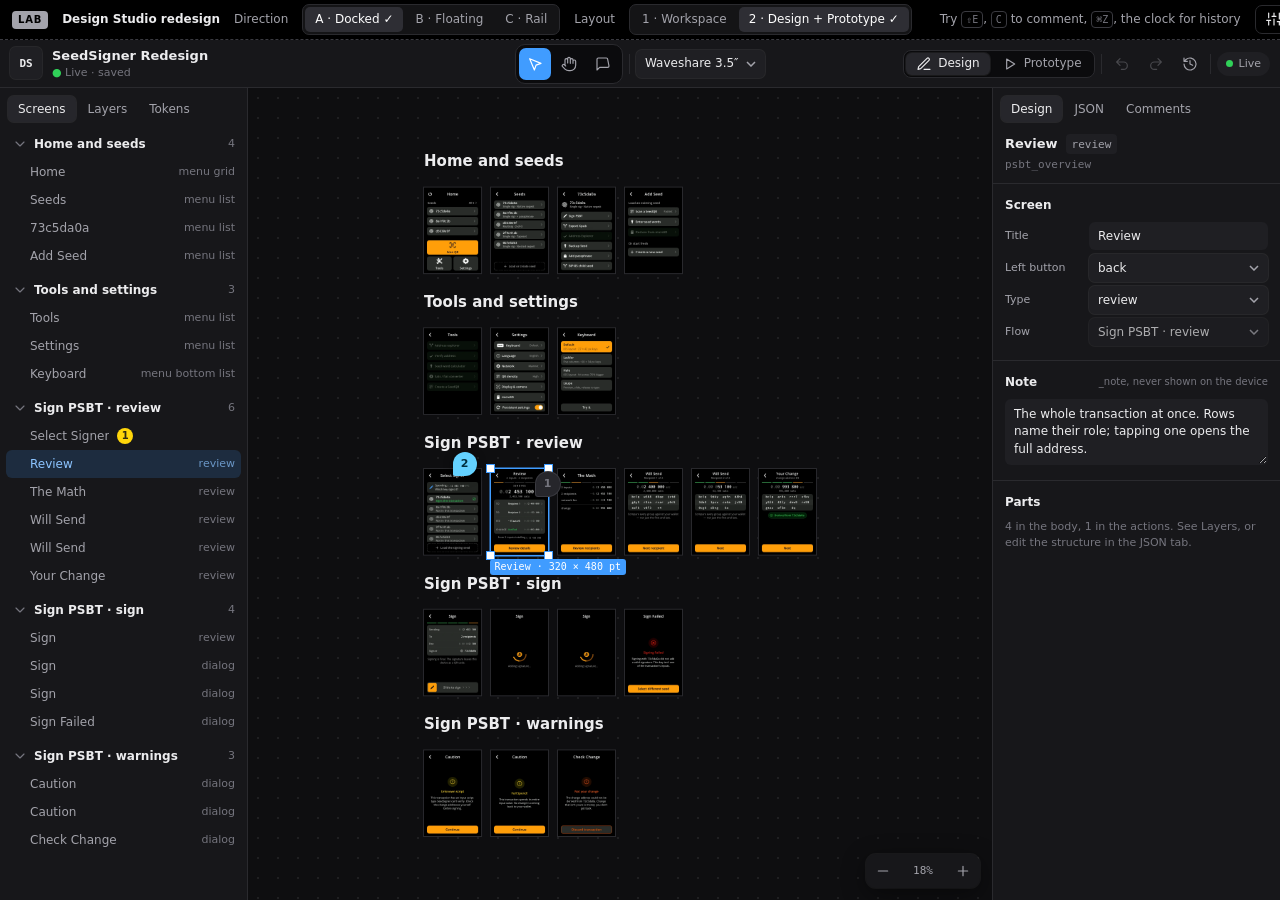
<file: explorations/design-studio-lab.html>
<!doctype html>
<html lang="en">
<head>
<meta charset="utf-8">
<meta name="viewport" content="width=device-width, initial-scale=1">
<title>Design Studio Lab</title>
<!--
  Design Studio redesign: three visual directions (A Docked, B Floating, C Rail) of one studio that
  views AND edits the Redesign. Two layouts behind a setting: Workspace (canvas, Shift+E opens live
  devices over it) and Design + Prototype (Shift+E switches modes). Real engine snapshots and
  component outlines come from design-studio-lab-data.js. A mock: edits change the JSON and the
  history, but the snapshots don't redraw (the real studio redraws in about a second).
-->
<style>
:root {
  color-scheme: dark;
  --bg: #0e0e10; --panel: #17171a; --surface: #1f1f23; --surface-2: #26262b; --well: #0b0b0d;
  --line: #2a2a2e; --line-strong: #3a3a40; --text: #ececee; --text-2: #a3a3ab; --text-3: #75757e;
  --accent: #409CFF; --accent-hover: #5aaaff; --accent-subtle: rgba(64,156,255,.16); --accent-text: #8cc4ff;
  --device: #FF9F0A; --ok: #30D158; --warn: #FFD60A; --err: #FF453A; --agent: #64D2FF;
  --pin: #FFD60A; --pin-ink: #2e2a12;
  --font: -apple-system, BlinkMacSystemFont, "SF Pro Text", "Segoe UI", system-ui, sans-serif;
  --mono: ui-monospace, "SF Mono", Menlo, monospace;
  --fs: 12px; --fs-sm: 11px; --fs-lg: 13px; --row: 28px; --ctl: 28px;
  --top-h: 48px; --left-w: 248px; --right-w: 288px; --rail-w: 48px; --lab-h: 40px;
  --r-sm: 4px; --r-md: 6px; --r-lg: 10px;
  --shadow-pop: 0 10px 30px rgba(0,0,0,.55), 0 0 0 1px rgba(255,255,255,.06);
  --shadow-float: 0 6px 24px rgba(0,0,0,.45), 0 0 0 1px rgba(255,255,255,.06);
  --dur: 120ms;
}
.density-comfy { --fs: 13px; --fs-sm: 12px; --fs-lg: 14px; --row: 32px; --ctl: 32px; --top-h: 52px; --left-w: 264px; --right-w: 304px; }
* { box-sizing: border-box; margin: 0; }
html, body { height: 100%; }
body { background: #000; color: var(--text); font: 400 var(--fs)/1.4 var(--font); -webkit-font-smoothing: antialiased; overflow: hidden; }
button, input, select, textarea { font: inherit; color: inherit; }
button { background: none; border: 0; padding: 0; cursor: pointer; }
button:focus-visible, input:focus-visible, select:focus-visible, textarea:focus-visible { outline: 2px solid var(--accent); outline-offset: 1px; }
svg.i { width: 16px; height: 16px; flex: none; stroke: currentColor; fill: none; stroke-width: 1.75; stroke-linecap: round; stroke-linejoin: round; display: block; }
.mono { font-family: var(--mono); font-variant-numeric: tabular-nums; }
kbd { font: 500 10px/1 var(--mono); color: var(--text-3); border: 1px solid var(--line-strong); border-radius: 4px; padding: 2px 4px; }
.scroll { overflow-y: auto; scrollbar-width: thin; scrollbar-color: var(--line-strong) transparent; }

/* ───────── Lab bar (not part of the studio) ───────── */
#labbar { height: var(--lab-h); display: flex; align-items: center; gap: 14px; padding: 0 12px; background: #000;
  border-bottom: 1px dashed #3a3a40; font-size: 12px; color: #a3a3ab; white-space: nowrap; overflow-x: auto; }
#labbar .tag { font: 600 10px/1 var(--font); letter-spacing: .08em; text-transform: uppercase; color: #000; background: #a3a3ab; padding: 4px 6px; border-radius: 4px; }
#labbar b { color: #ececee; font-weight: 600; }
.lseg { display: inline-flex; background: #141416; border: 1px solid #2a2a2e; border-radius: 7px; padding: 2px; gap: 2px; }
.lseg button { padding: 4px 10px; border-radius: 5px; color: #a3a3ab; }
.lseg button:hover { color: #ececee; }
.lseg button.on { background: #2e2e34; color: #fff; }
#labbar .grow { flex: 1; }
#labbar .lbtn { display: inline-flex; align-items: center; gap: 6px; padding: 5px 10px; border: 1px solid #2a2a2e; border-radius: 7px; color: #ececee; }
#labbar .lbtn:hover { background: #1a1a1d; }

/* ───────── Studio shell ───────── */
#app { position: relative; height: calc(100vh - var(--lab-h)); display: grid; background: var(--bg);
  grid-template-columns: var(--left-w) minmax(0, 1fr) var(--right-w);
  grid-template-rows: var(--top-h) minmax(0, 1fr);
  grid-template-areas: "top top top" "left canvas right"; }
#top { grid-area: top; display: grid; grid-template-columns: 1fr auto 1fr; align-items: center; gap: 10px; padding: 0 10px;
  background: var(--panel); border-bottom: 1px solid var(--line); min-width: 0; }
#rail { grid-area: rail; display: none; }
#left { grid-area: left; background: var(--panel); border-right: 1px solid var(--line); display: flex; flex-direction: column; min-height: 0; }
#right { grid-area: right; background: var(--panel); border-left: 1px solid var(--line); display: flex; flex-direction: column; min-height: 0; }
#canvas { grid-area: canvas; position: relative; overflow: hidden; min-width: 0; background: var(--bg); cursor: default; touch-action: none; }
#player { grid-area: canvas; display: none; position: relative; min-width: 0; min-height: 0; background: var(--bg); }

.zone { display: flex; align-items: center; gap: 6px; min-width: 0; }
.zone.r { justify-content: flex-end; }
.mark { width: 32px; height: 32px; border-radius: var(--r-md); display: grid; place-items: center; background: var(--surface);
  box-shadow: 0 0 0 1px rgba(255,255,255,.07); font: 700 11px/1 var(--mono); color: var(--text); flex: none; }
.mark:hover { background: var(--surface-2); }
.doc { display: flex; flex-direction: column; min-width: 0; padding-left: 4px; }
.doc .name { font-size: var(--fs-lg); font-weight: 600; white-space: nowrap; overflow: hidden; text-overflow: ellipsis; }
.doc .meta { font-size: var(--fs-sm); color: var(--text-3); white-space: nowrap; }
.doc .meta .live { color: var(--ok); }
.crumb { display: none; align-items: center; gap: 6px; color: var(--text-2); white-space: nowrap; min-width: 0; }
.crumb b { color: var(--text); font-weight: 600; }

.tools { display: flex; gap: 2px; padding: 3px; background: var(--well); border: 1px solid var(--line); border-radius: var(--r-lg); }
.tool { position: relative; width: 32px; height: 32px; display: grid; place-items: center; border-radius: 7px; color: var(--text-2);
  transition: background-color var(--dur) ease-out, color var(--dur) ease-out; }
.tool:hover { background: var(--surface); color: var(--text); }
.tool.on { background: var(--accent); color: #fff; }
.tool:active { scale: .96; }
.sep { width: 1px; height: 20px; background: var(--line); flex: none; }
.ibtn { width: var(--ctl); height: var(--ctl); display: grid; place-items: center; border-radius: var(--r-md); color: var(--text-2); flex: none; }
.ibtn:hover { background: var(--surface); color: var(--text); }
.ibtn.on { color: var(--accent-text); background: var(--accent-subtle); }
.ibtn:disabled { opacity: .35; cursor: default; background: none; }
.btn { height: var(--ctl); display: inline-flex; align-items: center; gap: 6px; padding: 0 10px; border-radius: var(--r-md);
  background: var(--surface); box-shadow: 0 0 0 1px rgba(255,255,255,.07); white-space: nowrap; color: var(--text);
  transition: background-color var(--dur) ease-out; }
.btn:hover { background: var(--surface-2); }
.btn:active { scale: .97; }
.btn.primary { background: var(--accent); color: #fff; box-shadow: none; }
.btn.primary:hover { background: var(--accent-hover); }
.btn.ghost { background: none; box-shadow: none; color: var(--text-2); }
.btn.ghost:hover { background: var(--surface); color: var(--text); }
.btn.sm { height: 24px; padding: 0 8px; font-size: var(--fs-sm); }
.btn .count { min-width: 16px; height: 16px; padding: 0 4px; border-radius: 8px; background: rgba(255,255,255,.22); font: 600 10px/16px var(--font); text-align: center; }
.select { height: var(--ctl); appearance: none; -webkit-appearance: none; background: var(--surface) url("data:image/svg+xml,%3Csvg xmlns='http://www.w3.org/2000/svg' width='10' height='6'%3E%3Cpath d='M1 1l4 4 4-4' fill='none' stroke='%23a3a3ab' stroke-width='1.5'/%3E%3C/svg%3E") no-repeat right 9px center;
  border: 0; box-shadow: 0 0 0 1px rgba(255,255,255,.07); border-radius: var(--r-md); padding: 0 26px 0 9px; cursor: pointer; }
.seg { display: inline-flex; gap: 2px; padding: 2px; background: var(--well); border: 1px solid var(--line); border-radius: 8px; }
.seg button { height: calc(var(--ctl) - 6px); padding: 0 10px; border-radius: 6px; color: var(--text-2); display: inline-flex; align-items: center; gap: 6px; white-space: nowrap; }
.seg button:hover { color: var(--text); }
.seg button.on { background: var(--surface-2); color: var(--text); box-shadow: 0 0 0 1px rgba(255,255,255,.07), 0 1px 2px rgba(0,0,0,.4); }
.seg.full { display: flex; } .seg.full button { flex: 1; justify-content: center; }
.status { display: inline-flex; align-items: center; gap: 6px; height: 24px; padding: 0 9px; border-radius: 12px; background: var(--surface); color: var(--text-2); font-size: var(--fs-sm); white-space: nowrap; }
.dot { width: 7px; height: 7px; border-radius: 50%; background: currentColor; flex: none; }
.status .dot { background: var(--ok); }
.unsent { display: none; }
.unsent.show { display: inline-flex; }
.unsent .dot { background: var(--pin); }

/* Panels */
.ph { height: 40px; flex: none; display: flex; align-items: center; justify-content: space-between; gap: 8px; padding: 0 12px; border-bottom: 1px solid var(--line); }
.ph h2 { font-size: var(--fs-lg); font-weight: 600; }
.ptabs { display: flex; gap: 2px; padding: 8px 8px 0; flex: none; }
.ptabs button { height: 26px; padding: 0 10px; border-radius: 6px; color: var(--text-2); display: inline-flex; align-items: center; gap: 6px; }
.ptabs button:hover { color: var(--text); background: var(--surface); }
.ptabs button.on { color: var(--text); background: var(--surface-2); box-shadow: 0 0 0 1px rgba(255,255,255,.07); }
.ptabs .badge { min-width: 16px; height: 16px; padding: 0 4px; border-radius: 8px; background: var(--pin); color: var(--pin-ink); font: 600 10px/16px var(--font); text-align: center; }
.pbody { flex: 1; min-height: 0; padding: 8px 0 16px; }
.sec { padding: 10px 12px; border-bottom: 1px solid var(--line); }
.sec:last-child { border-bottom: 0; }
.sech { height: 22px; display: flex; align-items: center; justify-content: space-between; font-weight: 600; margin-bottom: 6px; }
.sech small { font-weight: 400; color: var(--text-3); }
.note { color: var(--text-3); font-size: var(--fs-sm); line-height: 1.45; }
.field { display: grid; grid-template-columns: 76px minmax(0, 1fr); align-items: center; gap: 8px; min-height: var(--ctl); margin-bottom: 4px; }
.field > label, .field > span.k { color: var(--text-2); font-size: var(--fs-sm); }
.input { width: 100%; height: var(--ctl); background: var(--surface); border: 1px solid transparent; border-radius: var(--r-md); padding: 0 8px; }
.input:hover { border-color: var(--line-strong); }
.input:focus { outline: none; border-color: var(--accent); background: var(--well); }
textarea.input { height: auto; min-height: 56px; padding: 6px 8px; resize: vertical; line-height: 1.45; }
.switch { position: relative; width: 28px; height: 16px; border-radius: 8px; background: var(--line-strong); transition: background-color var(--dur); }
.switch::after { content: ""; position: absolute; top: 2px; left: 2px; width: 12px; height: 12px; border-radius: 50%; background: #fff; transition: translate var(--dur) ease-out; }
.switch.on { background: var(--accent); } .switch.on::after { translate: 12px 0; }
.tokrow { display: grid; grid-template-columns: minmax(0, 1fr) auto; gap: 8px; align-items: center; min-height: 26px; padding: 0 6px; margin: 0 -6px; border-radius: var(--r-md); cursor: pointer; }
.tokrow:hover { background: var(--surface); }
.tokrow .k { color: var(--text-2); font-size: var(--fs-sm); overflow: hidden; text-overflow: ellipsis; white-space: nowrap; }
.tokrow .v { font: 500 11px var(--mono); color: var(--text); display: inline-flex; align-items: center; gap: 6px; }
.chip { display: inline-flex; align-items: center; gap: 4px; height: 20px; padding: 0 6px; border-radius: 4px; background: var(--surface); font: 500 11px var(--mono); color: var(--text-2); }
.chip.tok { color: var(--accent-text); background: var(--accent-subtle); }
.sw { width: 14px; height: 14px; border-radius: 3px; box-shadow: inset 0 0 0 1px rgba(255,255,255,.15); flex: none; }
.selhead { padding: 12px; border-bottom: 1px solid var(--line); display: flex; flex-direction: column; gap: 4px; }
.selhead .t { display: flex; align-items: center; gap: 8px; font-size: var(--fs-lg); font-weight: 600; }
.selhead .p { font: 11px var(--mono); color: var(--text-3); overflow-wrap: anywhere; }
.empty { padding: 28px 16px; text-align: center; color: var(--text-3); display: flex; flex-direction: column; align-items: center; gap: 8px; }
.empty b { color: var(--text-2); font-weight: 600; }

/* Tree */
.tree { padding: 0 6px; }
.grp { margin-bottom: 6px; }
.grph { height: var(--row); display: flex; align-items: center; gap: 6px; padding: 0 6px; color: var(--text); font-weight: 600; border-radius: var(--r-md); cursor: pointer; }
.grph:hover { background: var(--surface); }
.grph .n { margin-left: auto; color: var(--text-3); font-weight: 400; font-size: var(--fs-sm); }
.grph svg { transition: rotate var(--dur); color: var(--text-3); }
.grp.closed .grph svg { rotate: -90deg; }
.grp.closed .rows { display: none; }
.trow { height: var(--row); display: flex; align-items: center; gap: 8px; padding: 0 6px 0 24px; border-radius: var(--r-md); color: var(--text-2); cursor: pointer; white-space: nowrap; }
.trow:hover { background: var(--surface); color: var(--text); }
.trow.on { background: var(--accent-subtle); color: var(--accent-text); }
.trow .nm { overflow: hidden; text-overflow: ellipsis; }
.trow .ty { margin-left: auto; color: var(--text-3); font-size: var(--fs-sm); }
.trow.on .ty { color: var(--accent-text); opacity: .7; }
.trow .cm { min-width: 16px; height: 16px; border-radius: 8px; background: var(--pin); color: var(--pin-ink); font: 600 10px/16px var(--font); text-align: center; padding: 0 4px; }
.trow.edited .nm::after { content: ""; display: inline-block; width: 6px; height: 6px; border-radius: 50%; background: var(--accent); margin-left: 6px; vertical-align: 1px; }

/* Canvas */
#canvas.dots { background-image: radial-gradient(rgba(255,255,255,.07) 1px, transparent 1px); background-size: 20px 20px; }
#canvas.panning, #canvas.tool-hand { cursor: grab; }
#canvas.panning.dragging { cursor: grabbing; }
#canvas.tool-comment { cursor: crosshair; }
#world { position: absolute; left: 0; top: 0; transform-origin: 0 0; }
.sect { position: absolute; }
.sect h3 { font: 600 calc(15px * var(--inv))/1.25 var(--font); color: var(--text); white-space: nowrap; }
.sect p { font: 400 calc(12px * var(--inv))/1.4 var(--font); color: var(--text-3); margin-top: calc(2px * var(--inv)); white-space: nowrap; }
#world.far .sect p, #world.far .art .lbl { display: none; }
.art { position: absolute; }
.art .lbl { position: absolute; left: 0; right: 0; bottom: 100%; display: flex; align-items: baseline; justify-content: space-between; gap: 6px; overflow: hidden;
  font-size: calc(12px * var(--inv)); padding-bottom: calc(6px * var(--inv)); color: var(--text-2); white-space: nowrap; cursor: pointer; }
.art .lbl .ty { color: var(--text-3); font-size: calc(11px * var(--inv)); flex: none; }
.art .lbl .nm { min-width: 0; overflow: hidden; text-overflow: ellipsis; }
#world.mid .art .lbl .ty { display: none; }
.labels-name .art .lbl .ty { display: none; }
.art .lbl:hover, .art.on .lbl { color: var(--accent-text); }
.art .frame { position: absolute; inset: 0; background: #000; overflow: hidden; box-shadow: 0 0 0 calc(1px * var(--inv)) var(--line); }
.art .frame img { width: 100%; height: 100%; display: block; image-rendering: auto; user-select: none; -webkit-user-drag: none; }
.art.edited .lbl .nm::after { content: " ●"; color: var(--accent); }
#ov { position: absolute; inset: 0; pointer-events: none; }
.hbox, .sbox { position: absolute; pointer-events: none; }
.hbox { box-shadow: 0 0 0 1px var(--accent); }
.sbox { box-shadow: 0 0 0 1.5px var(--accent); }
.sbox .tag { position: absolute; left: -1.5px; top: 100%; margin-top: 4px; background: var(--accent); color: #fff; font: 500 10px/1 var(--mono); padding: 3px 5px; border-radius: 3px; white-space: nowrap; }
.sbox .hd { position: absolute; width: 7px; height: 7px; background: #fff; box-shadow: 0 0 0 1px var(--accent); }
.pin { position: absolute; width: 24px; height: 24px; margin: -24px 0 0 0; border-radius: 12px 12px 12px 2px; background: var(--pin); color: var(--pin-ink);
  font: 700 11px/24px var(--font); text-align: center; pointer-events: auto; cursor: pointer; box-shadow: 0 2px 8px rgba(0,0,0,.5); transition: scale var(--dur); }
.pin:hover { scale: 1.08; }
.pin.sent { background: var(--agent); color: #00303f; }
.pin.resolved { background: var(--surface-2); color: var(--text-3); box-shadow: 0 0 0 1px var(--line-strong); }
.pin.on { box-shadow: 0 0 0 2px var(--bg), 0 0 0 4px var(--accent); }
.hide-resolved .pin.resolved { display: none; }
.pop { position: absolute; width: 260px; background: var(--surface); border-radius: var(--r-lg); box-shadow: var(--shadow-pop); padding: 10px; pointer-events: auto; display: flex; flex-direction: column; gap: 8px; z-index: 5; }
.pop .row { display: flex; justify-content: space-between; align-items: center; gap: 8px; }
.inline-edit { position: absolute; pointer-events: auto; background: rgba(0,0,0,.85); color: #fff; border: 1.5px solid var(--accent); border-radius: 3px; padding: 0 6px; font: 600 14px var(--font); z-index: 6; }
#zoombar { position: absolute; right: 12px; bottom: 12px; display: flex; gap: 2px; padding: 3px; background: var(--panel); border-radius: var(--r-lg); box-shadow: var(--shadow-float); }
#zoombar .z { min-width: 48px; text-align: center; font: 500 11px/28px var(--mono); color: var(--text-2); }
#banner { position: absolute; left: 50%; top: 12px; translate: -50% 0; display: none; align-items: center; gap: 10px; padding: 6px 6px 6px 12px; background: var(--surface); border-radius: var(--r-lg); box-shadow: var(--shadow-pop); white-space: nowrap; z-index: 4; }
#banner.show { display: flex; }
#canvas.viewing::after { content: ""; position: absolute; inset: 0; box-shadow: inset 0 0 0 2px var(--agent); pointer-events: none; }
#toast { position: absolute; left: 50%; bottom: 20px; translate: -50% 0; padding: 8px 12px; border-radius: var(--r-lg); background: #2e2e34; box-shadow: var(--shadow-pop); color: var(--text); opacity: 0; transition: opacity 160ms ease-out, translate 160ms ease-out; pointer-events: none; white-space: nowrap; z-index: 50; }
#toast.show { opacity: 1; translate: -50% -4px; }
.floatbar { position: absolute; left: 50%; bottom: 14px; translate: -50% 0; display: none; align-items: center; gap: 6px; padding: 4px; background: var(--panel); border-radius: 12px; box-shadow: var(--shadow-float); z-index: 3; }

/* Player (live devices) */
#player .pbar { position: absolute; left: 0; right: 0; top: 0; height: 48px; display: flex; align-items: center; gap: 8px; padding: 0 12px; border-bottom: 1px solid var(--line); }
#player .pbar .title { margin-right: auto; font-weight: 600; font-size: var(--fs-lg); display: flex; align-items: center; gap: 8px; white-space: nowrap; min-width: 0; }
#player .pbar .close { position: absolute; right: 12px; }
#stage { position: absolute; inset: 48px 0 0 0; display: flex; align-items: center; justify-content: center; gap: 48px; padding: 16px 24px 24px; }
.dev { display: flex; flex-direction: column; align-items: center; gap: 10px; }
.bezel { padding: 10px; background: #1b1b1e; border-radius: 22px; box-shadow: inset 0 0 0 1px #2c2c31, 0 24px 48px -24px #000; }
.screen { position: relative; background: #000; overflow: hidden; border-radius: 4px; cursor: pointer; }
.screen img { width: 100%; height: 100%; display: block; user-select: none; -webkit-user-drag: none; }
.screen .hbox, .screen .sbox { position: absolute; }
.screen .tap { position: absolute; border-radius: 10px; background: rgba(255,255,255,.18); pointer-events: none; animation: tap 260ms ease-out forwards; }
@keyframes tap { from { opacity: 1; } to { opacity: 0; } }
.pright { margin-left: auto; display: flex; align-items: center; gap: 8px; }
.pright .lbl { color: var(--text-3); font-size: var(--fs-sm); white-space: nowrap; }
.screen.commenting { cursor: crosshair; }
.screen .pin { margin: -20px 0 0 0; width: 20px; height: 20px; border-radius: 10px 10px 10px 2px; font-size: 10px; line-height: 20px; }
.dev { position: relative; }
.dev .pop { z-index: 30; }
.abadge { display: inline-flex; align-items: center; gap: 3px; height: 16px; padding: 0 5px; margin-left: 6px; border-radius: 4px; background: rgba(100,210,255,.14); color: var(--agent); font: 600 10px/16px var(--font); vertical-align: 1px; }
.abadge svg { width: 10px; height: 10px; }
.dev figcaption { text-align: center; color: var(--text-2); display: flex; flex-direction: column; gap: 1px; font-size: var(--fs-sm); }
.dev figcaption b { color: var(--text); font-weight: 600; font-size: var(--fs); }
.dev figcaption .d { color: var(--text-3); }
.overlay-play #player { display: block; grid-area: 2 / 1 / 3 / -1; z-index: 20; background: var(--bg); }
.mode-proto #canvas { display: none; }
.mode-proto #player { display: block; }

/* Right panel: JSON + comments + history */
.jsonwrap { display: grid; grid-template-columns: auto minmax(0, 1fr); background: var(--well); border: 1px solid var(--line); border-radius: var(--r-md); overflow: hidden; }
.jsonwrap.bad { border-color: var(--err); }
.gutter { padding: 8px 6px 8px 8px; font: 11px/1.6 var(--mono); color: var(--text-3); text-align: right; user-select: none; white-space: pre; }
.code { width: 100%; min-height: 320px; padding: 8px; border: 0; background: none; resize: none; font: 11px/1.6 var(--mono); color: var(--text); white-space: pre; overflow: auto; tab-size: 2; }
.code:focus { outline: none; }
.jstat { display: flex; align-items: center; gap: 6px; font-size: var(--fs-sm); color: var(--text-3); margin-top: 6px; }
.jstat.ok .dot { background: var(--ok); } .jstat.bad { color: var(--err); } .jstat.bad .dot { background: var(--err); }
.cmt { padding: 10px 12px; border-bottom: 1px solid var(--line); cursor: pointer; display: flex; flex-direction: column; gap: 6px; }
.cmt:hover { background: rgba(255,255,255,.02); }
.cmt.on { background: var(--accent-subtle); }
.cmt .h { display: flex; align-items: center; gap: 8px; }
.cmt .num { width: 20px; height: 20px; border-radius: 10px 10px 10px 2px; background: var(--pin); color: var(--pin-ink); font: 700 10px/20px var(--font); text-align: center; flex: none; }
.cmt .num.sent { background: var(--agent); color: #00303f; } .cmt .num.resolved { background: var(--surface-2); color: var(--text-3); }
.cmt .where { color: var(--text-2); font-size: var(--fs-sm); overflow: hidden; text-overflow: ellipsis; white-space: nowrap; }
.cmt .st { margin-left: auto; font-size: 10px; font-weight: 600; letter-spacing: .02em; padding: 2px 6px; border-radius: 4px; white-space: nowrap; }
.st.draft { background: rgba(255,214,10,.14); color: var(--pin); } .st.sent { background: rgba(100,210,255,.14); color: var(--agent); } .st.resolved { background: var(--surface); color: var(--text-3); }
.cmt .body { line-height: 1.45; }
.reply { margin-left: 28px; padding: 6px 8px; border-radius: var(--r-md); background: var(--surface); line-height: 1.45; }
.reply .who { font-size: var(--fs-sm); color: var(--agent); font-weight: 600; margin-bottom: 2px; }
.cfoot { flex: none; padding: 10px 12px; border-top: 1px solid var(--line); display: flex; flex-direction: column; gap: 8px; }
.callout { padding: 8px 10px; border-radius: var(--r-md); background: rgba(100,210,255,.08); box-shadow: inset 0 0 0 1px rgba(100,210,255,.22); color: var(--text-2); line-height: 1.45; }
.callout b { color: var(--text); font-weight: 600; }
.ver { display: grid; grid-template-columns: 14px minmax(0, 1fr) auto; gap: 8px; padding: 8px 12px; cursor: pointer; align-items: start; }
.ver:hover { background: var(--surface); }
.ver.on { background: var(--accent-subtle); }
.ver .vd { width: 9px; height: 9px; border-radius: 50%; margin-top: 4px; background: var(--text-3); box-shadow: 0 0 0 3px var(--panel); }
.ver.you .vd { background: var(--accent); } .ver.agent .vd { background: var(--agent); } .ver.named .vd { background: var(--device); border-radius: 2px; }
.ver .vt { font-weight: 600; } .ver.cur .vt { color: var(--text); }
.ver .vm { color: var(--text-3); font-size: var(--fs-sm); margin-top: 1px; }
.ver .vx { color: var(--text-2); font-size: var(--fs-sm); margin-top: 3px; line-height: 1.4; }
.vday { padding: 12px 12px 4px; font-size: var(--fs-sm); color: var(--text-3); font-weight: 600; }
.vline { position: relative; }
.vline::before { content: ""; position: absolute; left: 16px; top: 0; bottom: 0; width: 1px; background: var(--line); }

/* Popovers + menus */
.menu { position: absolute; min-width: 240px; background: var(--surface); border-radius: var(--r-lg); box-shadow: var(--shadow-pop); padding: 4px; z-index: 60; display: none; }
.menu.show { display: block; }
.menu button { width: 100%; height: 28px; display: flex; align-items: center; gap: 8px; padding: 0 8px; border-radius: var(--r-md); text-align: left; white-space: nowrap; }
.menu button:hover { background: var(--accent); color: #fff; }
.menu button:hover kbd, .menu button:hover .mt { color: #fff; border-color: rgba(255,255,255,.5); }
.menu button kbd, .menu button .mt { margin-left: auto; }
.menu .mt { color: var(--text-3); }
.menu hr { border: 0; border-top: 1px solid var(--line-strong); margin: 4px 0; }
.menu .mh { padding: 6px 8px 2px; font-size: var(--fs-sm); color: var(--text-3); }
.menu .ck { width: 16px; display: grid; place-items: center; }
#scrim { position: fixed; inset: 0; display: none; place-items: center; background: rgba(5,5,8,.6); z-index: 70; }
#scrim.show { display: grid; }
.dialog { width: min(560px, calc(100vw - 32px)); max-height: calc(100vh - 64px); background: var(--panel); border-radius: 12px; box-shadow: var(--shadow-pop); display: flex; flex-direction: column; }
.dialog .grid { display: grid; grid-template-columns: 1fr 1fr; gap: 4px 24px; padding: 12px 16px 18px; }
.dialog .kr { display: flex; justify-content: space-between; align-items: center; height: 28px; color: var(--text-2); }

/* ───────── B · Floating ───────── */
.dir-b #app { display: block; }
.dir-b #canvas, .dir-b #player { position: absolute; inset: 0; }
.dir-b.overlay-play #player { inset: 0; }
.dir-b #top { position: absolute; inset: 10px 10px auto 10px; height: auto; background: none; border: 0; padding: 0; z-index: 10; pointer-events: none; }
.dir-b #top .zone { pointer-events: auto; background: var(--panel); border-radius: 12px; box-shadow: var(--shadow-float); padding: 5px; justify-self: start; }
.dir-b #top .zone.c { justify-self: center; } .dir-b #top .zone.r { justify-self: end; }
.dir-b #top .tools { background: none; border: 0; padding: 0; }
.dir-b #left, .dir-b #right { position: absolute; top: 66px; bottom: 10px; border: 0; border-radius: 12px; box-shadow: var(--shadow-float); z-index: 9; overflow: hidden; }
.dir-b #left { left: 10px; width: var(--left-w); } .dir-b #right { right: 10px; width: var(--right-w); }
.dir-b #zoombar { right: calc(var(--right-w) + 22px); bottom: 10px; }
.dir-b #banner { top: 70px; }
.dir-b.ui-hidden #left, .dir-b.ui-hidden #right { display: none; }
.dir-b.ui-hidden #zoombar { right: 10px; }
.dir-b #stage { inset: 66px calc(var(--right-w) + 20px) 10px calc(var(--left-w) + 20px); }
.dir-b.overlay-play #stage { inset: 66px 20px 10px 20px; }
.dir-b #player .pbar { top: 66px; left: calc(var(--left-w) + 20px); right: calc(var(--right-w) + 20px); }
.dir-b.overlay-play #player .pbar { left: 0; right: 0; }
.dir-b.overlay-play #player { z-index: 8; }
.dir-b.overlay-play #left, .dir-b.overlay-play #right { display: none; }
.dir-b #player .pbar + #stage { top: 114px; }

/* ───────── C · Rail ───────── */
.dir-c { --top-h: 44px; }
.dir-c #app { grid-template-columns: var(--rail-w) var(--left-w) minmax(0, 1fr) var(--right-w); grid-template-areas: "top top top top" "rail left canvas right"; }
.dir-c.left-closed #app { grid-template-columns: var(--rail-w) 0 minmax(0, 1fr) var(--right-w); }
.dir-c.left-closed #left { display: none; }
.dir-c #rail { display: flex; flex-direction: column; align-items: center; gap: 4px; padding: 8px 0; background: var(--panel); border-right: 1px solid var(--line); }
.dir-c #rail .rb { width: 36px; height: 36px; border-radius: 8px; display: grid; place-items: center; color: var(--text-2); position: relative; }
.dir-c #rail .rb:hover { background: var(--surface); color: var(--text); }
.dir-c #rail .rb.on { background: var(--accent-subtle); color: var(--accent-text); }
.dir-c #rail .rb .badge { position: absolute; top: 3px; right: 3px; width: 8px; height: 8px; border-radius: 50%; background: var(--pin); }
.dir-c #rail .grow { flex: 1; }
.dir-c #left .ptabs { display: none; }
.dir-c .crumb { display: flex; }
.dir-c .doc { display: none; }
.dir-c #top .tools { display: none; }
.dir-c .floatbar { display: flex; }
.dir-c.mode-proto .floatbar, .dir-c.overlay-play .floatbar { display: none; }
.dir-c #zoombar { bottom: 14px; }

/* Dials drawer (lab only) */
#dials { position: fixed; top: var(--lab-h); right: 0; bottom: 0; width: 320px; background: #111113; border-left: 1px dashed #3a3a40; z-index: 80; translate: 100% 0; transition: translate 180ms ease-out; display: flex; flex-direction: column; font-size: 12px; }
#dials.show { translate: 0 0; }
#dials .dh { display: flex; justify-content: space-between; align-items: center; padding: 12px 14px; border-bottom: 1px solid #2a2a2e; }
#dials .dh b { font-size: 13px; }
#dials .db { padding: 8px 14px 24px; display: flex; flex-direction: column; gap: 16px; }
#dials .dl { display: flex; flex-direction: column; gap: 6px; }
#dials .dl > span { color: #a3a3ab; }
#dials p { color: #8a8a92; line-height: 1.5; }
#dials .dirnote { padding: 10px 12px; border-radius: 8px; background: #19191c; line-height: 1.5; color: #c4c4ca; }
#dials .dirnote b { color: #fff; }
#dials .chk { display: flex; justify-content: space-between; align-items: center; gap: 8px; cursor: pointer; }
</style>
</head>
<body class="dir-a layout-ws mode-design density-compact">

<div id="labbar">
  <span class="tag">Lab</span>
  <b>Design Studio redesign</b>
  <span>Direction</span>
  <div class="lseg" id="lab-dir"><button data-v="a">A · Docked ✓</button><button data-v="b">B · Floating</button><button data-v="c">C · Rail</button></div>
  <span>Layout</span>
  <div class="lseg" id="lab-layout"><button data-v="ws">1 · Workspace</button><button data-v="dp">2 · Design + Prototype ✓</button></div>
  <span class="grow"></span>
  <span id="lab-hint">Try <kbd>⇧E</kbd>, <kbd>C</kbd> to comment, <kbd>⌘Z</kbd>, the clock for history</span>
  <button class="lbtn" id="lab-dials"><svg class="i" viewBox="0 0 24 24"><path d="M4 21v-7M4 10V3M12 21v-9M12 8V3M20 21v-5M20 12V3M1 14h6M9 8h6M17 16h6"/></svg>Dials</button>
</div>

<div id="app">
  <header id="top">
    <div class="zone l">
      <button class="mark" id="menu-btn" title="Menu" aria-haspopup="menu">DS</button>
      <div class="doc"><span class="name">SeedSigner Redesign</span><span class="meta" id="saved"><span class="live">●</span> Live · saved</span></div>
      <div class="crumb" id="crumb"></div>
    </div>
    <div class="zone c" id="center"></div>
    <div class="zone r">
      <span id="modeslot" style="display:contents"></span>
      <button class="ibtn" id="undo" title="Undo (⌘Z)"><svg class="i" viewBox="0 0 24 24"><path d="M9 14 4 9l5-5M4 9h10.5a5.5 5.5 0 0 1 0 11H11"/></svg></button>
      <button class="ibtn" id="redo" title="Redo (⇧⌘Z)"><svg class="i" viewBox="0 0 24 24"><path d="m15 14 5-5-5-5M20 9H9.5a5.5 5.5 0 0 0 0 11H13"/></svg></button>
      <button class="ibtn" id="hist-btn" title="Version history (⌥⌘H)"><svg class="i" viewBox="0 0 24 24"><path d="M3 12a9 9 0 1 0 3-6.7L3 8M3 3v5h5M12 7v5l4 2"/></svg></button>
      <span class="sep"></span>
      <button class="btn unsent" id="unsent-btn" title="Comments waiting to be sent"><span class="dot"></span><span id="unsent-n">0</span> to send</button>
      <span class="status" title="The studio server is running; edits save to the JSON files"><span class="dot"></span>Live</span>
    </div>
  </header>

  <nav id="rail" aria-label="Panels">
    <button class="rb" data-tab="screens" title="Screens (⌥1)"><svg class="i" viewBox="0 0 24 24"><path d="M3 3h7v9H3zM14 3h7v5h-7zM14 12h7v9h-7zM3 16h7v5H3z"/></svg></button>
    <button class="rb" data-tab="layers" title="Layers (⌥2)"><svg class="i" viewBox="0 0 24 24"><path d="M12 2 2 7l10 5 10-5-10-5zM2 17l10 5 10-5M2 12l10 5 10-5"/></svg></button>
    <button class="rb" data-tab="tokens" title="Tokens (⌥3)"><svg class="i" viewBox="0 0 24 24"><path d="M12 2.7s-7 7.3-7 12a7 7 0 0 0 14 0c0-4.7-7-12-7-12z"/></svg></button>
    <span class="grow"></span>
    <button class="rb" data-tab="comments-r" title="Comments"><svg class="i" viewBox="0 0 24 24"><path d="M21 15a2 2 0 0 1-2 2H7l-4 4V5a2 2 0 0 1 2-2h12a2 2 0 0 1 2 2z"/></svg><span class="badge" id="rail-badge" hidden></span></button>
    <button class="rb" data-tab="history-r" title="Version history"><svg class="i" viewBox="0 0 24 24"><path d="M3 12a9 9 0 1 0 3-6.7L3 8M3 3v5h5M12 7v5l4 2"/></svg></button>
  </nav>

  <aside id="left" aria-label="Screens, layers and tokens">
    <div class="ptabs" id="ltabs"><button data-tab="screens">Screens</button><button data-tab="layers">Layers</button><button data-tab="tokens">Tokens</button></div>
    <div class="ph" id="lhead" style="display:none"></div>
    <div class="pbody scroll" id="lbody"></div>
  </aside>

  <main id="canvas" class="dots" aria-label="Canvas">
    <div id="world"></div>
    <div id="ov"></div>
    <div id="banner"></div>
    <div id="zoombar">
      <button class="ibtn" id="zout" title="Zoom out (−)"><svg class="i" viewBox="0 0 24 24"><path d="M5 12h14"/></svg></button>
      <button class="z" id="zpct" title="Zoom menu">100%</button>
      <button class="ibtn" id="zin" title="Zoom in (+)"><svg class="i" viewBox="0 0 24 24"><path d="M12 5v14M5 12h14"/></svg></button>
    </div>
    <div class="floatbar" id="floatbar"></div>
  </main>

  <section id="player" aria-label="Live devices">
    <div class="pbar" id="pbar"></div>
    <div id="stage"></div>
  </section>

  <aside id="right" aria-label="Inspector"></aside>
  <div id="toast" role="status"></div>
</div>

<div class="menu" id="menu" role="menu"></div>
<div id="scrim"></div>

<aside id="dials" aria-label="Lab dials">
  <div class="dh"><b>Dials</b><button class="ibtn" id="dials-x" title="Close"><svg class="i" viewBox="0 0 24 24"><path d="M18 6 6 18M6 6l12 12"/></svg></button></div>
  <div class="db scroll" id="dbody"></div>
</aside>

<script src="design-studio-lab-data.js"></script>
<script>
(function () {
'use strict';
var D = window.LAB_DATA;
var $ = function (s, r) { return (r || document).querySelector(s); };
var esc = function (s) { return String(s == null ? '' : s).replace(/[&<>"]/g, function (c) { return { '&': '&amp;', '<': '&lt;', '>': '&gt;', '"': '&quot;' }[c]; }); };
var clone = function (o) { return JSON.parse(JSON.stringify(o)); };
var ICON = {
  select: '<path d="M4 4l7.07 17 2.51-7.39L21 11.07z"/>',
  hand: '<path d="M18 11V6a2 2 0 0 0-4 0v5M14 10V4a2 2 0 0 0-4 0v6M10 10.5V6a2 2 0 0 0-4 0v8M18 8a2 2 0 1 1 4 0v6a8 8 0 0 1-8 8h-2c-2.8 0-4.5-.86-6-2.34l-3.6-3.6a2 2 0 0 1 2.83-2.82L7 15"/>',
  comment: '<path d="M21 15a2 2 0 0 1-2 2H7l-4 4V5a2 2 0 0 1 2-2h12a2 2 0 0 1 2 2z"/>',
  play: '<path d="M7 4.5v15l12-7.5z"/>',
  pen: '<path d="M12 20h9M16.5 3.5a2.1 2.1 0 0 1 3 3L7 19l-4 1 1-4z"/>',
  x: '<path d="M18 6 6 18M6 6l12 12"/>',
  check: '<path d="M20 6 9 17l-5-5"/>',
  chev: '<path d="m6 9 6 6 6-6"/>',
  ext: '<path d="M15 3h6v6M10 14 21 3M21 14v5a2 2 0 0 1-2 2H5a2 2 0 0 1-2-2V5a2 2 0 0 1 2-2h5"/>',
  send: '<path d="M22 2 11 13M22 2l-7 20-4-9-9-4z"/>',
  restart: '<path d="M3 12a9 9 0 1 0 3-6.7L3 8M3 3v5h5"/>',
  back: '<path d="m15 18-6-6 6-6"/>',
  inspect: '<path d="M3 3h6M3 3v6M21 3h-6M21 3v6M3 21h6M3 21v-6M21 21h-6M21 21v-6M9 12h6M12 9v6"/>',
  tap: '<path d="M9 9V4.5a1.5 1.5 0 0 1 3 0V12M12 10.5a1.5 1.5 0 0 1 3 0V12M15 11a1.5 1.5 0 0 1 3 0v3a6 6 0 0 1-6 6h-1a6 6 0 0 1-4.5-2L4 14.5a1.5 1.5 0 0 1 2.2-2L9 15"/>',
  bookmark: '<path d="M19 21l-7-5-7 5V5a2 2 0 0 1 2-2h10a2 2 0 0 1 2 2z"/>',
  copy: '<path d="M8 8h12v12H8zM4 16V4h12"/>',
  braces: '<path d="M8 3H7a2 2 0 0 0-2 2v5a2 2 0 0 1-2 2 2 2 0 0 1 2 2v5a2 2 0 0 0 2 2h1M16 21h1a2 2 0 0 0 2-2v-5a2 2 0 0 1 2-2 2 2 0 0 1-2-2V5a2 2 0 0 0-2-2h-1"/>',
  eye: '<path d="M2 12s3.5-7 10-7 10 7 10 7-3.5 7-10 7S2 12 2 12z"/><circle cx="12" cy="12" r="3"/>',
  panel: '<path d="M3 4h18v16H3zM9 4v16M15 4v16"/>'
};
var ic = function (n) { return '<svg class="i" viewBox="0 0 24 24">' + ICON[n] + '</svg>'; };

// ── Proposed flows (the hand-written list that would live in prototype.json) ──
var FLOWS = [
  { id: 'home', title: 'Home and seeds', sub: 'Where every session starts: the seed list, one seed, adding a seed.', screens: ['home', 'seeds', 'seed', 'add_seed'] },
  { id: 'tools', title: 'Tools and settings', sub: 'Everything off Home that isn’t a seed.', screens: ['tools', 'settings', 'kb_style'] },
  { id: 'review', title: 'Sign PSBT · review', sub: 'Pick the signer, then how much leaves this wallet and where it goes.', screens: ['psbt_select_seed', 'psbt_overview', 'psbt_math', 'psbt_send_1', 'psbt_send_2', 'psbt_change'] },
  { id: 'sign', title: 'Sign PSBT · sign', sub: 'The one irreversible control on the device: a slide, not a tap.', screens: ['psbt_sign', 'psbt_signing', 'psbt_signing_fail', 'psbt_error'] },
  { id: 'alerts', title: 'Sign PSBT · warnings', sub: 'Three severities, one component. Each breathes so none is dismissed on reflex.', screens: ['psbt_warn_script', 'psbt_warn_nochange', 'psbt_verify_failed'] }
];
var META = {}; D.list.forEach(function (s) { META[s.id] = s; });
var SIZES = { '320x480': { name: 'Waveshare 3.5″', w: 320, h: 480, px: 1 }, '480x800': { name: 'Waveshare 4.3″', w: 480, h: 800, px: 1.5 } };
var DEFAULT_COMMENTS = [
  { id: 1, screen: 'psbt_overview', x: 250, y: 150, part: 'tx_card', path: null, text: 'Fee line feels cramped. Try 4 pt more space above it.', status: 'resolved', time: '13:58',
    replies: [{ who: 'Agent', text: 'Added space.xxs above the fee row in tx_card. Resolved.' }] },
  { id: 2, screen: 'psbt_select_seed', x: 160, y: 40, part: 'navbar', path: 'psbt_select_seed.navbar', text: '“Select Signer” → “Choose a seed to sign”? Ask before changing.', status: 'sent', time: '15:20', replies: [] }
];
var VERSIONS = [
  { day: 'Today', t: '15:12', who: 'agent', title: 'Addressed 3 comments', x: 'Fee spacing in tx_card, Caution copy, Back on Will Send' },
  { day: 'Today', t: '14:40', who: 'you', title: 'Edited Select Signer', x: 'Navbar title, row labels' },
  { day: 'Today', t: '14:05', who: 'you', title: 'Restored the 11:20 version', x: '' },
  { day: 'Today', t: '11:20', who: 'agent', title: 'Ported the Caution screens', x: 'psbt_warn_script, psbt_warn_nochange' },
  { day: 'Yesterday', t: '18:02', who: 'named', title: 'PSBT flow ported', x: 'Named by you' },
  { day: 'Yesterday', t: '16:30', who: 'you', title: 'Tokens: rowH 48 → 52 → 48', x: '' },
  { day: 'Oct 16', t: '17:45', who: 'named', title: 'Foundation screens', x: 'Named by you' }
];

// ── State ──
var store = { get: function (k, d) { try { var v = localStorage.getItem('dslab.' + k); return v == null ? d : JSON.parse(v); } catch (e) { return d; } },
              set: function (k, v) { try { localStorage.setItem('dslab.' + k, JSON.stringify(v)); } catch (e) {} } };
var S = {
  dir: store.get('dir', 'a'), layout: store.get('layout', 'dp'), fps: store.get('fps', 60), pmode: 'tap', pcomposer: null, density: store.get('density', 'compact'),
  bg: store.get('bg', 'dots'), labels: store.get('labels', 'type'), simAgent: store.get('simAgent', true),
  mode: 'design', play: false, tool: 'select', size: '320x480', k: 0.5, tx: 0, ty: 0,
  sel: null, hover: null, leftTab: 'screens', rightTab: 'design', showHistory: false, viewing: null, jsonScope: 'sel',
  screens: clone(D.screens), tokens: clone(D.tokens), comments: clone(DEFAULT_COMMENTS), nextComment: 3,
  undo: [], redo: [], session: [], edited: {}, composer: null, inspectOn: false, uiHidden: false, leftOpen: true,
  pstack: ['home'], psel: null, hideResolved: false, versionsFilter: 'all', justSent: 0
};
var LAYOUT = {};

// ── Helpers: paths into prototype.json ──
function parsePath(path) {
  if (!path) return null;
  var m = path.match(/^([a-z0-9_]+)\.(navbar|body|actions)((?:\[\d+\])*)$/);
  if (!m) return null;
  return { screen: m[1], key: m[2], idx: (m[3].match(/\d+/g) || []).map(Number) };
}
function getNode(path) {
  var p = parsePath(path); if (!p) return null;
  var n = (S.screens[p.screen] || {})[p.key];
  for (var i = 0; i < p.idx.length && n; i++) n = i === 0 ? n[p.idx[i]] : (n.children || [])[p.idx[i]];
  return n || null;
}
function setNode(path, val) {
  var p = parsePath(path); if (!p) return false;
  var scr = S.screens[p.screen];
  if (!p.idx.length) { scr[p.key] = val; return true; }
  var parent = scr[p.key], arr = parent;
  for (var i = 0; i < p.idx.length - 1; i++) { var n = i === 0 ? parent[p.idx[i]] : parent.children[p.idx[i]]; parent = n; }
  arr = p.idx.length === 1 ? scr[p.key] : parent.children;
  arr[p.idx[p.idx.length - 1]] = val; return true;
}
function nodeText(n) { return n ? (n.label || n.title || n.fp || n.text || n.badge || '') : ''; }
function flowOf(id) { for (var i = 0; i < FLOWS.length; i++) if (FLOWS[i].screens.indexOf(id) >= 0) return FLOWS[i]; return null; }
function boxesFor(screen, size) {
  var px = SIZES[size].px;
  return (D.inspect[size][screen] || []).map(function (b) { return { x: b.x / px, y: b.y / px, w: b.w / px, h: b.h / px, component: b.component, path: b.path, tokens: b.tokens, parents: b.parents }; });
}
function richBox(screen, path, comp) {
  var all = D.inspect['320x480'][screen] || [];
  for (var i = 0; i < all.length; i++) if ((path && all[i].path === path) || (!path && all[i].component === comp)) return all[i];
  return null;
}
function hit(screen, size, x, y) {
  var best = null;
  boxesFor(screen, size).forEach(function (b) {
    if (b.component === 'screen' || /^shell\./.test(b.component)) return;
    if (x < b.x || y < b.y || x > b.x + b.w || y > b.y + b.h) return;
    if (!best || b.w * b.h < best.w * best.h) best = b;
  });
  return best;
}
function artH() { return SIZES[S.size].h / SIZES[S.size].px; }

// ── Edits, undo, redo ──
function snapshot() { return JSON.stringify({ s: S.screens, t: S.tokens }); }
function edit(label, fn, screen) {
  var before = snapshot(); fn(); var after = snapshot();
  if (before === after) return;
  S.undo.push({ label: label, before: before, after: after, screen: screen }); S.redo = [];
  if (screen) S.edited[screen] = true;
  S.session.unshift({ t: now(), title: label });
  saved(); renderAll(); toast(label);
}
function restore(snap) { var o = JSON.parse(snap); S.screens = o.s; S.tokens = o.t; }
function undo() { var e = S.undo.pop(); if (!e) return toast('Nothing to undo'); restore(e.before); S.redo.push(e); saved(); renderAll(); toast('Undid: ' + e.label); }
function redo() { var e = S.redo.pop(); if (!e) return toast('Nothing to redo'); restore(e.after); S.undo.push(e); saved(); renderAll(); toast('Redid: ' + e.label); }
function now() { var d = new Date(); return ('0' + d.getHours()).slice(-2) + ':' + ('0' + d.getMinutes()).slice(-2); }
function saved() { $('#saved').innerHTML = '<span class="live">●</span> Saved ' + now(); }
var tt; function toast(t) { var el = $('#toast'); el.textContent = t; el.classList.add('show'); clearTimeout(tt); tt = setTimeout(function () { el.classList.remove('show'); }, 1600); }

// ── Body classes ──
function applyBody() {
  var b = document.body;
  b.className = ['dir-' + S.dir, 'layout-' + S.layout, 'density-' + S.density,
    S.layout === 'dp' && S.mode === 'proto' ? 'mode-proto' : 'mode-design',
    S.layout === 'ws' && S.play ? 'overlay-play' : '',
    S.uiHidden ? 'ui-hidden' : '', S.leftOpen ? '' : 'left-closed', S.labels === 'name' ? 'labels-name' : '',
    S.hideResolved ? 'hide-resolved' : ''].join(' ');
  $('#canvas').classList.toggle('dots', S.bg === 'dots');
  ['#lab-dir', '#lab-layout'].forEach(function (id, i) {
    var v = i === 0 ? S.dir : S.layout;
    [].forEach.call($(id).children, function (btn) { btn.classList.toggle('on', btn.dataset.v === v); });
  });
}
function playing() { return (S.layout === 'ws' && S.play) || (S.layout === 'dp' && S.mode === 'proto'); }

// ── Top bar centre ──
function renderCenter() {
  var tools = '<div class="tools" role="toolbar">' +
    tb('select', 'Select', 'V') + tb('hand', 'Hand', 'H') + tb('comment', 'Comment', 'C') + '</div>';
  var size = '<select class="select" id="size" title="Device size on the canvas">' +
    Object.keys(SIZES).map(function (k) { return '<option value="' + k + '"' + (k === S.size ? ' selected' : '') + '>' + SIZES[k].name + '</option>'; }).join('') + '</select>';
  var mode = S.layout === 'dp'
    ? '<div class="seg" title="Switch (⇧E)"><button data-mode="design" class="' + (S.mode === 'design' ? 'on' : '') + '">' + ic('pen') + 'Design</button><button data-mode="proto" class="' + (S.mode === 'proto' ? 'on' : '') + '">' + ic('play') + 'Prototype</button></div>'
    : '<button class="btn ' + (S.play ? 'primary' : '') + '" id="play-btn" title="Play the selected screen live (⇧E)">' + ic('play') + (S.play ? 'Playing' : 'Play') + ' <kbd style="color:inherit;border-color:currentColor;opacity:.7">⇧E</kbd></button>';
  var right = S.layout === 'dp';
  var html = playing() ? (right ? '' : mode) : (S.dir === 'c' ? '' : tools + '<span class="sep"></span>') + size + (right ? '' : mode);
  $('#center').innerHTML = html;
  $('#modeslot').innerHTML = right ? mode + '<span class="sep"></span>' : '';
  $('#floatbar').innerHTML = '<div class="tools" style="border:0;background:none;padding:0">' + tb('select', 'Select', 'V') + tb('hand', 'Hand', 'H') + tb('comment', 'Comment', 'C') + '</div>';
  var sz = $('#size'); if (sz) sz.onchange = function () { S.size = this.value; layoutWorld(); fit(); renderAll(); };
  [].forEach.call(document.querySelectorAll('[data-tool]'), function (b) { b.onclick = function () { setTool(b.dataset.tool); }; });
  [].forEach.call(document.querySelectorAll('[data-mode]'), function (b) { b.onclick = function () { setMode(b.dataset.mode); }; });
  var pb = $('#play-btn'); if (pb) pb.onclick = togglePlay;
  // crumb (C)
  var sc = S.sel && S.sel.screen, f = sc && flowOf(sc);
  $('#crumb').innerHTML = '<span>SeedSigner Redesign</span>' + (f ? '<span>›</span><span>' + esc(f.title) + '</span>' : '') + (sc ? '<span>›</span><b>' + esc(META[sc].title) + '</b>' : '');
}
function tb(id, label, key) { return '<button class="tool' + (S.tool === id ? ' on' : '') + '" data-tool="' + id + '" title="' + label + ' (' + key + ')" aria-pressed="' + (S.tool === id) + '">' + ic(id) + '</button>'; }
function setTool(t) { S.tool = t; S.composer = null; $('#canvas').className = $('#canvas').className.replace(/\btool-\S+/g, '') + ' tool-' + t; renderCenter(); drawOverlay(); }
function setMode(m) { if (S.layout !== 'dp') return; S.mode = m; if (m === 'proto') startPlay(); applyBody(); renderAll(); }
function togglePlay() { if (S.layout === 'dp') return setMode(S.mode === 'proto' ? 'design' : 'proto'); S.play = !S.play; if (S.play) startPlay(); applyBody(); renderAll(); }
function startPlay() { var s = (S.sel && S.sel.screen) || 'home'; S.pstack = s === 'home' ? ['home'] : ['home', s]; S.psel = null; }

// ── Canvas: world layout ──
var ART_GAP = 56, ROW_GAP = 110, HEAD = 200;
function layoutWorld() {
  var y = 0, html = '', h = artH();
  LAYOUT = {};
  FLOWS.forEach(function (f) {
    html += '<div class="sect" style="left:0;top:' + y + 'px"><h3>' + esc(f.title) + '</h3><p>' + esc(f.sub) + '</p></div>';
    var ay = y + HEAD;
    f.screens.forEach(function (id, i) {
      var x = i * (320 + ART_GAP);
      LAYOUT[id] = { x: x, y: ay, w: 320, h: h };
      html += '<div class="art" data-id="' + id + '" style="left:' + x + 'px;top:' + ay + 'px;width:320px;height:' + h + 'px">' +
        '<div class="lbl"><span class="nm">' + esc(META[id].title) + ' <span class="ty mono">' + id + '</span></span><span class="ty">' + META[id].type.replace(/_/g, ' ') + '</span></div>' +
        '<div class="frame"><img alt="" src="' + D.sizes[S.size][id] + '"></div></div>';
    });
    y = ay + h + ROW_GAP;
  });
  $('#world').innerHTML = html;
}
function worldBounds() {
  var maxX = 0, maxY = 0;
  Object.keys(LAYOUT).forEach(function (k) { var a = LAYOUT[k]; maxX = Math.max(maxX, a.x + a.w); maxY = Math.max(maxY, a.y + a.h); });
  return { w: maxX, h: maxY };
}
function viewRect() {
  var c = $('#canvas').getBoundingClientRect(), l = 0, r = 0, t = 0;
  if (S.dir === 'b' && !S.uiHidden) { l = $('#left').offsetWidth + 20; r = $('#right').offsetWidth + 20; t = 60; }
  return { x: l, y: t, w: c.width - l - r, h: c.height - t };
}
function fit() {
  var b = worldBounds(), v = viewRect(), pad = 64;
  S.k = Math.max(0.08, Math.min(1, (v.w - pad * 2) / b.w, (v.h - pad * 2) / b.h));
  S.tx = v.x + (v.w - b.w * S.k) / 2; S.ty = v.y + Math.max(pad, (v.h - b.h * S.k) / 2);
  applyView();
}
function zoomTo(k, cx, cy) {
  var c = $('#canvas').getBoundingClientRect();
  if (cx == null) { cx = c.width / 2; cy = c.height / 2; }
  k = Math.max(0.08, Math.min(4, k));
  var wx = (cx - S.tx) / S.k, wy = (cy - S.ty) / S.k;
  S.k = k; S.tx = cx - wx * k; S.ty = cy - wy * k; applyView();
}
function focusScreen(id, zoom) {
  var a = LAYOUT[id]; if (!a) return; var v = viewRect();
  if (zoom) S.k = Math.min(1.25, (v.h - 120) / a.h);
  S.tx = v.x + v.w / 2 - (a.x + a.w / 2) * S.k; S.ty = v.y + v.h / 2 - (a.y + a.h / 2) * S.k; applyView();
}
function applyView() {
  var w = $('#world'); w.style.transform = 'translate(' + S.tx + 'px,' + S.ty + 'px) scale(' + S.k + ')';
  w.style.setProperty('--inv', 1 / S.k);
  w.classList.toggle('far', S.k < 0.34); w.classList.toggle('mid', S.k < 0.6);
  $('#zpct').textContent = Math.round(S.k * 100) + '%';
  drawOverlay();
}
function toScreen(x, y) { return { x: x * S.k + S.tx, y: y * S.k + S.ty }; }
function toWorld(ev) { var r = $('#canvas').getBoundingClientRect(); return { x: (ev.clientX - r.left - S.tx) / S.k, y: (ev.clientY - r.top - S.ty) / S.k }; }
function artAt(p) { for (var id in LAYOUT) { var a = LAYOUT[id]; if (p.x >= a.x && p.x <= a.x + a.w && p.y >= a.y && p.y <= a.y + a.h) return id; } return null; }

// ── Overlay: hover, selection, pins, composer ──
function boxScreen(screen, b) { var a = LAYOUT[screen], p = toScreen(a.x + b.x, a.y + b.y); return { x: p.x, y: p.y, w: b.w * S.k, h: b.h * S.k }; }
function drawOverlay() {
  if (!$('#ov')) return;
  var html = '';
  [].forEach.call(document.querySelectorAll('.art'), function (el) { el.classList.toggle('on', !!S.sel && S.sel.screen === el.dataset.id && !S.sel.path && !S.sel.comp); el.classList.toggle('edited', !!S.edited[el.dataset.id]); });
  if (S.hover && S.tool === 'select' && !(S.sel && S.hover.key === S.sel.key)) {
    var hb = boxScreen(S.hover.screen, S.hover.box);
    html += '<div class="hbox" style="left:' + hb.x + 'px;top:' + hb.y + 'px;width:' + hb.w + 'px;height:' + hb.h + 'px"></div>';
  }
  if (S.sel && LAYOUT[S.sel.screen]) {
    var b = S.sel.box || { x: 0, y: 0, w: 320, h: artH() }, sb = boxScreen(S.sel.screen, b);
    var tag = S.sel.comp ? S.sel.comp + ' · ' + Math.round(b.w) + ' × ' + Math.round(b.h) : META[S.sel.screen].title + ' · 320 × ' + Math.round(artH());
    html += '<div class="sbox" style="left:' + sb.x + 'px;top:' + sb.y + 'px;width:' + sb.w + 'px;height:' + sb.h + 'px"><span class="tag">' + esc(tag) + ' pt</span>' +
      [[-4, -4], [sb.w - 3, -4], [-4, sb.h - 3], [sb.w - 3, sb.h - 3]].map(function (q) { return '<i class="hd" style="left:' + q[0] + 'px;top:' + q[1] + 'px"></i>'; }).join('') + '</div>';
  }
  S.comments.forEach(function (c) {
    if (!LAYOUT[c.screen]) return;
    var a = LAYOUT[c.screen], pp = pinPos(c, S.size), p = toScreen(a.x + pp.x, a.y + pp.y);
    html += '<button class="pin ' + c.status + (S.activeComment === c.id ? ' on' : '') + '" data-c="' + c.id + '" style="left:' + p.x + 'px;top:' + p.y + 'px" title="' + esc(c.text) + '">' + c.id + '</button>';
  });
  if (S.composer) {
    var ca = LAYOUT[S.composer.screen], cp = toScreen(ca.x + S.composer.x, ca.y + S.composer.y);
    html += '<span class="pin" style="left:' + cp.x + 'px;top:' + cp.y + 'px">' + S.nextComment + '</span>' +
      '<div class="pop" style="left:' + (cp.x + 30) + 'px;top:' + (cp.y - 24) + 'px"><div class="note">' + esc(META[S.composer.screen].title) + (S.composer.part ? ' · ' + esc(S.composer.part) : '') + '</div>' +
      '<textarea class="input" id="ctext" placeholder="Make the fee line easier to read"></textarea>' +
      '<div class="row"><span class="note">Saved here until you send</span><span style="display:flex;gap:6px"><button class="btn ghost sm" id="ccancel">Cancel</button><button class="btn primary sm" id="cadd">Comment</button></span></div></div>';
  }
  $('#ov').innerHTML = html;
  [].forEach.call(document.querySelectorAll('#ov .pin[data-c]'), function (p) { p.onclick = function (e) { e.stopPropagation(); openComment(+p.dataset.c); }; p.onpointerdown = function (e) { e.stopPropagation(); }; });
  if (S.composer) {
    var ta = $('#ctext'); ta.focus();
    ta.onkeydown = function (e) { if (e.key === 'Enter' && (e.metaKey || e.ctrlKey)) addComment(); if (e.key === 'Escape') { S.composer = null; drawOverlay(); } e.stopPropagation(); };
    $('#ccancel').onclick = function () { S.composer = null; drawOverlay(); };
    $('#cadd').onclick = addComment;
    $('.pop').onpointerdown = function (e) { e.stopPropagation(); };
  }
}
function select(sel) {
  S.sel = sel; S.composer = null;
  if (sel) S.sel.key = sel.screen + '|' + (sel.path || sel.comp || '');
  if (S.dir === 'c' && sel && S.leftTab === 'screens') {}
  renderAll();
}

// ── Canvas pointer handling ──
(function () {
  var cv = $('#canvas'), drag = null, space = false;
  document.addEventListener('keydown', function (e) { if (e.code === 'Space' && !typing(e)) { space = true; cv.classList.add('panning'); e.preventDefault(); } });
  document.addEventListener('keyup', function (e) { if (e.code === 'Space') { space = false; cv.classList.remove('panning'); } });
  cv.addEventListener('pointerdown', function (e) {
    if (e.target.closest('#zoombar, .floatbar, #banner, .pop, .pin, .inline-edit')) return;
    if (space || S.tool === 'hand' || e.button === 1) { drag = { x: e.clientX, y: e.clientY, tx: S.tx, ty: S.ty }; cv.classList.add('dragging'); cv.setPointerCapture(e.pointerId); return; }
    var p = toWorld(e), id = artAt(p);
    if (S.viewing) return;
    if (S.tool === 'comment') {
      if (!id) { S.composer = null; drawOverlay(); return; }
      var a = LAYOUT[id], b = hit(id, S.size, p.x - a.x, p.y - a.y);
      S.composer = { screen: id, x: p.x - a.x, y: p.y - a.y, part: b && b.component, path: b && b.path }; drawOverlay(); return;
    }
    var lbl = e.target.closest('.art .lbl');
    if (lbl) { select({ screen: lbl.parentNode.dataset.id }); return; }
    if (!id) { select(null); return; }
    var a2 = LAYOUT[id], hb = hit(id, S.size, p.x - a2.x, p.y - a2.y);
    select(hb ? { screen: id, path: hb.path, comp: hb.component, box: hb } : { screen: id });
  });
  cv.addEventListener('pointermove', function (e) {
    if (drag) { S.tx = drag.tx + e.clientX - drag.x; S.ty = drag.ty + e.clientY - drag.y; applyView(); return; }
    if (S.tool !== 'select' || space || S.viewing) { if (S.hover) { S.hover = null; drawOverlay(); } return; }
    var p = toWorld(e), id = artAt(p), h = null;
    if (id) { var a = LAYOUT[id], b = hit(id, S.size, p.x - a.x, p.y - a.y); h = { screen: id, box: b || { x: 0, y: 0, w: 320, h: artH() }, key: id + '|' + (b ? (b.path || b.component) : '') }; }
    var k = h && h.key, ok = S.hover && S.hover.key;
    if (k !== ok) { S.hover = h; drawOverlay(); }
  });
  cv.addEventListener('pointerup', function () { drag = null; cv.classList.remove('dragging'); });
  cv.addEventListener('dblclick', function (e) {
    if (S.tool !== 'select' || S.viewing) return;
    var p = toWorld(e), id = artAt(p); if (!id) return;
    var a = LAYOUT[id], b = hit(id, S.size, p.x - a.x, p.y - a.y); if (!b || !b.path) return;
    var n = getNode(b.path), key = n && ['label', 'title', 'text', 'sub'].filter(function (k) { return typeof n[k] === 'string'; })[0];
    if (!key) return toast('Nothing to type here. Use the Design tab.');
    var sb = boxScreen(id, b), inp = document.createElement('input');
    inp.className = 'inline-edit'; inp.value = n[key];
    inp.style.cssText = 'left:' + sb.x + 'px;top:' + (sb.y + sb.h / 2 - 16) + 'px;width:' + Math.max(140, sb.w) + 'px;height:32px';
    $('#ov').appendChild(inp); inp.focus(); inp.select();
    var done = false;
    function commit(save) { if (done) return; done = true; var v = inp.value; inp.remove(); if (save && v !== n[key]) edit('Changed text to “' + v + '”', function () { getNode(b.path)[key] = v; }, id); }
    inp.onkeydown = function (ev) { ev.stopPropagation(); if (ev.key === 'Enter') commit(true); if (ev.key === 'Escape') commit(false); };
    inp.onblur = function () { commit(true); };
  });
  cv.addEventListener('wheel', function (e) {
    e.preventDefault();
    var r = cv.getBoundingClientRect();
    if (e.ctrlKey || e.metaKey) zoomTo(S.k * Math.exp(-e.deltaY * 0.01), e.clientX - r.left, e.clientY - r.top);
    else { S.tx -= e.deltaX; S.ty -= e.deltaY; applyView(); }
  }, { passive: false });
  cv.addEventListener('pointerleave', function () { if (S.hover) { S.hover = null; drawOverlay(); } });
})();
function typing(e) { var t = e.target; return t && (t.tagName === 'INPUT' || t.tagName === 'TEXTAREA' || t.tagName === 'SELECT' || t.isContentEditable); }

// ── Comments ──
function addComment() {
  var t = ($('#ctext').value || '').trim();
  if (!t) { $('#ctext').focus(); return; }
  var c = S.composer;
  var q = basis35(c.screen, S.size, c.path, c.x, c.y);
  S.comments.push({ id: S.nextComment++, screen: c.screen, x: q.x, y: q.y, part: c.part, path: c.path, text: t, status: 'draft', time: now(), replies: [] });
  S.composer = null; S.rightTab = 'comments'; S.showHistory = false; renderAll(); toast('Comment saved. Send when you’re ready.');
}
function openComment(id) {
  var c = S.comments.filter(function (x) { return x.id === id; })[0]; if (!c) return;
  S.activeComment = id; S.rightTab = 'comments'; S.showHistory = false;
  if (S.dir === 'c') {}
  if (!playing()) focusScreen(c.screen);
  renderAll();
}
function sendComments() {
  var list = S.comments.filter(function (c) { return c.status === 'draft'; });
  if (!list.length) return;
  list.forEach(function (c) { c.status = 'sent'; });
  S.justSent = list.length; renderAll(); toast('Sent ' + list.length + ' comment' + (list.length > 1 ? 's' : '') + ' to the agent queue');
  if (S.simAgent) setTimeout(function () {
    list.forEach(function (c) { c.status = 'resolved'; c.replies.push({ who: 'Agent', text: 'Done. Updated ' + (c.part || 'the screen') + ' in prototype.json and checked design-system.md.' }); S.edited[c.screen] = true; });
    VERSIONS.unshift({ day: 'Today', t: now(), who: 'agent', title: 'Addressed ' + list.length + ' comment' + (list.length > 1 ? 's' : ''), x: list.map(function (c) { return '#' + c.id + ' ' + META[c.screen].title; }).join(', ') });
    S.justSent = 0; renderAll(); toast('Agent addressed ' + list.length + ' comment' + (list.length > 1 ? 's' : ''));
  }, 3200);
}

// ── Left panel ──
function renderLeft() {
  [].forEach.call($('#ltabs').children, function (b) { b.classList.toggle('on', b.dataset.tab === S.leftTab); b.onclick = function () { S.leftTab = b.dataset.tab; renderLeft(); }; });
  [].forEach.call(document.querySelectorAll('#rail .rb'), function (b) {
    var t = b.dataset.tab;
    b.classList.toggle('on', (t === S.leftTab && S.leftOpen) || (t === 'history-r' && S.showHistory) || (t === 'comments-r' && S.rightTab === 'comments' && !S.showHistory));
    b.onclick = function () {
      if (t === 'history-r') { S.showHistory = !S.showHistory; renderAll(); return; }
      if (t === 'comments-r') { S.rightTab = 'comments'; S.showHistory = false; renderAll(); return; }
      if (S.leftTab === t && S.leftOpen) S.leftOpen = false; else { S.leftTab = t; S.leftOpen = true; }
      applyBody(); renderLeft(); setTimeout(applyView, 0);
    };
  });
  var lh = $('#lhead');
  lh.style.display = S.dir === 'c' ? 'flex' : 'none';
  lh.innerHTML = '<h2>' + { screens: 'Screens', layers: 'Layers', tokens: 'Tokens' }[S.leftTab] + '</h2>';
  var body = $('#lbody');
  if (S.leftTab === 'screens') body.innerHTML = screensTree();
  else if (S.leftTab === 'layers') body.innerHTML = layersTree();
  else body.innerHTML = tokensPanel();
  wireLeft();
}
function screensTree() {
  var cur = playing() ? S.pstack[S.pstack.length - 1] : (S.sel && S.sel.screen);
  return '<div class="tree">' + FLOWS.map(function (f) {
    return '<div class="grp" data-flow="' + f.id + '"><div class="grph">' + ic('chev') + esc(f.title) + '<span class="n">' + f.screens.length + '</span></div><div class="rows">' +
      f.screens.map(function (id) {
        var n = S.comments.filter(function (c) { return c.screen === id && c.status !== 'resolved'; }).length;
        return '<div class="trow' + (id === cur ? ' on' : '') + (S.edited[id] ? ' edited' : '') + '" data-screen="' + id + '"><span class="nm">' + esc(META[id].title) + '</span>' +
          (n ? '<span class="cm">' + n + '</span>' : '<span class="ty">' + META[id].type.replace(/_/g, ' ') + '</span>') + '</div>';
      }).join('') + '</div></div>';
  }).join('') + '</div>';
}
function sortKey(path) { var p = parsePath(path); return [{ navbar: 0, body: 1, actions: 2 }[p.key]].concat(p.idx); }
function cmpKey(a, b) { for (var i = 0; i < Math.max(a.length, b.length); i++) { var x = a[i] == null ? -1 : a[i], y = b[i] == null ? -1 : b[i]; if (x !== y) return x - y; } return 0; }
function layersTree() {
  var sc = (playing() ? S.pstack[S.pstack.length - 1] : (S.sel && S.sel.screen));
  if (!sc) return '<div class="empty"><b>No screen selected</b><span>Click a screen on the canvas to see its layers.</span></div>';
  var items = (D.inspect['320x480'][sc] || []).filter(function (b) { return b.path && parsePath(b.path); });
  items.sort(function (a, b) { return cmpKey(sortKey(a.path), sortKey(b.path)); });
  var selPath = S.sel && S.sel.path;
  return '<div class="tree"><div class="grph" style="cursor:default">' + esc(META[sc].title) + '<span class="n">' + META[sc].type.replace(/_/g, ' ') + '</span></div>' +
    items.map(function (b) {
      var p = parsePath(b.path), depth = p.idx.length, n = getNode(b.path);
      return '<div class="trow' + (b.path === selPath ? ' on' : '') + '" data-layer="' + esc(b.path) + '" data-screen="' + sc + '" style="padding-left:' + (14 + depth * 14) + 'px">' +
        '<span class="nm">' + esc(b.component.split(' ')[0]) + '</span><span class="ty">' + esc(nodeText(n)) + '</span></div>';
    }).join('') + '<p class="note" style="padding:10px 6px">Later: drag to reorder, duplicate, delete and add parts. For now, the JSON tab covers it.</p></div>';
}
function tokensPanel() {
  var t = S.tokens, out = '';
  out += '<div class="sec"><div class="sech">Colors <small>change one, every screen updates</small></div>' + Object.keys(t.color).filter(function (k) { return k[0] !== '_'; }).map(function (k) {
    return '<div class="field"><span class="k mono">' + k + '</span><span style="display:flex;gap:6px;align-items:center"><input type="color" value="' + t.color[k].toLowerCase() + '" data-tok="color.' + k + '" style="width:28px;height:24px;border:0;background:none;padding:0"><input class="input mono" value="' + t.color[k] + '" data-tok="color.' + k + '"></span></div>';
  }).join('') + '</div>';
  ['space', 'radius', 'metric'].forEach(function (g) {
    out += '<div class="sec"><div class="sech">' + g[0].toUpperCase() + g.slice(1) + ' <small>pt</small></div>' + Object.keys(t[g]).filter(function (k) { return k[0] !== '_'; }).map(function (k) {
      return '<div class="field"><span class="k mono">' + k + '</span><input class="input mono" type="number" value="' + t[g][k] + '" data-tok="' + g + '.' + k + '"></div>';
    }).join('') + '</div>';
  });
  out += '<div class="sec"><div class="sech">Type <small>size / line height, pt</small></div>' + Object.keys(t.type).filter(function (k) { return k[0] !== '_'; }).map(function (k) {
    return '<div class="field"><span class="k mono">' + k + '</span><span style="display:flex;gap:6px"><input class="input mono" type="number" value="' + t.type[k].size + '" data-tok="type.' + k + '.size"><input class="input mono" type="number" value="' + t.type[k].lh + '" data-tok="type.' + k + '.lh"></span></div>';
  }).join('') + '</div>';
  return out;
}
function wireLeft() {
  [].forEach.call(document.querySelectorAll('#lbody .grph'), function (h) { h.onclick = function () { h.parentNode.classList.toggle('closed'); }; });
  [].forEach.call(document.querySelectorAll('#lbody .trow[data-screen]'), function (r) {
    r.onclick = function () {
      var id = r.dataset.screen, lp = r.dataset.layer;
      if (playing() && !lp) { S.pstack = id === 'home' ? ['home'] : ['home', id]; renderAll(); return; }
      if (lp) { var b = boxesFor(id, S.size).filter(function (x) { return x.path === lp; })[0]; select({ screen: id, path: lp, comp: b && b.component, box: b }); }
      else { select({ screen: id }); focusScreen(id); }
    };
    r.ondblclick = function () { if (!r.dataset.layer) focusScreen(r.dataset.screen, true); };
  });
  [].forEach.call(document.querySelectorAll('#lbody [data-tok]'), function (inp) {
    inp.onchange = function () {
      var path = inp.dataset.tok.split('.'), v = inp.type === 'number' ? Number(inp.value) : inp.value;
      if (inp.type === 'color') v = v.toUpperCase();
      edit('Token ' + inp.dataset.tok + ' → ' + v, function () { var o = S.tokens; for (var i = 0; i < path.length - 1; i++) o = o[path[i]]; o[path[path.length - 1]] = v; });
    };
  });
}

// ── Right panel ──
function renderRight() {
  var r = $('#right');
  if (S.showHistory) { r.innerHTML = historyPanel(); wireHistory(); return; }
  var unsent = S.comments.filter(function (c) { return c.status === 'draft'; }).length;
  var tabs = [['design', 'Design'], ['json', 'JSON'], ['comments', 'Comments']];
  r.innerHTML = '<div class="ptabs">' + tabs.map(function (t) {
    return '<button data-rt="' + t[0] + '" class="' + (S.rightTab === t[0] ? 'on' : '') + '">' + t[1] + (t[0] === 'comments' && unsent ? '<span class="badge">' + unsent + '</span>' : '') + '</button>';
  }).join('') + '</div>' + '<div id="rbody" style="flex:1;min-height:0;display:flex;flex-direction:column"></div>';
  [].forEach.call(r.querySelectorAll('[data-rt]'), function (b) { b.onclick = function () { S.rightTab = b.dataset.rt; renderRight(); }; });
  var body = $('#rbody');
  if (S.rightTab === 'design') { body.innerHTML = '<div class="scroll" style="flex:1">' + designTab() + '</div>'; wireDesign(); }
  else if (S.rightTab === 'json') { body.innerHTML = jsonTab(); wireJson(); }
  else { body.innerHTML = commentsTab(); wireComments(); }
}
function selInfo() {
  if (playing() && S.psel) return S.psel;
  return S.sel;
}
function designTab() {
  var s = selInfo();
  if (!s) return '<div class="empty">' + ic('select') + '<b>Nothing selected</b><span>Click a screen or anything on it. Double-click text to edit it in place.</span></div>';
  var scr = S.screens[s.screen];
  if (!s.comp) {
    var f = flowOf(s.screen);
    return '<div class="selhead"><span class="t">' + esc(META[s.screen].title) + '<span class="chip">' + META[s.screen].type.replace(/_/g, ' ') + '</span></span><span class="p">' + s.screen + '</span></div>' +
      '<div class="sec"><div class="sech">Screen</div>' +
      field('Title', '<input class="input" data-screen-key="navbar.title" value="' + esc(scr.navbar && scr.navbar.title) + '">') +
      field('Left button', sel3('navbar.left', scr.navbar && scr.navbar.left, ['back', 'power', 'none'])) +
      field('Type', sel3('type', scr.type, ['menu_grid', 'menu_list', 'menu_bottom_list', 'input', 'review', 'dialog'])) +
      field('Flow', '<select class="select" style="width:100%" disabled>' + FLOWS.map(function (x) { return '<option' + (x === f ? ' selected' : '') + '>' + esc(x.title) + '</option>'; }).join('') + '</select>') +
      '</div><div class="sec"><div class="sech">Note <small>_note, never shown on the device</small></div><textarea class="input" data-screen-key="_note" rows="3">' + esc(scr._note || '') + '</textarea></div>' +
      '<div class="sec"><div class="sech">Parts</div><p class="note">' + ((scr.body || []).length) + ' in the body, ' + ((scr.actions || []).length) + ' in the actions. See Layers, or edit the structure in the JSON tab.</p></div>';
  }
  var rich = richBox(s.screen, s.path, s.comp) || {}, n = s.path ? getNode(s.path) : null, b = s.box || rich;
  var html = '<div class="selhead"><span class="t">' + esc(s.comp.split(' ')[0]) + (rich.muted ? '<span class="chip">muted</span>' : '') + '</span><span class="p">' + esc(s.path || s.comp) + '</span></div>';
  html += '<div class="sec"><div class="sech">Size <small>' + esc(META[s.screen].title) + '</small></div><div style="display:flex;gap:6px"><span class="chip">W ' + Math.round(b.w) + ' pt</span><span class="chip">H ' + Math.round(b.h) + ' pt</span>' + (rich.responsive ? '<span class="chip">' + esc(rich.responsive) + '</span>' : '') + '</div></div>';
  if (n) {
    var keys = Object.keys(n).filter(function (k) { return k !== 'type' && k !== 'children' && k[0] !== '_'; });
    var text = keys.filter(function (k) { return typeof n[k] === 'string' && k !== 'go' && k !== 'icon'; });
    var bools = keys.filter(function (k) { return typeof n[k] === 'boolean'; });
    var nums = keys.filter(function (k) { return typeof n[k] === 'number'; });
    if (text.length) html += '<div class="sec"><div class="sech">Content</div>' + text.map(function (k) { return field(k, '<input class="input" data-k="' + k + '" value="' + esc(n[k]) + '">'); }).join('') + '</div>';
    if ('icon' in n || 'go' in n) {
      html += '<div class="sec"><div class="sech">Behaviour</div>';
      if ('icon' in n) html += field('Icon', sel3k('icon', n.icon, ['scan', 'tools', 'settings', 'sign', 'seed', 'back', 'power', 'plus', 'check', 'warning']));
      if ('go' in n) html += field('Goes to', sel3k('go', n.go, Object.keys(S.screens).concat(n.go && !S.screens[n.go] ? [n.go] : [])));
      html += '</div>';
    }
    if (bools.length || nums.length) html += '<div class="sec"><div class="sech">Options</div>' +
      bools.map(function (k) { return field(k, '<button class="switch' + (n[k] ? ' on' : '') + '" data-bool="' + k + '" aria-pressed="' + n[k] + '"></button>'); }).join('') +
      nums.map(function (k) { return field(k, '<select class="select" style="width:100%"><option>' + n[k] + ' pt · not a token</option><option>metric.tileH · ' + S.tokens.metric.tileH + ' pt</option><option>New token…</option></select>') + '<p class="note" style="margin:-2px 0 6px 84px">Sizes come from tokens. Pick one, or make a new token.</p>'; }).join('') + '</div>';
  } else {
    var up = owner(s.path);
    html += '<div class="sec"><p class="note">' + (up ? 'This is drawn by its parent, <b>' + esc(up.comp) + '</b>, from the parent’s data. Edit it there.' : 'This part belongs to the screen’s frame (built in C), so it has no JSON of its own. Comment on it to ask the agent for a change.') + '</p>' +
      (up ? '<button class="btn sm" id="sel-parent" style="margin-top:8px">Select ' + esc(up.comp) + '</button>' : '') + '</div>';
  }
  var tk = rich.tokens || {}, tkeys = Object.keys(tk);
  if (tkeys.length) html += '<div class="sec"><div class="sech">Tokens <small>click to edit the token everywhere</small></div>' + tkeys.map(function (k) {
    var tv = String(tk[k]).split(' ')[0], val = tokenValue(tv), sw = /^color\./.test(tv) ? '<span class="sw" style="background:' + val + '"></span>' : '';
    return '<div class="tokrow" data-goto="' + esc(tv) + '"><span class="k">' + esc(k) + '</span><span class="v">' + sw + '<span class="chip tok">' + esc(tk[k]) + '</span></span></div>';
  }).join('') + '</div>';
  if (rich.parents && rich.parents.length) html += '<div class="sec"><div class="sech">Inside</div><p class="note mono">' + rich.parents.map(esc).join(' › ') + '</p></div>';
  return html;
}
function owner(path) {
  var p = path;
  while (p && /[.\[]/.test(p)) {
    p = p.replace(/(\.[a-z_]+(\[\d+\])?|\[\d+\])$/, '');
    if (getNode(p)) { var b = richBox(p.split('.')[0], p); return { path: p, comp: b ? b.component : getNode(p).type, box: b }; }
  }
  return null;
}
function tokenValue(path) { var o = S.tokens; path.split('.').forEach(function (k) { o = o && o[k]; }); return typeof o === 'object' ? (o && o.size ? o.size + ' / ' + o.lh : '') : o; }
function field(label, ctl) { return '<div class="field"><label>' + esc(label) + '</label>' + ctl + '</div>'; }
function sel3(key, v, opts) { return '<select class="select" style="width:100%" data-screen-key="' + key + '">' + opts.map(function (o) { return '<option' + (o === v ? ' selected' : '') + '>' + o + '</option>'; }).join('') + '</select>'; }
function sel3k(key, v, opts) { return '<select class="select" style="width:100%" data-k="' + key + '">' + opts.map(function (o) { return '<option value="' + esc(o) + '"' + (o === v ? ' selected' : '') + '>' + esc(S.screens[o] ? META[o].title + ' · ' + o : o) + '</option>'; }).join('') + '</select>'; }
function wireDesign() {
  var s = selInfo(); if (!s) return;
  [].forEach.call(document.querySelectorAll('#rbody [data-k]'), function (el) {
    el.onchange = function () { var k = el.dataset.k, v = el.value; edit('Changed ' + k + ' to “' + v + '”', function () { getNode(s.path)[k] = v; }, s.screen); };
  });
  [].forEach.call(document.querySelectorAll('#rbody [data-bool]'), function (el) {
    el.onclick = function () { var k = el.dataset.bool; edit('Turned ' + k + ' ' + (getNode(s.path)[k] ? 'off' : 'on'), function () { var n = getNode(s.path); n[k] = !n[k]; }, s.screen); };
  });
  [].forEach.call(document.querySelectorAll('#rbody [data-num]'), function (el) {
    el.onchange = function () { var k = el.dataset.num; edit('Changed ' + k + ' to ' + el.value, function () { getNode(s.path)[k] = Number(el.value); }, s.screen); };
  });
  [].forEach.call(document.querySelectorAll('#rbody [data-screen-key]'), function (el) {
    el.onchange = function () {
      var path = el.dataset.screenKey.split('.'), v = el.value;
      edit('Changed screen ' + el.dataset.screenKey, function () { var o = S.screens[s.screen]; for (var i = 0; i < path.length - 1; i++) o = o[path[i]] = o[path[i]] || {}; o[path[path.length - 1]] = v; }, s.screen);
    };
  });
  var spb = $('#sel-parent'); if (spb) spb.onclick = function () { var up = owner(s.path), bx = boxesFor(s.screen, S.size).filter(function (x) { return x.path === up.path; })[0]; select({ screen: s.screen, path: up.path, comp: up.comp, box: bx }); };
  [].forEach.call(document.querySelectorAll('#rbody [data-goto]'), function (el) {
    el.onclick = function () { S.leftTab = 'tokens'; S.leftOpen = true; applyBody(); renderLeft(); var t = document.querySelector('#lbody [data-tok^="' + el.dataset.goto + '"]'); if (t) { t.scrollIntoView({ block: 'center' }); t.focus(); } };
  });
}
function jsonTab() {
  var s = selInfo();
  if (!s) return '<div class="empty">' + ic('braces') + '<b>Nothing selected</b><span>Select a screen or a part to see and edit its JSON, like the Classic tool’s JSON context.</span></div>';
  var hasPart = !!(s.path && getNode(s.path));
  var scope = hasPart ? S.jsonScope : 'screen';
  var obj = scope === 'sel' ? getNode(s.path) : S.screens[s.screen];
  var txt = JSON.stringify(obj, null, 2), lines = txt.split('\n').length;
  return '<div style="padding:10px 12px;display:flex;flex-direction:column;gap:8px;flex:1;min-height:0">' +
    '<div class="seg full"><button data-scope="sel" class="' + (scope === 'sel' ? 'on' : '') + '"' + (hasPart ? '' : ' disabled style="opacity:.4"') + '>Selection</button><button data-scope="screen" class="' + (scope === 'screen' ? 'on' : '') + '">Whole screen</button></div>' +
    '<div class="note mono">' + esc(scope === 'sel' ? s.path : 'prototype.json › screens › ' + s.screen) + '</div>' +
    '<div class="jsonwrap scroll" id="jw" style="flex:1;min-height:0"><div class="gutter" id="gut">' + range(lines) + '</div><textarea class="code" id="code" spellcheck="false">' + esc(txt) + '</textarea></div>' +
    '<div class="jstat ok" id="jstat"><span class="dot"></span>Valid · changes save as you type</div></div>';
}
function range(n) { var a = []; for (var i = 1; i <= n; i++) a.push(i); return a.join('\n'); }
function wireJson() {
  [].forEach.call(document.querySelectorAll('[data-scope]'), function (b) { b.onclick = function () { if (!b.disabled) { S.jsonScope = b.dataset.scope; renderRight(); } }; });
  var ta = $('#code'); if (!ta) return;
  var s = selInfo(), timer;
  function size() { ta.style.height = 'auto'; ta.style.height = ta.scrollHeight + 'px'; $('#gut').textContent = range(ta.value.split('\n').length); }
  size();
  ta.oninput = function () {
    size(); clearTimeout(timer);
    timer = setTimeout(function () {
      var st = $('#jstat'), jw = $('#jw');
      try {
        var v = JSON.parse(ta.value);
        st.className = 'jstat ok'; st.innerHTML = '<span class="dot"></span>Valid · saved ' + now(); jw.classList.remove('bad');
        var scope = s.path && getNode(s.path) ? S.jsonScope : 'screen';
        var before = snapshot();
        if (scope === 'sel') setNode(s.path, v); else S.screens[s.screen] = v;
        var after = snapshot();
        if (before !== after) { S.undo.push({ label: 'Edited JSON of ' + (scope === 'sel' ? s.comp.split(' ')[0] : META[s.screen].title), before: before, after: after }); S.redo = []; S.edited[s.screen] = true; S.session.unshift({ t: now(), title: 'Edited JSON' }); saved(); renderLeft(); drawOverlay(); updateUndo(); }
      } catch (e) {
        var m = /position (\d+)/.exec(e.message), pos = m ? +m[1] : 0, before2 = ta.value.slice(0, pos), line = before2.split('\n').length, col = pos - before2.lastIndexOf('\n');
        st.className = 'jstat bad'; st.innerHTML = '<span class="dot"></span>Line ' + line + ', column ' + col + ': ' + esc(e.message.replace(/ in JSON.*$/, '')) + '. The devices keep the last good version.'; jw.classList.add('bad');
      }
    }, 350);
  };
  ta.onkeydown = function (e) { e.stopPropagation(); if (e.key === 'Tab') { e.preventDefault(); document.execCommand('insertText', false, '  '); } };
}
function commentsTab() {
  var drafts = S.comments.filter(function (c) { return c.status === 'draft'; });
  var list = S.comments.slice().sort(function (a, b) { var o = { draft: 0, sent: 1, resolved: 2 }; return o[a.status] - o[b.status] || b.id - a.id; });
  var resolvedN = S.comments.filter(function (c) { return c.status === 'resolved'; }).length;
  var html = '<div class="scroll" style="flex:1;min-height:0">';
  if (!S.comments.length) html += '<div class="empty">' + ic('comment') + '<b>No comments yet</b><span>Press C, then click anywhere on a screen.</span></div>';
  list.forEach(function (c) {
    if (c.status === 'resolved' && S.hideResolved) return;
    var stl = { draft: 'Not sent', sent: 'Waiting for agent', resolved: 'Resolved' }[c.status];
    html += '<div class="cmt' + (S.activeComment === c.id ? ' on' : '') + '" data-c="' + c.id + '"><div class="h"><span class="num ' + c.status + '">' + c.id + '</span><span class="where">' + esc(META[c.screen].title) + (c.part ? ' · ' + esc(c.part.split(' ')[0]) : '') + ' · ' + c.time + '</span><span class="st ' + c.status + '">' + stl + '</span></div>' +
      '<div class="body">' + esc(c.text) + '</div>' + c.replies.map(function (r) { return '<div class="reply"><div class="who">' + esc(r.who) + '</div>' + esc(r.text) + '</div>'; }).join('') +
      (c.status === 'draft' ? '<div style="display:flex;gap:6px"><button class="btn ghost sm" data-del="' + c.id + '">Delete</button></div>' : '') + '</div>';
  });
  html += '</div><div class="cfoot">';
  if (resolvedN) html += '<button class="btn ghost sm" id="toggle-res" style="align-self:flex-start">' + (S.hideResolved ? 'Show' : 'Hide') + ' ' + resolvedN + ' resolved</button>';
  if (S.justSent) html += '<div class="callout"><b>Sent ' + S.justSent + ' to the agent queue.</b> They’re saved, so no agent has to be watching. Any time, ask your agent to <b>address the Design Studio comments</b>.' + (S.simAgent ? '' : '') + '</div>';
  html += '<button class="btn primary" id="send" style="justify-content:center"' + (drafts.length ? '' : ' disabled style="justify-content:center;opacity:.45"') + '>' + ic('send') + 'Send ' + (drafts.length || '') + ' to agent</button>';
  html += '<p class="note">Comments stay on this Mac. Write as many as you like, then send them as one batch.</p></div>';
  return html;
}
function wireComments() {
  [].forEach.call(document.querySelectorAll('.cmt'), function (el) { el.onclick = function (e) { if (e.target.closest('button')) return; openComment(+el.dataset.c); }; });
  [].forEach.call(document.querySelectorAll('[data-del]'), function (b) { b.onclick = function () { S.comments = S.comments.filter(function (c) { return c.id !== +b.dataset.del; }); renderAll(); }; });
  var s = $('#send'); if (s) s.onclick = sendComments;
  var t = $('#toggle-res'); if (t) t.onclick = function () { S.hideResolved = !S.hideResolved; applyBody(); renderRight(); drawOverlay(); };
}
function historyPanel() {
  var html = '<div class="ph"><h2>Version history</h2><button class="ibtn" id="hist-x" title="Close (Esc)">' + ic('x') + '</button></div>' +
    '<div style="padding:10px 12px;display:flex;flex-direction:column;gap:8px;border-bottom:1px solid var(--line)"><button class="btn" id="name-ver" style="justify-content:center">' + ic('bookmark') + 'Name this version</button>' +
    '<div class="seg full"><button data-vf="all" class="' + (S.versionsFilter === 'all' ? 'on' : '') + '">All</button><button data-vf="named" class="' + (S.versionsFilter === 'named' ? 'on' : '') + '">Named</button><button data-vf="agent" class="' + (S.versionsFilter === 'agent' ? 'on' : '') + '">Agent</button></div></div>' +
    '<div class="scroll vline" style="flex:1;min-height:0;padding-bottom:16px">';
  html += '<div class="ver cur you' + (!S.viewing ? ' on' : '') + '" data-v="cur"><span class="vd"></span><div><div class="vt">Current version</div><div class="vm">You · ' + (S.session.length ? S.session.length + ' edit' + (S.session.length > 1 ? 's' : '') + ' this session' : 'no edits yet') + '</div>' +
    (S.session.slice(0, 4).map(function (e) { return '<div class="vx">' + e.t + ' · ' + esc(e.title) + '</div>'; }).join('')) + '</div></div>';
  var day = '';
  VERSIONS.forEach(function (v, i) {
    if (S.versionsFilter === 'named' && v.who !== 'named') return;
    if (S.versionsFilter === 'agent' && v.who !== 'agent') return;
    if (v.day !== day) { day = v.day; html += '<div class="vday">' + day + '</div>'; }
    html += '<div class="ver ' + v.who + (S.viewing === v ? ' on' : '') + (v.who === 'named' ? ' named' : '') + '" data-v="' + i + '"><span class="vd"></span><div><div class="vt">' + esc(v.title) + (v.who === 'agent' ? '<span class="abadge"><svg class="i" viewBox="0 0 24 24"><path d="M12 3v4M12 17v4M3 12h4M17 12h4M6 6l2.5 2.5M15.5 15.5 18 18M6 18l2.5-2.5M15.5 8.5 18 6"/></svg>Agent</span>' : '') + '</div><div class="vm">' + { you: 'You', agent: 'Made by your agent', named: 'Named version' }[v.who] + ' · ' + v.t + '</div>' + (v.x ? '<div class="vx">' + esc(v.x) + '</div>' : '') + '</div></div>';
  });
  html += '<p class="note" style="padding:12px">Every save is kept: yours and the agent’s. Click a version to look at it; restoring adds a new version, so you can always roll forward again.</p></div>';
  return html;
}
function wireHistory() {
  $('#hist-x').onclick = function () { S.showHistory = false; S.viewing = null; renderAll(); };
  $('#name-ver').onclick = function () { var n = prompt('Name this version', 'Studio redesign review'); if (!n) return; VERSIONS.unshift({ day: 'Today', t: now(), who: 'named', title: n, x: 'Named by you' }); renderRight(); toast('Named “' + n + '”'); };
  [].forEach.call(document.querySelectorAll('[data-vf]'), function (b) { b.onclick = function () { S.versionsFilter = b.dataset.vf; renderRight(); }; });
  [].forEach.call(document.querySelectorAll('.ver'), function (el) {
    el.onclick = function () { S.viewing = el.dataset.v === 'cur' ? null : VERSIONS[+el.dataset.v]; renderAll(); };
  });
}
function renderBanner() {
  var b = $('#banner');
  $('#canvas').classList.toggle('viewing', !!S.viewing);
  if (!S.viewing) { b.classList.remove('show'); return; }
  b.classList.add('show');
  b.innerHTML = ic('eye') + '<span>Viewing <b>' + esc(S.viewing.title) + '</b> · ' + S.viewing.day + ' ' + S.viewing.t + '</span><button class="btn primary sm" id="vrestore">Restore this version</button><button class="btn ghost sm" id="vback">Back to current</button>';
  $('#vrestore').onclick = function () { VERSIONS.unshift({ day: 'Today', t: now(), who: 'you', title: 'Restored “' + S.viewing.title + '”', x: 'From ' + S.viewing.day + ' ' + S.viewing.t }); toast('Restored. The version before it is still in the list.'); S.viewing = null; renderAll(); };
  $('#vback').onclick = function () { S.viewing = null; renderAll(); };
}

// ── Player (live devices) ──
function renderPlayer() {
  if (!playing()) return;
  var cur = S.pstack[S.pstack.length - 1];
  $('#pbar').innerHTML = '<span class="title">' + ic('play') + esc(META[cur].title) + ' <span class="chip">' + cur + '</span></span>' +
    '<div class="seg">' + [['tap', 'tap', 'Interact', 'V'], ['inspect', 'inspect', 'Inspect', 'I'], ['comment', 'comment', 'Comment', 'C']].map(function (m) {
      return '<button data-pm="' + m[0] + '" class="' + (S.pmode === m[0] ? 'on' : '') + '" title="' + m[2] + ' (' + m[3] + ')">' + ic(m[1]) + m[2] + '</button>'; }).join('') + '</div>' +
    '<button class="ibtn" id="p-back" title="Back"' + (S.pstack.length > 1 ? '' : ' disabled') + '>' + ic('back') + '</button>' +
    '<button class="ibtn" id="p-restart" title="Restart from Home">' + ic('restart') + '</button>' +
    '<div class="pright"><span class="lbl">Frame rate</span><div class="seg" title="Draw only this many frames a second, to feel a slow board. Input is read once per frame too.">' +
      [[60, '60'], [30, '30'], [15, '15'], [10, '10 · worst']].map(function (f) { return '<button data-fps="' + f[0] + '" class="' + (S.fps === f[0] ? 'on' : '') + '">' + f[1] + '</button>'; }).join('') + '</div>' +
    (S.layout === 'ws' ? '<button class="btn" id="p-close">Back to canvas <kbd>⇧E</kbd></button>' : '') + '</div>';
  var html = Object.keys(SIZES).map(function (k) {
    var z = SIZES[k], v = $('#stage').getBoundingClientRect(), scale = Math.min(1, (v.height - 120) / 800, (v.width - 160) / (320 + 480)) ;
    var w = Math.round(z.w * scale), h = Math.round(z.h * scale);
    return '<figure class="dev"><div class="bezel"><div class="screen" data-size="' + k + '" style="width:' + w + 'px;height:' + h + 'px"><img alt="" src="' + D.sizes[k][cur] + '"></div></div><figcaption><b>' + z.name + '</b><span>' + z.w + ' × ' + z.h + ' px · 1 pt = ' + z.px + ' px</span><span class="d">' + Math.round(scale * 100) + '%</span></figcaption></figure>';
  }).join('');
  $('#stage').innerHTML = html;
  [].forEach.call(document.querySelectorAll('[data-pm]'), function (b) { b.onclick = function () { setPMode(b.dataset.pm); }; });
  [].forEach.call(document.querySelectorAll('[data-fps]'), function (b) { b.onclick = function () { S.fps = +b.dataset.fps; store.set('fps', S.fps); renderPlayer(); toast(S.fps === 60 ? 'Full speed' : 'Drawing ' + S.fps + ' frames a second, like a slow board'); }; });
  $('#p-back').onclick = pBack; $('#p-restart').onclick = function () { S.pstack = ['home']; S.psel = null; renderAll(); };
  var pc = $('#p-close'); if (pc) pc.onclick = togglePlay;
  [].forEach.call(document.querySelectorAll('.screen'), function (el) {
    var k = el.dataset.size, z = SIZES[k], kk0 = parseFloat(el.style.width) / 320;
    el.classList.toggle('commenting', S.pmode === 'comment');
    S.comments.forEach(function (c) {
      if (c.screen !== cur || (c.status === 'resolved' && S.hideResolved)) return;
      var pp = pinPos(c, k), pe = document.createElement('button');
      pe.className = 'pin ' + c.status; pe.textContent = c.id; pe.title = c.text;
      pe.style.cssText = 'left:' + pp.x * kk0 + 'px;top:' + pp.y * kk0 + 'px';
      pe.onclick = function (ev) { ev.stopPropagation(); openComment(c.id); };
      el.appendChild(pe);
    });
    if (S.pcomposer && S.pcomposer.size === k) {
      var pc0 = S.pcomposer, ghost = document.createElement('span');
      ghost.className = 'pin'; ghost.textContent = S.nextComment; ghost.style.cssText = 'left:' + pc0.x * kk0 + 'px;top:' + pc0.y * kk0 + 'px';
      el.appendChild(ghost);
      var pop = document.createElement('div'); pop.className = 'pop';
      var er = el.getBoundingClientRect(), fr = el.closest('.dev').getBoundingClientRect();
      pop.style.cssText = 'left:' + (er.left - fr.left + pc0.x * kk0 + 26) + 'px;top:' + (er.top - fr.top + pc0.y * kk0 - 24) + 'px';
      pop.innerHTML = '<div class="note">' + esc(META[cur].title) + (pc0.part ? ' · ' + esc(pc0.part.split(' ')[0]) : '') + ' · live</div><textarea class="input" id="ptext" placeholder="This tap feels slow at 10 fps"></textarea>' +
        '<div class="row"><span class="note">Saved here until you send</span><span style="display:flex;gap:6px"><button class="btn ghost sm" id="pcancel">Cancel</button><button class="btn primary sm" id="padd">Comment</button></span></div>';
      el.closest('.dev').appendChild(pop);
      pop.onclick = function (ev) { ev.stopPropagation(); };
      setTimeout(function () { var ta = $('#ptext'); if (!ta) return; ta.focus();
        ta.onkeydown = function (ev) { ev.stopPropagation(); if (ev.key === 'Enter' && (ev.metaKey || ev.ctrlKey)) addPComment(); if (ev.key === 'Escape') { S.pcomposer = null; renderPlayer(); } }; }, 0);
      $('#pcancel').onclick = function () { S.pcomposer = null; renderPlayer(); };
      $('#padd').onclick = addPComment;
    }
    if (S.inspectOn && S.psel && S.psel.path && S.psel.screen === cur) {
      var pb = boxesFor(cur, k).filter(function (x) { return x.path === S.psel.path; })[0], kk = parseFloat(el.style.width) / 320;
      if (pb) { var sd = document.createElement('div'); sd.className = 'sbox'; sd.style.cssText = 'left:' + pb.x * kk + 'px;top:' + pb.y * kk + 'px;width:' + pb.w * kk + 'px;height:' + pb.h * kk + 'px'; el.appendChild(sd); }
    }
    function local(e) { var r = el.getBoundingClientRect(); return { x: (e.clientX - r.left) * z.w / r.width / z.px, y: (e.clientY - r.top) * z.h / r.height / z.px, k: r.width / (z.w / z.px) }; }
    var lastMove = 0;
    el.onmousemove = function (e) {
      if (!S.inspectOn) return;
      var t0 = performance.now(); if (t0 - lastMove < 1000 / S.fps) return; lastMove = t0;
      var p = local(e), b = hit(cur, k, p.x, p.y), old = el.querySelector('.hbox'); if (old) old.remove();
      if (b) { var d = document.createElement('div'); d.className = 'hbox'; d.style.cssText = 'left:' + b.x * p.k + 'px;top:' + b.y * p.k + 'px;width:' + b.w * p.k + 'px;height:' + b.h * p.k + 'px'; el.appendChild(d); }
    };
    el.onclick = function (e) {
      var p = local(e), b = hit(cur, k, p.x, p.y);
      if (S.pmode === 'comment') { S.pcomposer = { screen: cur, size: k, x: p.x, y: p.y, part: b && b.component, path: b && b.path }; renderPlayer(); return; }
      if (S.inspectOn) { S.psel = b ? { screen: cur, path: b.path, comp: b.component, box: b } : { screen: cur }; S.rightTab = S.rightTab === 'comments' ? 'design' : S.rightTab; renderRight(); renderPlayer(); return; }
      // Frame rate: the board reads input once per frame and redraws in steps.
      var frame = 1000 / S.fps, wait = S.fps >= 60 ? 0 : frame * Math.random();
      setTimeout(function () {
        if (b) { var t = document.createElement('div'); t.className = 'tap'; t.style.cssText = 'left:' + b.x * p.k + 'px;top:' + b.y * p.k + 'px;width:' + b.w * p.k + 'px;height:' + b.h * p.k + 'px;animation-timing-function:' + (S.fps >= 60 ? 'ease-out' : 'steps(' + Math.max(1, Math.round(260 / frame)) + ')'); el.appendChild(t); }
        setTimeout(function () { tap(cur, b); }, Math.max(120, Math.ceil(120 / frame) * frame));
      }, wait);
    };
  });
}
function setPMode(m) { S.pmode = m; S.inspectOn = m === 'inspect'; S.pcomposer = null; renderPlayer(); }
function pinPos(c, size) {
  if (size === '320x480') return { x: c.x, y: c.y };
  var a = c.path && boxesFor(c.screen, '320x480').filter(function (b) { return b.path === c.path; })[0], b2 = c.path && boxesFor(c.screen, size).filter(function (b) { return b.path === c.path; })[0];
  return a && b2 ? { x: c.x - a.x + b2.x, y: c.y - a.y + b2.y } : { x: c.x, y: c.y * 533.33 / 480 };
}
function basis35(screen, size, path, x, y) {   // store pins on the 3.5″ basis, anchored to the part when there is one
  if (size === '320x480') return { x: x, y: y };
  var a = path && boxesFor(screen, '320x480').filter(function (b) { return b.path === path; })[0], b2 = path && boxesFor(screen, size).filter(function (b) { return b.path === path; })[0];
  return a && b2 ? { x: x - b2.x + a.x, y: y - b2.y + a.y } : { x: x, y: y * 480 / 533.33 };
}
function addPComment() {
  var t = ($('#ptext').value || '').trim(); if (!t) { $('#ptext').focus(); return; }
  var c = S.pcomposer, q = basis35(c.screen, c.size, c.path, c.x, c.y);
  S.comments.push({ id: S.nextComment++, screen: c.screen, x: q.x, y: q.y, part: c.part, path: c.path, text: t, status: 'draft', time: now(), replies: [] });
  S.pcomposer = null; S.rightTab = 'comments'; S.showHistory = false; renderAll(); toast('Comment saved. Send when you’re ready.');
}
function tap(cur, b) {
  if (!b) return;
  if (/navbar\.(back|left)/.test(b.component) || /^navbar\.back/.test(b.component)) return pBack();
  if (/navbar\.power/.test(b.component)) return toast('Power off isn’t part of the prototype');
  var n = b.path && getNode(b.path), go = n && n.go;
  if (!go) { var par = b.path && b.path.replace(/\[\d+\]$/, ''); n = par && par !== b.path ? getNode(par) : null; go = n && n.go; }
  if (!go) return;
  if (go === 'back') return pBack();
  if (go === 'home') { S.pstack = ['home']; renderAll(); return; }
  go = go.replace(/\{(\w+)\}/g, function (_, k) { return { sign_next: 'psbt_signing' }[k] || k; });
  if (!S.screens[go]) return toast('Not ported to LVGL yet');
  S.pstack.push(go); S.psel = null; renderAll();
}
function pBack() { if (S.pstack.length > 1) { S.pstack.pop(); S.psel = null; renderAll(); } }

// ── Menu, zoom menu, shortcuts ──
function showMenu(anchor, html, wire) {
  var m = $('#menu'), r = anchor.getBoundingClientRect();
  m.innerHTML = html; m.classList.add('show');
  var left = Math.min(r.left, innerWidth - m.offsetWidth - 8), top = r.bottom + 6;
  if (top + m.offsetHeight > innerHeight) top = r.top - m.offsetHeight - 6;
  m.style.left = left + 'px'; m.style.top = top + 'px';
  wire(m);
}
function hideMenu() { $('#menu').classList.remove('show'); }
document.addEventListener('pointerdown', function (e) { if (!e.target.closest('#menu, #menu-btn, #zpct')) hideMenu(); });
$('#menu-btn').onclick = function () {
  showMenu(this, '<div class="mh">Layout</div>' +
    '<button data-lay="ws"><span class="ck">' + (S.layout === 'ws' ? ic('check') : '') + '</span>Workspace<span class="mt">canvas + Play</span></button>' +
    '<button data-lay="dp"><span class="ck">' + (S.layout === 'dp' ? ic('check') : '') + '</span>Design + Prototype<span class="mt">two modes</span></button><hr>' +
    '<button data-act="hide"><span class="ck"></span>' + (S.uiHidden ? 'Show' : 'Hide') + ' panels<kbd>⌘\\</kbd></button>' +
    '<button data-act="keys"><span class="ck"></span>Keyboard shortcuts<kbd>?</kbd></button><hr>' +
    '<button data-act="classic"><span class="ck">' + ic('ext') + '</span>Open the Classic runner<span class="mt">landscape screens</span></button>',
    function (m) {
      [].forEach.call(m.querySelectorAll('[data-lay]'), function (b) { b.onclick = function () { setLayout(b.dataset.lay); hideMenu(); }; });
      m.querySelector('[data-act="hide"]').onclick = function () { S.uiHidden = !S.uiHidden; applyBody(); hideMenu(); setTimeout(applyView, 0); };
      m.querySelector('[data-act="keys"]').onclick = function () { hideMenu(); shortcuts(); };
      m.querySelector('[data-act="classic"]').onclick = function () { hideMenu(); toast('Opens ../runner/ in a new tab'); };
    });
};
$('#zpct').onclick = function () {
  showMenu(this, '<button data-z="in">Zoom in<kbd>+</kbd></button><button data-z="out">Zoom out<kbd>−</kbd></button><hr>' +
    '<button data-z="fit">Zoom to fit<kbd>⇧1</kbd></button><button data-z="sel">Zoom to selection<kbd>⇧2</kbd></button><hr><button data-z="50">50%</button><button data-z="100">100%<kbd>⇧0</kbd></button>', function (m) {
    [].forEach.call(m.querySelectorAll('[data-z]'), function (b) { b.onclick = function () { zoomCmd(b.dataset.z); hideMenu(); }; });
  });
};
function zoomCmd(z) {
  if (z === 'in') zoomTo(S.k * 1.25); else if (z === 'out') zoomTo(S.k / 1.25); else if (z === 'fit') fit();
  else if (z === 'sel') { if (S.sel) focusScreen(S.sel.screen, true); } else zoomTo(+z / 100);
}
$('#zin').onclick = function () { zoomCmd('in'); }; $('#zout').onclick = function () { zoomCmd('out'); };
function shortcuts() {
  var rows = [['Select', 'V'], ['Hand (or hold Space)', 'H'], ['Comment', 'C'], [S.layout === 'dp' ? 'Design ↔ Prototype' : 'Play ↔ canvas', '⇧E'], ['Inspect while playing', 'I'], ['Undo', '⌘Z'], ['Redo', '⇧⌘Z'], ['Version history', '⌥⌘H'],
    ['Zoom to fit', '⇧1'], ['Zoom to selection', '⇧2'], ['Zoom to 100%', '⇧0'], ['Zoom in / out', '+ / −'], ['Edit text in place', 'Double-click'], ['Send comment', '⌘↵'], ['Hide panels', '⌘\\'], ['Deselect / close', 'Esc']];
  var sc = $('#scrim');
  sc.innerHTML = '<div class="dialog"><div class="ph"><h2>Keyboard shortcuts</h2><button class="ibtn" id="ks-x">' + ic('x') + '</button></div><div class="grid">' +
    rows.map(function (r) { return '<div class="kr"><span>' + r[0] + '</span><kbd>' + r[1] + '</kbd></div>'; }).join('') + '</div></div>';
  sc.classList.add('show');
  $('#ks-x').onclick = function () { sc.classList.remove('show'); };
  sc.onclick = function (e) { if (e.target === sc) sc.classList.remove('show'); };
}
function setLayout(l) { S.layout = l; S.play = false; S.mode = 'design'; store.set('layout', l); applyBody(); renderAll(); setTimeout(fit, 0); }

// ── Keyboard ──
document.addEventListener('keydown', function (e) {
  if (typing(e)) return;
  var k = e.key, mod = e.metaKey || e.ctrlKey;
  if (mod && k.toLowerCase() === 'z') { e.preventDefault(); e.shiftKey ? redo() : undo(); return; }
  if (mod && k === '\\') { e.preventDefault(); S.uiHidden = !S.uiHidden; applyBody(); setTimeout(applyView, 0); return; }
  if (mod && e.altKey && (k === 'h' || k === '˙')) { e.preventDefault(); S.showHistory = !S.showHistory; renderAll(); return; }
  if (mod) return;
  if (e.shiftKey && (k === 'E' || k === 'e')) { e.preventDefault(); togglePlay(); return; }
  if (e.shiftKey && k === '!') return fit();
  if (e.shiftKey && k === '@') return zoomCmd('sel');
  if (e.shiftKey && k === ')') return zoomTo(1);
  if (k === '?') return shortcuts();
  if (k === 'Escape') {
    if ($('#scrim').classList.contains('show')) return $('#scrim').classList.remove('show');
    if (S.composer) { S.composer = null; return drawOverlay(); }
    if (S.pcomposer) { S.pcomposer = null; return renderPlayer(); }
    if (playing() && S.pmode !== 'tap') return setPMode('tap');
    if (S.viewing) { S.viewing = null; return renderAll(); }
    if (S.showHistory) { S.showHistory = false; return renderAll(); }
    if (S.layout === 'ws' && S.play) return togglePlay();
    return select(null);
  }
  if (playing()) {
    if (k === 'i' || k === 'I') setPMode(S.pmode === 'inspect' ? 'tap' : 'inspect');
    else if (k === 'c' || k === 'C') setPMode('comment');
    else if (k === 'v' || k === 'V') setPMode('tap');
    return;
  }
  if (k === 'v' || k === 'V') setTool('select');
  else if (k === 'h' || k === 'H') setTool('hand');
  else if (k === 'c' || k === 'C') setTool('comment');
  else if (k === '=' || k === '+') zoomCmd('in');
  else if (k === '-') zoomCmd('out');
});

// ── Top bar buttons ──
$('#undo').onclick = undo; $('#redo').onclick = redo;
$('#hist-btn').onclick = function () { S.showHistory = !S.showHistory; if (!S.showHistory) S.viewing = null; renderAll(); };
$('#unsent-btn').onclick = function () { S.rightTab = 'comments'; S.showHistory = false; renderAll(); };
function updateUndo() {
  var u = S.undo[S.undo.length - 1], r = S.redo[S.redo.length - 1];
  $('#undo').disabled = !u; $('#redo').disabled = !r;
  $('#undo').title = u ? 'Undo ' + u.label + ' (⌘Z)' : 'Nothing to undo';
  $('#redo').title = r ? 'Redo ' + r.label + ' (⇧⌘Z)' : 'Nothing to redo';
  $('#hist-btn').classList.toggle('on', S.showHistory);
  var n = S.comments.filter(function (c) { return c.status === 'draft'; }).length;
  $('#unsent-btn').classList.toggle('show', n > 0); $('#unsent-n').textContent = n;
  $('#rail-badge').hidden = !n;
}

// ── Lab: bar + dials ──
[].forEach.call($('#lab-dir').children, function (b) { b.onclick = function () { S.dir = b.dataset.v; store.set('dir', S.dir); applyBody(); renderAll(); setTimeout(fit, 0); }; });
[].forEach.call($('#lab-layout').children, function (b) { b.onclick = function () { setLayout(b.dataset.v); }; });
$('#lab-dials').onclick = function () { $('#dials').classList.toggle('show'); renderDials(); };
$('#dials-x').onclick = function () { $('#dials').classList.remove('show'); };
var NOTES = {
  a: '<b>A · Docked.</b> Fixed panels with hairline borders and a three-zone top bar: file on the left, tools and mode in the middle, history and status on the right. Calm and predictable; the canvas gets what’s left.',
  b: '<b>B · Floating.</b> The canvas runs edge to edge; the top bar splits into three floating pills and the panels float as cards. Feels the most like a canvas app. ⌘\\ hides everything for a clean look.',
  c: '<b>C · Rail.</b> A slim top bar with a breadcrumb, an icon rail that opens one left panel at a time (click again to close it), and the tools floating at the bottom of the canvas. The most canvas per pixel with docked panels.'
};
function renderDials() {
  $('#dbody').innerHTML =
    '<div class="dirnote">' + NOTES[S.dir] + '</div>' +
    dial('Direction', 'dir', [['a', 'A · Docked'], ['b', 'B · Floating'], ['c', 'C · Rail']]) +
    dial('Layout (the real setting, also in the DS menu)', 'layout', [['ws', 'Workspace'], ['dp', 'Design + Prototype']]) +
    dial('Density', 'density', [['compact', 'Compact'], ['comfy', 'Comfortable']]) +
    dial('Canvas background', 'bg', [['dots', 'Dots'], ['plain', 'Plain']]) +
    dial('Screen labels', 'labels', [['type', 'Name + id + type'], ['name', 'Name only']]) +
    '<label class="chk"><span>Mock agent replies after you send</span><button class="switch' + (S.simAgent ? ' on' : '') + '" id="d-sim"></button></label>' +
    '<button class="btn" id="d-reset" style="justify-content:center">Reset mock data</button>' +
    '<p>In this mock, edits change the JSON, undo and history, but the screen pictures don’t redraw. In the real studio they redraw in about a second.</p>' +
    '<p><b style="color:#ddd">Layout 1 · Workspace:</b> one canvas for everything. ⇧E opens the selected screen as live devices over the canvas; ⇧E or Esc closes them.</p>' +
    '<p><b style="color:#ddd">Layout 2 · Design + Prototype:</b> ⇧E switches the whole window between the editing canvas and the live devices. Panels stay; the inspector follows Inspect.</p>';
  [].forEach.call(document.querySelectorAll('#dbody [data-dial]'), function (b) {
    b.onclick = function () {
      var key = b.dataset.dial, v = b.dataset.v;
      if (key === 'layout') return setLayout(v), renderDials();
      S[key] = v; store.set(key, v); applyBody(); renderAll(); renderDials(); setTimeout(fit, 0);
    };
  });
  $('#d-sim').onclick = function () { S.simAgent = !S.simAgent; store.set('simAgent', S.simAgent); renderDials(); };
  $('#d-reset').onclick = function () { S.screens = clone(D.screens); S.tokens = clone(D.tokens); S.comments = clone(DEFAULT_COMMENTS); S.nextComment = 3; S.undo = []; S.redo = []; S.session = []; S.edited = {}; S.sel = null; renderAll(); toast('Mock data reset'); };
}
function dial(label, key, opts) {
  return '<div class="dl"><span>' + label + '</span><div class="lseg" style="display:flex">' + opts.map(function (o) {
    return '<button data-dial="' + key + '" data-v="' + o[0] + '" style="flex:1" class="' + (S[key] === o[0] ? 'on' : '') + '">' + o[1] + '</button>';
  }).join('') + '</div></div>';
}

// ── Render everything ──
function renderAll() {
  applyBody(); renderCenter(); renderLeft(); renderRight(); renderBanner(); updateUndo();
  if (playing()) renderPlayer(); else drawOverlay();
  if ($('#dials').classList.contains('show')) renderDials();
}
window.addEventListener('resize', function () { if (playing()) renderPlayer(); else applyView(); });

layoutWorld(); renderAll(); setTool('select');
setTimeout(function () { fit(); select({ screen: "psbt_overview" }); }, 0);
})();
</script>
</body>
</html>
</file>
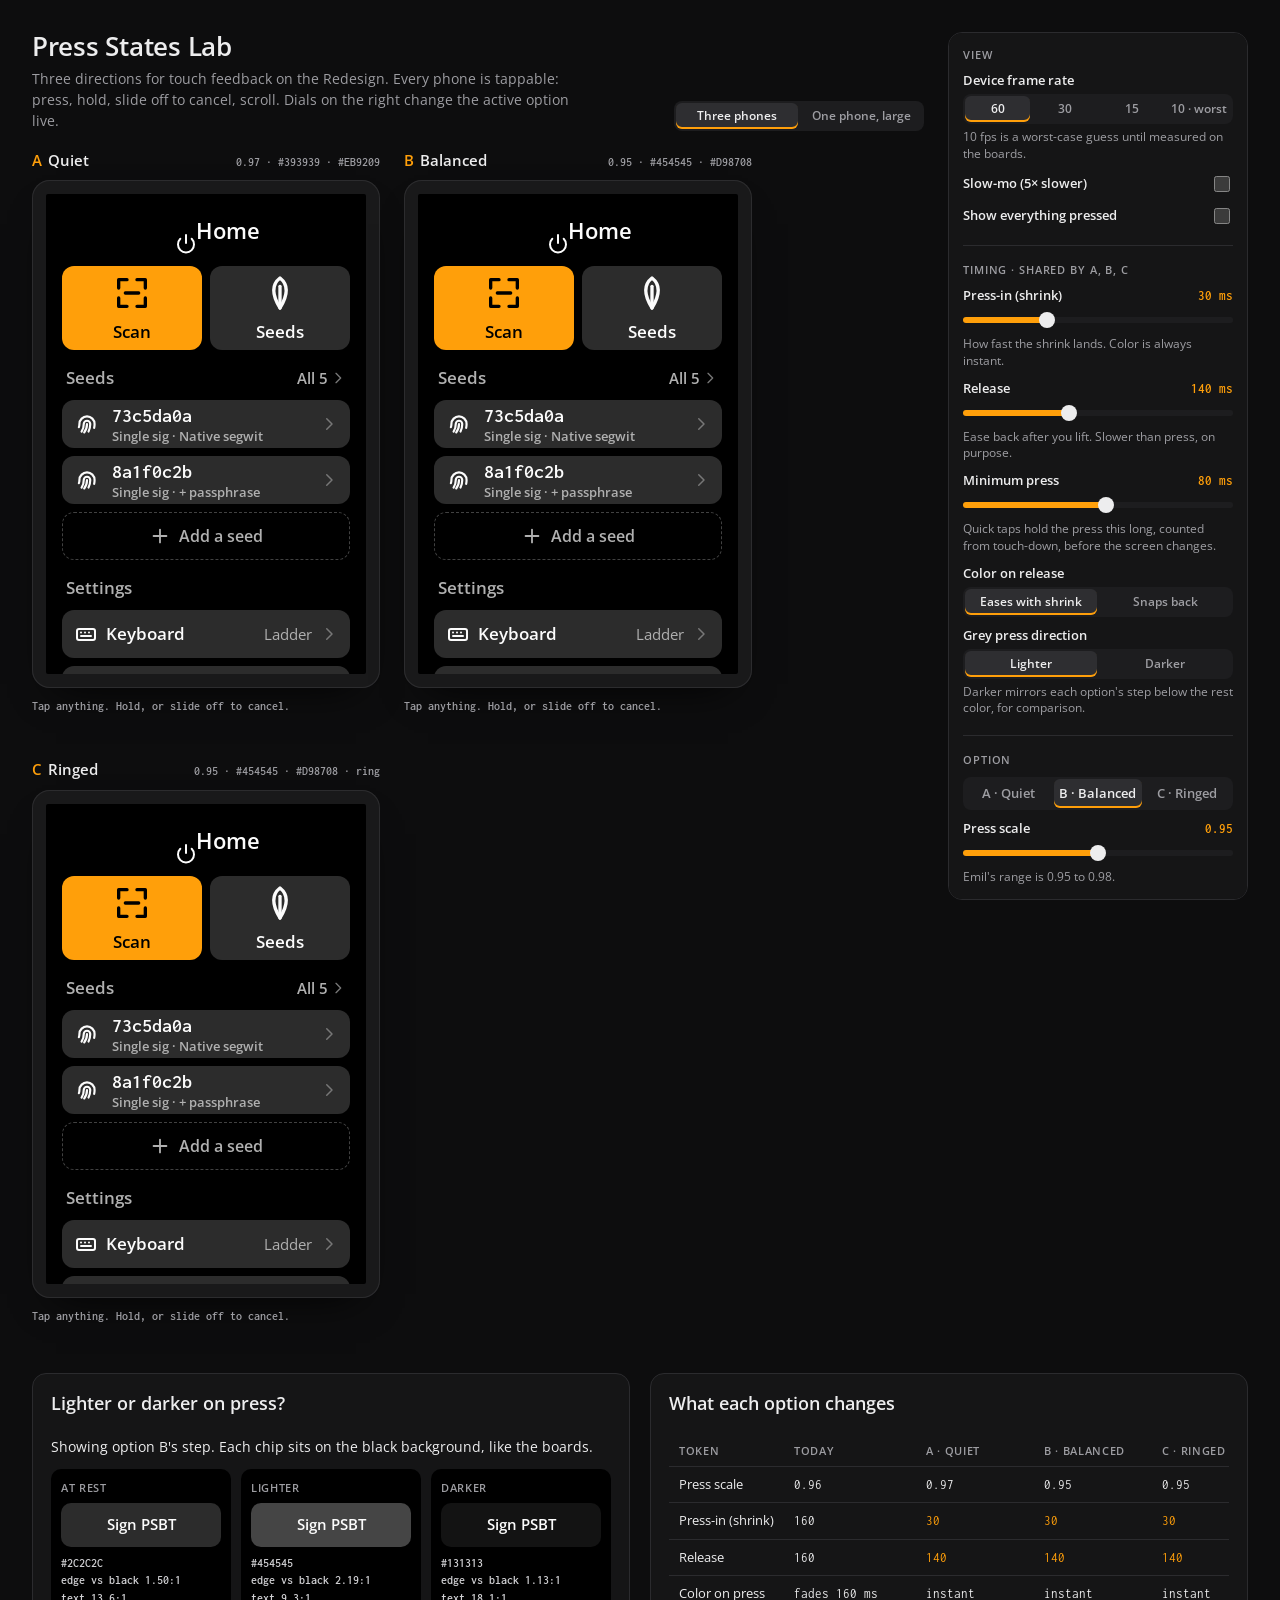
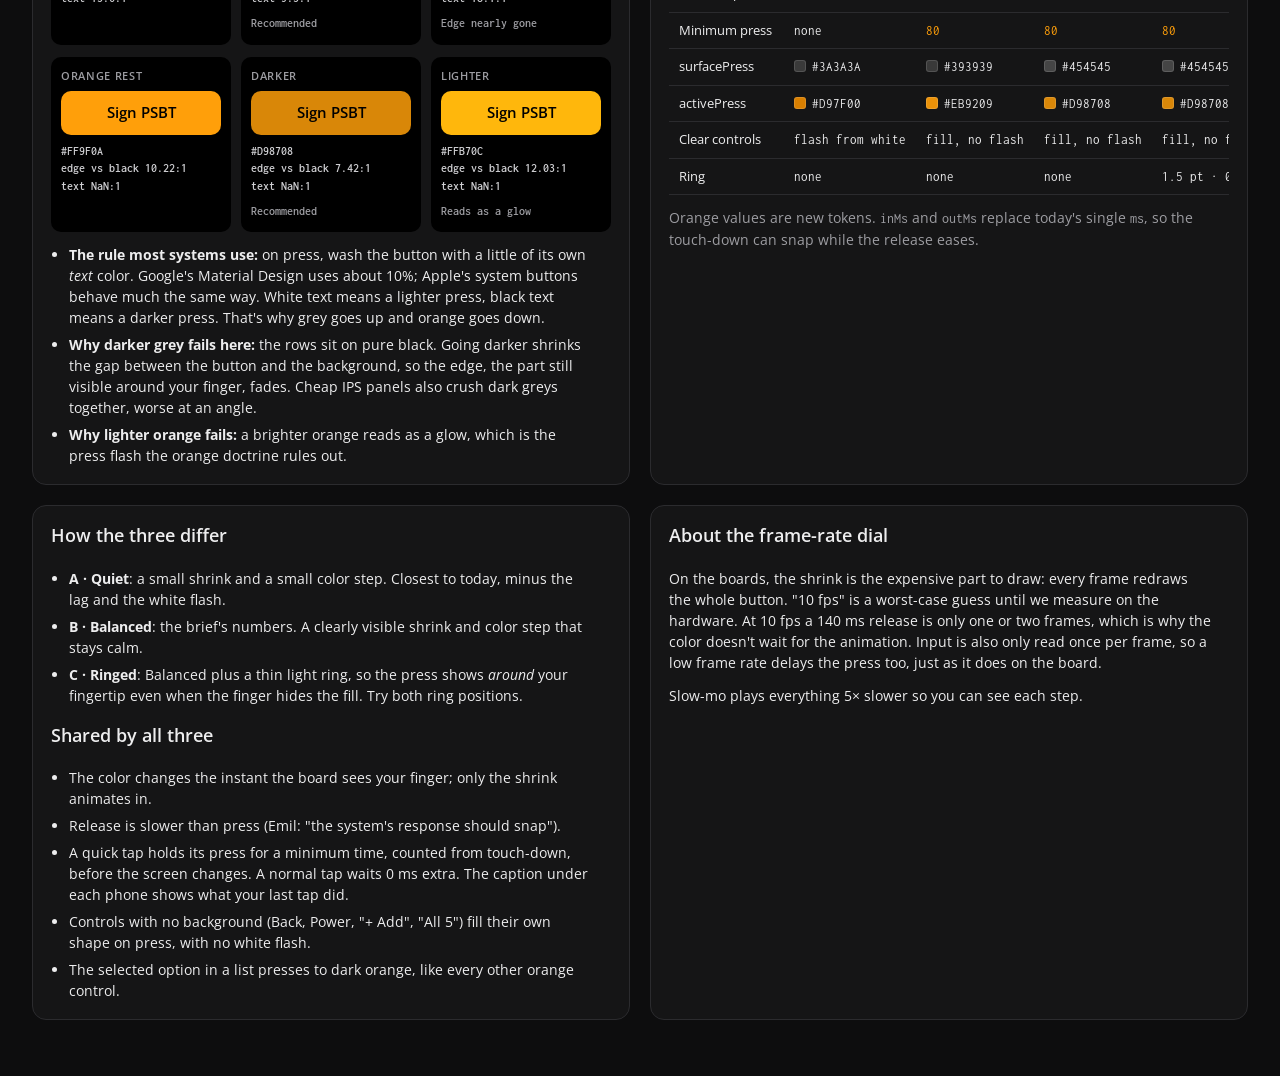
<file: explorations/press-states-lab.html>
<!doctype html>
<html lang="en">
<meta charset="utf-8">
<meta name="viewport" content="width=device-width, initial-scale=1, viewport-fit=cover">
<title>Press States Lab</title>
<link rel="preconnect" href="https://fonts.googleapis.com">
<link rel="stylesheet" href="https://fonts.googleapis.com/css2?family=Inconsolata:wght@600&family=Open+Sans:wght@400;600&display=swap">
<style>
/* Layout: a lab bench. Phones on the left (three side by side, or one large), DialKit-style dials pinned right,
   explanations and the token table underneath. Deliberately dark-only: the device is dark-only. */
:root {
  color-scheme: dark;
  --ink: #0d0d0e;      /* page */
  --panel: #151516;    /* sidebar, cards */
  --panel2: #1d1d1f;   /* inputs, tracks */
  --line: #2b2b2e;
  --text: #ededee;
  --muted: #9d9da2;
  --accent: #FF9F0A;   /* same orange as the device; selection only */
  --warn: #FFD60A;
  --ui: "Open Sans", system-ui, -apple-system, "Segoe UI", sans-serif;
  --mono: "Inconsolata", ui-monospace, "SF Mono", Menlo, monospace;
}
* { box-sizing: border-box; }
body { background: var(--ink); color: var(--text); font: 400 14px/1.5 var(--ui); }
.wrap { display: grid; grid-template-columns: minmax(0, 1fr) 300px; gap: 24px; padding-inline: 24px; padding-block: 24px 48px; max-width: 1480px; margin: 0 auto; }
@media (max-width: 1100px) { .wrap { grid-template-columns: minmax(0, 1fr); padding-inline: 16px; } }
h1 { font: 600 26px/1.15 var(--ui); margin: 0; letter-spacing: -0.01em; text-wrap: balance; }
h2 { font: 600 18px/1.3 var(--ui); margin: 0 0 8px; text-wrap: balance; }
h3 { font: 600 11px/1.4 var(--ui); margin: 0; text-transform: uppercase; letter-spacing: 0.08em; color: var(--muted); }
p { margin: 0; max-width: 68ch; }
.mono { font-family: var(--mono); font-variant-numeric: tabular-nums; }
.lede { color: var(--muted); margin-top: 6px; }
.head { display: flex; flex-wrap: wrap; align-items: end; justify-content: space-between; gap: 12px 24px; margin-bottom: 20px; }

/* ---------- stage ---------- */
.stage { display: flex; flex-wrap: wrap; gap: 28px 24px; align-items: flex-start; }
.stage.single { justify-content: center; }
figure { margin: 0; display: flex; flex-direction: column; gap: 10px; min-width: 0; }
.fighead { display: flex; justify-content: space-between; align-items: baseline; gap: 8px; }
.fighead b { font: 600 15px/1.3 var(--ui); }
.fighead b span { color: var(--accent); margin-right: 6px; }
.spec { font: 600 12px/1.3 var(--mono); color: var(--muted); }
.caption { font: 600 12px/1.4 var(--mono); color: var(--muted); min-height: 2.8em; max-width: 340px; }
.bezel { padding: 14px; background: #19191a; border-radius: 18px; box-shadow: inset 0 0 0 1px #2c2c2e, 0 20px 40px -24px #000; }

/* ---------- the device (all sizes in points: 1 CSS px = 1 pt on the 3.5″) ---------- */
.phone { width: 320px; height: 480px; background: #000; position: relative; overflow: hidden; border-radius: 2px;
  font-family: var(--ui); color: #FCFCFC; user-select: none; -webkit-user-select: none; -webkit-tap-highlight-color: transparent; }
.phone.big { height: 533px; zoom: 1.35; }
.scr { position: absolute; inset: 0; display: flex; flex-direction: column; }
.nav { height: 72px; flex: none; position: relative; display: flex; align-items: center; justify-content: center; }
.navbtn { position: absolute; left: 12px; top: 14px; width: 44px; height: 44px; border-radius: 12px; display: grid; place-items: center; }
.navtitle { font: 600 22px/26px var(--ui); max-width: 208px; overflow: hidden; text-overflow: ellipsis; white-space: nowrap; }
.body { flex: 1; overflow-y: auto; padding: 0 16px 14px; display: flex; flex-direction: column; gap: 8px; scrollbar-width: none; touch-action: pan-y; }
.body::-webkit-scrollbar { display: none; }
.tiles, .ctas { display: grid; grid-template-columns: 1fr 1fr; gap: 8px; }
.tile { height: 84px; border-radius: 12px; display: flex; flex-direction: column; align-items: center; justify-content: center; gap: 8px; font: 600 17px/22px var(--ui); }
.dark { color: #000; }
.sect { height: 28px; flex: none; display: flex; align-items: center; justify-content: space-between; padding: 0 4px; font: 600 17px/22px var(--ui); color: #B0B0B0; margin-top: 6px; }
.sectact { height: 28px; display: flex; align-items: center; gap: 2px; padding: 0 2px 0 8px; margin-right: -2px; font: 600 15px/20px var(--ui); color: #B0B0B0; border-radius: 8px; }
.row { height: 48px; flex: none; border-radius: 12px; display: flex; align-items: center; gap: 8px; padding: 0 12px; }
.row.seed { gap: 12px; }
.col { flex: 1; min-width: 0; display: flex; flex-direction: column; }
.fp { font: 600 20px/24px var(--mono); }
.sub, .value { font: 400 15px/20px var(--ui); color: #B0B0B0; white-space: nowrap; }
.sub { font-weight: 600; font-size: 13px; line-height: 16px; }
.label { flex: 1; min-width: 0; font: 600 17px/22px var(--ui); overflow: hidden; text-overflow: ellipsis; white-space: nowrap; }
.fg3 { color: #777; }
.add { border: 1.5px dashed #414141; justify-content: center; color: #B0B0B0; font: 600 16px/20px var(--ui); }
.sw { width: 46px; height: 28px; border-radius: 14px; background: #414141; position: relative; flex: none; }
.sw::after { content: ""; position: absolute; top: 3px; left: 3px; width: 22px; height: 22px; border-radius: 50%; background: #FCFCFC; }
.sw.on { background: #FF9F0A; }
.sw.on::after { left: 21px; }
.choices { display: flex; flex-direction: column; gap: 10px; }
.choice { min-height: 60px; border-radius: 12px; padding: 8px 14px; display: flex; align-items: center; gap: 12px; }
.choice .t { font: 600 17px/22px var(--ui); }
.choice .b { font: 400 15px/20px var(--ui); color: #B0B0B0; }
.choice.dark .b { color: rgba(0,0,0,.62); }
.cta { height: 44px; border-radius: 12px; display: grid; place-items: center; font: 600 18px/22px var(--ui); }
.muted { opacity: .38; }
.grow { flex: 1; }
[data-press] { position: relative; transform-origin: 50% 50%; cursor: pointer; }
.ring { position: absolute; inset: 0; border-radius: inherit; pointer-events: none; border: 1.5px solid #FCFCFC; opacity: 0; }
.seedhead { display: flex; align-items: center; gap: 12px; padding: 2px 4px 8px; }
.seedhead .fp { font-size: 22px; line-height: 26px; }
svg.i { fill: none; stroke: currentColor; stroke-width: 2; stroke-linecap: round; stroke-linejoin: round; flex: none; }
.snack { position: absolute; left: 16px; right: 16px; bottom: 16px; min-height: 64px; border-radius: 12px; background: #242424;
  display: flex; align-items: center; gap: 12px; padding: 10px 14px; transform: translateY(24px); opacity: 0; pointer-events: none;
  transition: transform 150ms ease-in-out, opacity 150ms ease-in-out; }
.snack.show { transform: none; opacity: 1; transition: transform 200ms cubic-bezier(0,0,.58,1), opacity 200ms cubic-bezier(0,0,.58,1); }
.snack .t { font: 600 17px/22px var(--ui); }
.snack .s { font: 400 15px/20px var(--ui); color: #B0B0B0; }
@media (prefers-reduced-motion: reduce) { .snack, .snack.show { transition: none; } }

/* ---------- sidebar dials ---------- */
aside { position: sticky; top: calc(env(safe-area-inset-top, 0px) + 16px); align-self: start; background: var(--panel); border: 1px solid var(--line);
  border-radius: 14px; padding: 14px; display: flex; flex-direction: column; gap: 18px; max-height: calc(100vh - 32px); overflow-y: auto; }
@media (max-width: 1100px) { aside { position: static; max-height: none; } }
.grp { display: flex; flex-direction: column; gap: 10px; }
.grp + .grp { border-top: 1px solid var(--line); padding-top: 16px; }
.dial { display: flex; flex-direction: column; gap: 5px; }
.dial .top { display: flex; justify-content: space-between; align-items: baseline; gap: 8px; }
.dial label, .dial .lbl { font: 600 13px/1.3 var(--ui); }
.dial .val { font: 600 13px/1 var(--mono); color: var(--accent); }
.dial .hint { font-size: 12px; line-height: 1.4; color: var(--muted); }
input[type=range] { -webkit-appearance: none; appearance: none; width: 100%; height: 22px; background: transparent; margin: 0; }
input[type=range]::-webkit-slider-runnable-track { height: 6px; border-radius: 3px; background: linear-gradient(90deg, var(--accent) var(--p, 50%), var(--panel2) var(--p, 50%)); }
input[type=range]::-moz-range-track { height: 6px; border-radius: 3px; background: linear-gradient(90deg, var(--accent) var(--p, 50%), var(--panel2) var(--p, 50%)); }
input[type=range]::-webkit-slider-thumb { -webkit-appearance: none; width: 16px; height: 16px; margin-top: -5px; border-radius: 50%; background: var(--text); border: 0; }
input[type=range]::-moz-range-thumb { width: 16px; height: 16px; border-radius: 50%; background: var(--text); border: 0; }
.seg { display: flex; background: var(--panel2); border-radius: 8px; padding: 2px; gap: 2px; }
.seg button { flex: 1; border: 0; background: transparent; color: var(--muted); font: 600 12px/1 var(--ui); padding: 7px 4px; border-radius: 6px; cursor: pointer; white-space: nowrap; }
.seg button[aria-pressed=true] { background: #2e2e31; color: var(--text); box-shadow: inset 0 -2px 0 var(--accent); }
.seg.tabs button { font-size: 13px; padding: 8px 4px; }
button:focus-visible, input:focus-visible { outline: 2px solid var(--accent); outline-offset: 2px; }
.colr { display: flex; gap: 8px; align-items: center; }
.colr input[type=color] { width: 34px; height: 30px; padding: 0; border: 1px solid var(--line); border-radius: 6px; background: none; cursor: pointer; }
.colr input[type=text] { flex: 1; min-width: 0; background: var(--panel2); border: 1px solid var(--line); border-radius: 6px; color: var(--text); font: 600 13px/1 var(--mono); padding: 8px; text-transform: uppercase; }
.chk { display: flex; align-items: center; justify-content: space-between; gap: 8px; font: 600 13px/1.3 var(--ui); cursor: pointer; }
.chk input { accent-color: var(--accent); width: 16px; height: 16px; }
.warnchip { font-size: 12px; line-height: 1.4; color: #000; background: var(--warn); border-radius: 8px; padding: 8px 10px; }
.btns { display: flex; gap: 8px; }
.btn { flex: 1; border: 1px solid var(--line); background: var(--panel2); color: var(--text); font: 600 13px/1 var(--ui); padding: 10px; border-radius: 8px; cursor: pointer; }
.btn.primary { background: var(--accent); color: #000; border-color: var(--accent); }
.dim { opacity: .4; pointer-events: none; }

/* ---------- explanation ---------- */
.below { grid-column: 1 / -1; display: grid; grid-template-columns: repeat(auto-fit, minmax(min(100%, 420px), 1fr)); gap: 20px; margin-top: 8px; }
.card { background: var(--panel); border: 1px solid var(--line); border-radius: 14px; padding: 18px; min-width: 0; display: flex; flex-direction: column; gap: 12px; }
.card ul { margin: 0; padding-left: 18px; display: flex; flex-direction: column; gap: 6px; max-width: 68ch; }
.cmp { display: grid; grid-template-columns: repeat(3, minmax(0, 1fr)); gap: 10px; }
.sw-cell { background: #000; border-radius: 10px; padding: 12px 10px; display: flex; flex-direction: column; gap: 8px; }
.sw-cell .chip { height: 44px; border-radius: 10px; display: grid; place-items: center; font: 600 15px/1 var(--ui); }
.sw-cell .k { font: 600 11px/1.3 var(--ui); text-transform: uppercase; letter-spacing: .06em; color: var(--muted); }
.sw-cell .n { font: 600 12px/1.45 var(--mono); color: #cfcfd2; }
.tbl { overflow-x: auto; }
table { border-collapse: collapse; width: 100%; font-size: 13px; }
th, td { text-align: left; padding: 8px 10px; border-bottom: 1px solid var(--line); white-space: nowrap; }
th { font: 600 11px/1.3 var(--ui); text-transform: uppercase; letter-spacing: .06em; color: var(--muted); }
td.mono { font-size: 13px; }
td .dot { display: inline-block; width: 12px; height: 12px; border-radius: 3px; vertical-align: -1px; margin-right: 6px; box-shadow: inset 0 0 0 1px #ffffff22; }
.new { color: var(--accent); }
</style>

<div class="wrap">
  <main>
    <div class="head">
      <div>
        <h1>Press States Lab</h1>
        <p class="lede">Three directions for touch feedback on the Redesign. Every phone is tappable: press, hold, slide off to cancel, scroll. Dials on the right change the active option live.</p>
      </div>
      <div class="seg" id="layoutSeg" role="group" aria-label="Layout" style="min-width:250px"></div>
    </div>
    <div class="stage" id="stage"></div>
  </main>

  <aside id="dials" aria-label="Dials"></aside>

  <section class="below">
    <div class="card" id="lightdark"></div>
    <div class="card">
      <h2>What each option changes</h2>
      <div class="tbl"><table id="tokens"></table></div>
      <p class="lede" style="margin:0">Orange values are new tokens. <span class="mono">inMs</span> and <span class="mono">outMs</span> replace today's single <span class="mono">ms</span>, so the touch-down can snap while the release eases.</p>
    </div>
    <div class="card">
      <h2>How the three differ</h2>
      <ul>
        <li><b>A · Quiet</b>: a small shrink and a small color step. Closest to today, minus the lag and the white flash.</li>
        <li><b>B · Balanced</b>: the brief's numbers. A clearly visible shrink and color step that stays calm.</li>
        <li><b>C · Ringed</b>: Balanced plus a thin light ring, so the press shows <i>around</i> your fingertip even when the finger hides the fill. Try both ring positions.</li>
      </ul>
      <h2 style="margin-top:6px">Shared by all three</h2>
      <ul>
        <li>The color changes the instant the board sees your finger; only the shrink animates in.</li>
        <li>Release is slower than press (Emil: "the system's response should snap").</li>
        <li>A quick tap holds its press for a minimum time, counted from touch-down, before the screen changes. A normal tap waits 0 ms extra. The caption under each phone shows what your last tap did.</li>
        <li>Controls with no background (Back, Power, "+ Add", "All 5") fill their own shape on press, with no white flash.</li>
        <li>The selected option in a list presses to dark orange, like every other orange control.</li>
      </ul>
    </div>
    <div class="card">
      <h2>About the frame-rate dial</h2>
      <p>On the boards, the shrink is the expensive part to draw: every frame redraws the whole button. "10 fps" is a worst-case guess until we measure on the hardware. At 10 fps a 140 ms release is only one or two frames, which is why the color doesn't wait for the animation. Input is also only read once per frame, so a low frame rate delays the press too, just as it does on the board.</p>
      <p>Slow-mo plays everything 5× slower so you can see each step.</p>
    </div>
  </section>
</div>

<script>
(() => {
"use strict";
// ---------------- tokens (from tokens.json) ----------------
const T = { bg: "#000000", surface: "#2C2C2C", inactive: "#414141", fg1: "#FCFCFC", fg2: "#B0B0B0", fg3: "#777777", active: "#FF9F0A", info: "#409CFF" };
const NAMES = { A: "Quiet", B: "Balanced", C: "Ringed", T: "Today" };
const ringDefaults = { ringW: 1.5, ringOpa: 0.3, ringPos: "shape" };
const DEF = {
  g: { layout: "three", single: "B", edit: "B", pressIn: 30, release: 140, minPress: 80, colorRelease: "ease", dir: "lighter", fps: 60, slow: false, freeze: false },
  A: { scale: 0.97, sp: "#393939", ap: "#EB9209", ring: false, ...ringDefaults },
  B: { scale: 0.95, sp: "#454545", ap: "#D98708", ring: false, ...ringDefaults },
  C: { scale: 0.95, sp: "#454545", ap: "#D98708", ring: true, ...ringDefaults },
};
const TODAY = { scale: 0.96, sp: "#3A3A3A", ap: "#D97F00", ring: false, today: true, ms: 160 };
const KEY = "press-lab-v1";
let S = structuredClone(DEF);
try { const s = JSON.parse(localStorage.getItem(KEY) || "null"); if (s) for (const k of Object.keys(DEF)) S[k] = { ...DEF[k], ...(s[k] || {}) }; } catch (e) {}
const save = () => { try { localStorage.setItem(KEY, JSON.stringify(S)); } catch (e) {} };

// ---------------- color helpers ----------------
const h2r = h => { h = h.replace("#", ""); return [0, 2, 4].map(i => parseInt(h.slice(i, i + 2), 16)); };
const r2h = c => "#" + c.map(v => Math.round(Math.max(0, Math.min(255, v))).toString(16).padStart(2, "0")).join("").toUpperCase();
const lum = c => { const l = c.map(v => { v /= 255; return v <= 0.03928 ? v / 12.92 : ((v + 0.055) / 1.055) ** 2.4; }); return 0.2126 * l[0] + 0.7152 * l[1] + 0.0722 * l[2]; };
const contrast = (a, b) => { const x = lum(h2r(a)), y = lum(h2r(b)); return (Math.max(x, y) + 0.05) / (Math.min(x, y) + 0.05); };
const mirror = (base, step) => { const b = h2r(base), s = h2r(step); return r2h(b.map((v, i) => v - (s[i] - v))); };
const washPct = (base, step, toward) => { const b = h2r(base)[0], s = h2r(step)[0], t = h2r(toward)[0]; return Math.round(100 * (s - b) / (t - b)); };

// LVGL lv_anim_path_ease_out = cubic-bezier(0, 0, 0.58, 1)
function bez(x1, y1, x2, y2) {
  const cx = 3 * x1, bx = 3 * (x2 - x1) - cx, ax = 1 - cx - bx, cy = 3 * y1, by = 3 * (y2 - y1) - cy, ay = 1 - cy - by;
  const X = t => ((ax * t + bx) * t + cx) * t, Y = t => ((ay * t + by) * t + cy) * t, dX = t => (3 * ax * t + 2 * bx) * t + cx;
  return x => { let t = x; for (let i = 0; i < 8; i++) { const d = dX(t); if (Math.abs(d) < 1e-6) break; t -= (X(t) - x) / d; } return Y(Math.max(0, Math.min(1, t))); };
}
const easeOut = bez(0, 0, 0.58, 1);

// ---------------- icons (stand-ins for seedsigner-icons) ----------------
const P = {
  back: '<path d="M15 5l-7 7 7 7"/>', power: '<path d="M12 3v8"/><path d="M6.3 6.8a8 8 0 1 0 11.4 0"/>',
  chev: '<path d="M9 5l7 7-7 7"/>', plus: '<path d="M12 5v14M5 12h14"/>', check: '<path d="M5 12.5l4.5 4.5L19 7.5"/>',
  scan: '<path d="M4 9V4h5M15 4h5v5M20 15v5h-5M9 20H4v-5"/><path d="M8 12h8"/>',
  seeds: '<path d="M12 3c4.5 3.5 5.5 9 0 18-5.5-9-4.5-14.5 0-18z"/><path d="M12 8v13"/>',
  fp: '<path d="M7 19c1.5-2.2 2-4.4 2-7a3 3 0 0 1 6 0c0 2.6-.5 4.8-1.6 7"/><path d="M4.5 15c.3-1 .5-2 .5-3a7 7 0 0 1 14 0c0 1.3-.1 2.5-.4 3.6"/><path d="M12 12c0 3.2-1 5.8-2.6 7.8"/>',
  kb: '<rect x="3" y="7" width="18" height="11" rx="2"/><path d="M7 14h10M7 10.5h.01M11 10.5h.01M15 10.5h.01"/>',
  net: '<circle cx="12" cy="12" r="8"/><path d="M4 12h16M12 4c2.6 2.6 2.6 13.4 0 16M12 4c-2.6 2.6-2.6 13.4 0 16"/>',
  restart: '<path d="M20 12a8 8 0 1 1-2.3-5.7"/><path d="M20 4v5h-5"/>', info: '<circle cx="12" cy="12" r="9"/><path d="M12 11v5M12 8h.01"/>',
  sign: '<path d="M4 20l4-1 10-10-3-3L5 16z"/>', deriv: '<circle cx="6" cy="6" r="2"/><circle cx="6" cy="18" r="2"/><circle cx="18" cy="12" r="2"/><path d="M6 8v8M8 6c6 0 8 2 8 6"/>',
};
const I = (n, s = 24, cls = "") => `<svg class="i ${cls}" width="${s}" height="${s}" viewBox="0 0 24 24" aria-hidden="true">${P[n]}</svg>`;
const act = o => `data-press data-act='${JSON.stringify(o).replace(/'/g, "&#39;")}'`;
const notPorted = l => act({ snack: [l, "Not ported to LVGL yet"] });

// ---------------- screens ----------------
const KB = [["Default", "iOS layout · 27 × 42 px keys"], ["Ladder", "Five columns · 60 × 34 px keys"], ["Halo", "iOS layout · hit zones 76% bigger"]];
function homeHTML(ph) {
  const seed = (fp, sub) => `<div class="row seed" data-kind="grey" ${act({ go: fp })}>${I("fp", 26)}<div class="col"><span class="fp">${fp}</span><span class="sub">${sub}</span></div>${I("chev", 18, "fg3")}</div>`;
  const item = (ic, label, value, extra = "") => `<div class="row ${extra}" data-kind="grey" ${extra ? act({ snack: [label, "Not built in this prototype yet"] }) : act({ go: label })}>${I(ic)}<span class="label">${label}</span>${value ? `<span class="value">${value}</span>` : ""}${I("chev", 18, "fg3")}</div>`;
  return `
  <div class="nav"><div class="navbtn" data-kind="clear" ${act({ snack: ["Power", "Not part of this prototype"] })}>${I("power", 24)}</div><div class="navtitle">Home</div></div>
  <div class="body">
    <div class="tiles">
      <div class="tile dark" data-kind="orange" ${act({ go: "Scan" })}>${I("scan", 40)}Scan</div>
      <div class="tile" data-kind="grey" ${act({ go: "Seeds" })}>${I("seeds", 40)}Seeds</div>
    </div>
    <div class="sect"><span>Seeds</span><div class="sectact" data-kind="clear" ${act({ go: "Seeds" })}>All 5 ${I("chev", 16, "fg3")}</div></div>
    ${seed("73c5da0a", "Single sig · Native segwit")}
    ${seed("8a1f0c2b", "Single sig · + passphrase")}
    <div class="row add" data-kind="dashed" ${act({ go: "Add a seed" })}>${I("plus", 22)}Add a seed</div>
    <div class="sect"><span>Settings</span></div>
    ${item("kb", "Keyboard", ph.kb)}
    ${item("net", "Network", "Mainnet")}
    <div class="row" data-kind="grey" ${act({ toggle: 1 })}>${I("restart")}<span class="label">Persistent settings</span><span class="sw ${ph.persist ? "on" : ""}"></span></div>
    ${item("deriv", "Address Explorer", "", "muted")}
    <div class="sect"><span>Keyboard style</span></div>
    <div class="choices">${KB.map(([l, b]) => { const on = ph.kb === l;
      return `<div class="choice ${on ? "dark" : ""}" data-kind="${on ? "orange" : "grey"}" ${act({ choose: l })}><div class="col" style="gap:3px"><span class="t">${l}</span><span class="b">${b}</span></div>${on ? I("check", 22) : ""}</div>`; }).join("")}</div>
    <div class="ctas" style="margin-top:6px">
      <div class="cta" data-kind="grey" ${act({ snack: ["Cancelled", "Nothing was changed"] })}>Cancel</div>
      <div class="cta dark" data-kind="orange" ${act({ go: "Continue" })}>Continue</div>
    </div>
  </div>`;
}
function detailHTML(ph) {
  const it = (ic, l) => `<div class="row" data-kind="grey" ${notPorted(l)}>${I(ic)}<span class="label">${l}</span>${I("chev", 18, "fg3")}</div>`;
  return `
  <div class="nav"><div class="navbtn" data-kind="clear" ${act({ back: 1 })}>${I("back", 26)}</div><div class="navtitle">${ph.title}</div></div>
  <div class="body">
    <div class="seedhead">${I("fp", 34)}<div class="col"><span class="fp">73c5da0a</span><span class="sub" style="font-size:15px;line-height:20px">Single sig · Native segwit</span></div></div>
    ${it("sign", "Sign PSBT")}${it("deriv", "Export Xpub")}${it("seeds", "Backup Seed")}
    <div class="grow"></div>
    <div class="cta dark" data-kind="orange" ${act({ back: 1 })}>Done</div>
  </div>`;
}

// ---------------- engine ----------------
let phones = [], simNow = 0, lastReal = performance.now(), queue = [], actions = [], ptr = null;
const opt = ph => ph.key === "T" ? TODAY : S[ph.key];
function pal(ph) {
  const o = opt(ph);
  return { sp: !o.today && S.g.dir === "darker" ? mirror(T.surface, o.sp) : o.sp, ap: o.ap };
}
function target(rec, pressed) {
  const o = opt(rec.ph), c = pal(rec.ph);
  let rgb, a = 1;
  if (rec.kind === "grey") rgb = pressed ? c.sp : T.surface;
  else if (rec.kind === "orange") rgb = pressed ? c.ap : T.active;
  else if (o.today) { rgb = pressed ? c.sp : "#FFFFFF"; a = pressed ? 1 : 0; }   // today's bug: unset colour = white
  else { rgb = c.sp; a = pressed ? 1 : 0; }                                       // fix: rest = press colour at 0 opacity
  return { s: pressed ? o.scale : 1, rgb: h2r(rgb), a, ring: pressed && o.ring ? o.ringOpa : 0 };
}
function timing(rec, pressed) {
  const o = opt(rec.ph), g = S.g;
  if (o.today) return { s: o.ms, rgb: o.ms, a: 0, ring: 0 };       // one 160 ms transition, opacity not in it
  if (pressed) return { s: g.pressIn, rgb: 0, a: 0, ring: 0 };     // colour instant, shrink snaps
  const c = g.colorRelease === "ease" ? g.release : 0;
  return { s: g.release, rgb: c, a: c, ring: g.release };
}
function startAnim(rec, pressed) {
  const tg = target(rec, pressed), tm = timing(rec, pressed);
  for (const p of ["s", "rgb", "a", "ring"]) rec.an[p] = { from: structuredClone(rec.cur[p]), to: tg[p], t0: simNow, d: tm[p] };
  rec.dash = pressed;
}
function snap(rec) {
  const tg = target(rec, rec.vis);
  rec.cur = tg; rec.an = {}; rec.dash = rec.vis;
  const o = opt(rec.ph);
  rec.ringEl.style.borderWidth = (o.ringW || 1.5) + "px";
}
const lerp = (a, b, k) => Array.isArray(a) ? a.map((v, i) => v + (b[i] - v) * k) : a + (b - a) * k;
function render(rec) {
  for (const p in rec.an) {
    const an = rec.an[p], k = an.d <= 0 ? 1 : Math.min(1, (simNow - an.t0) / an.d);
    rec.cur[p] = lerp(an.from, an.to, easeOut(k));
    if (k >= 1) delete rec.an[p];
  }
  const { s, rgb, a, ring } = rec.cur, o = opt(rec.ph);
  rec.el.style.transform = `scale(${s})`;
  rec.el.style.backgroundColor = `rgba(${rgb.map(Math.round).join(",")},${a})`;
  if (rec.kind === "dashed") rec.el.style.borderColor = rec.dash ? T.fg3 : T.inactive;
  rec.ringEl.style.opacity = ring;
  rec.ringEl.style.transform = o.ringPos === "rest" ? `scale(${1 / s})` : "none";
}
function visual(rec) { return S.g.freeze || rec.down || simNow < rec.hold; }

function tick() {
  for (const ev of queue.splice(0)) {
    const r = ev.rec;
    if (ev.t === "down") { r.down = true; r.t0 = simNow; r.hold = 0; }
    else if (ev.t === "up" && r.down) {
      r.down = false;
      const held = simNow - r.t0, min = opt(r.ph).today ? 0 : S.g.minPress;
      r.hold = r.t0 + min;
      const at = Math.max(simNow, r.hold);
      actions.push({ at, rec: r });
      setCaption(r.ph, held, at - simNow);
    } else if (ev.t === "cancel") { r.down = false; r.hold = 0; setCaption(r.ph, null); }
  }
  for (const a of actions.filter(a => a.at <= simNow)) { actions.splice(actions.indexOf(a), 1); if (a.rec.ph.recs.includes(a.rec)) run(a.rec); }
  for (const ph of phones) for (const rec of ph.recs) {
    const v = visual(rec);
    if (v !== rec.vis) { rec.vis = v; startAnim(rec, v); }
    render(rec);
  }
}
function loop() {
  const r = performance.now();
  simNow += (r - lastReal) / (S.g.slow ? 5 : 1); lastReal = r;
  tick();
  if (S.g.fps >= 60) requestAnimationFrame(loop); else setTimeout(loop, 1000 / S.g.fps);
}

function run(rec) {
  const ph = rec.ph, a = rec.act;
  if (a.go) { ph.screen = "detail"; ph.title = a.go; draw(ph); }
  else if (a.back) { ph.screen = "home"; draw(ph); }
  else if (a.toggle) { ph.persist = !ph.persist; rec.el.querySelector(".sw").classList.toggle("on", ph.persist); }
  else if (a.choose) { ph.kb = a.choose; draw(ph, true); }
  else if (a.snack) snack(ph, ...a.snack);
}
function snack(ph, t, s) {
  const el = ph.snackEl;
  el.innerHTML = `<span style="color:${T.info}">${I("info", 26)}</span><div><div class="t">${t}</div><div class="s">${s}</div></div>`;
  el.classList.add("show"); clearTimeout(ph.snackT);
  ph.snackT = setTimeout(() => el.classList.remove("show"), 2600 * (S.g.slow ? 5 : 1));
}
function setCaption(ph, held, wait) {
  if (!ph.capEl) return;
  if (held === null) { ph.capEl.textContent = "Last touch: slid off, so it cancelled (no tap)"; return; }
  ph.capEl.textContent = `Last tap: finger down ${Math.round(held)} ms` +
    (wait > 0.5 ? ` · press held ${Math.round(wait)} ms longer` : " · no extra wait");
}

function draw(ph, keepScroll) {
  const prev = keepScroll ? ph.el.querySelector(".body")?.scrollTop : 0;
  ph.scr.innerHTML = ph.screen === "home" ? homeHTML(ph) : detailHTML(ph);
  if (prev) ph.scr.querySelector(".body").scrollTop = prev;
  ph.recs = [...ph.scr.querySelectorAll("[data-press]")].map(el => {
    const ring = document.createElement("span"); ring.className = "ring"; el.appendChild(ring);
    const rec = { el, ph, ringEl: ring, kind: el.dataset.kind, act: JSON.parse(el.dataset.act), down: false, hold: 0, vis: S.g.freeze, an: {}, cur: null };
    el._rec = rec; snap(rec); render(rec); return rec;
  });
}

function makePhone(key, big) {
  const fig = document.createElement("figure");
  fig.innerHTML = `<div class="fighead"><b><span>${key === "T" ? "" : key}</span>${NAMES[key]}</b><span class="spec"></span></div>
    <div class="bezel"><div class="phone ${big ? "big" : ""}"><div class="scr"></div><div class="snack" role="status"></div></div></div>
    <div class="caption">Tap anything. Hold, or slide off to cancel.</div>`;
  const ph = { key, el: fig.querySelector(".phone"), screen: "home", title: "", kb: "Ladder", persist: true, recs: [] };
  ph.scr = fig.querySelector(".scr"); ph.snackEl = fig.querySelector(".snack"); ph.capEl = fig.querySelector(".caption"); ph.specEl = fig.querySelector(".spec");
  ph.el.addEventListener("pointerdown", e => {
    const el = e.target.closest("[data-press]");
    if (!el || S.g.freeze || !el._rec) return;
    ptr = { rec: el._rec, x: e.clientX, y: e.clientY, id: e.pointerId };
    queue.push({ t: "down", rec: el._rec });
  });
  draw(ph);
  return { fig, ph };
}
addEventListener("pointermove", e => { if (ptr && e.pointerId === ptr.id && Math.hypot(e.clientX - ptr.x, e.clientY - ptr.y) > 8) { queue.push({ t: "cancel", rec: ptr.rec }); ptr = null; } });
addEventListener("pointerup", e => { if (ptr && e.pointerId === ptr.id) { queue.push({ t: "up", rec: ptr.rec }); ptr = null; } });
addEventListener("pointercancel", e => { if (ptr && e.pointerId === ptr.id) { queue.push({ t: "cancel", rec: ptr.rec }); ptr = null; } });

const stage = document.getElementById("stage");
function buildStage() {
  stage.innerHTML = ""; phones = []; actions = []; queue = [];
  const single = S.g.layout === "single";
  stage.classList.toggle("single", single);
  const keys = single ? [S.g.single] : ["A", "B", "C"];
  for (const k of keys) { const { fig, ph } = makePhone(k, single); stage.appendChild(fig); phones.push(ph); }
  if (single) {
    const head = document.createElement("div");
    head.style.cssText = "width:100%;display:flex;justify-content:center";
    head.innerHTML = `<div class="seg tabs" style="width:min(100%,420px)" role="group" aria-label="Option">${["A", "B", "C", "T"].map(k =>
      `<button type="button" data-k="${k}" aria-pressed="${S.g.single === k}">${k === "T" ? "Today" : k + " · " + NAMES[k]}</button>`).join("")}</div>`;
    head.querySelectorAll("button").forEach(b => b.onclick = () => { S.g.single = b.dataset.k; if (b.dataset.k !== "T") S.g.edit = b.dataset.k; save(); buildStage(); buildDials(); });
    stage.prepend(head);
  }
  refreshSpecs();
}
function refreshSpecs() {
  for (const ph of phones) { const o = opt(ph), c = pal(ph);
    ph.specEl.textContent = o.today ? `${o.scale} · ${c.sp} · 160 ms both ways` : `${o.scale.toFixed(3).replace(/0$/, "")} · ${c.sp} · ${c.ap}${o.ring ? " · ring" : ""}`; }
}
function applyAll() { for (const ph of phones) for (const rec of ph.recs) { rec.vis = visual(rec); snap(rec); render(rec); } refreshSpecs(); explain(); tokens(); warn(); save(); }

// ---------------- dials ----------------
const dials = document.getElementById("dials");
const segHTML = (id, items, cur, cls = "") => `<div class="seg ${cls}" role="group" data-seg="${id}">${items.map(([v, l]) => `<button type="button" data-v="${v}" aria-pressed="${String(cur) === String(v)}">${l}</button>`).join("")}</div>`;
const slider = (id, label, v, min, max, step, unit, hint, scope) =>
  `<div class="dial"><div class="top"><label for="d-${id}">${label}</label><span class="val" id="v-${id}">${fmt(v, step)}${unit}</span></div>
   <input type="range" id="d-${id}" min="${min}" max="${max}" step="${step}" value="${v}" data-k="${id}" data-scope="${scope}" data-unit="${unit}" style="--p:${(v - min) / (max - min) * 100}%">
   ${hint ? `<span class="hint">${hint}</span>` : ""}</div>`;
const fmt = (v, step) => step < 0.01 ? Number(v).toFixed(3).replace(/0$/, "") : step < 1 ? Number(v).toFixed(2).replace(/0$/, "") : String(Math.round(v));
const colorDial = (id, label, v, hint) => `<div class="dial"><span class="lbl">${label}</span><div class="colr"><input type="color" id="c-${id}" value="${v.toLowerCase()}" data-k="${id}" aria-label="${label} picker"><input type="text" id="t-${id}" value="${v}" data-k="${id}" maxlength="7" aria-label="${label} hex"></div>${hint ? `<span class="hint">${hint}</span>` : ""}</div>`;

function buildDials() {
  const g = S.g, e = g.edit, o = S[e];
  dials.innerHTML = `
  <div class="grp"><h3>View</h3>
    <div class="dial"><span class="lbl">Device frame rate</span>${segHTML("fps", [[60, "60"], [30, "30"], [15, "15"], [10, "10 · worst"]], g.fps)}
      <span class="hint">10 fps is a worst-case guess until measured on the boards.</span></div>
    <label class="chk">Slow-mo (5× slower)<input type="checkbox" id="slow" ${g.slow ? "checked" : ""}></label>
    <label class="chk">Show everything pressed<input type="checkbox" id="freeze" ${g.freeze ? "checked" : ""}></label>
  </div>
  <div class="grp"><h3>Timing · shared by A, B, C</h3>
    ${slider("pressIn", "Press-in (shrink)", g.pressIn, 0, 100, 5, " ms", "How fast the shrink lands. Color is always instant.", "g")}
    ${slider("release", "Release", g.release, 40, 300, 10, " ms", "Ease back after you lift. Slower than press, on purpose.", "g")}
    ${slider("minPress", "Minimum press", g.minPress, 0, 150, 10, " ms", "Quick taps hold the press this long, counted from touch-down, before the screen changes.", "g")}
    <div class="dial"><span class="lbl">Color on release</span>${segHTML("colorRelease", [["ease", "Eases with shrink"], ["snap", "Snaps back"]], g.colorRelease)}</div>
    <div class="dial"><span class="lbl">Grey press direction</span>${segHTML("dir", [["lighter", "Lighter"], ["darker", "Darker"]], g.dir)}
      <span class="hint">Darker mirrors each option's step below the rest color, for comparison.</span></div>
  </div>
  <div class="grp"><h3>Option</h3>
    ${segHTML("edit", [["A", "A · Quiet"], ["B", "B · Balanced"], ["C", "C · Ringed"]], e, "tabs")}
    ${slider("scale", "Press scale", o.scale, 0.9, 1, 0.005, "", "Emil's range is 0.95 to 0.98.", "o")}
    ${colorDial("sp", "surfacePress (grey + clear controls)", o.sp, `${washPct(T.surface, o.sp, T.fg1)}% white wash over surface. Today: ${TODAY.sp}`)}
    ${colorDial("ap", "activePress (orange controls)", o.ap, `${washPct(T.active, o.ap, "#000000")}% black wash over active. Today: ${TODAY.ap}`)}
    <div id="warnslot"></div>
    <label class="chk">Outline ring on press<input type="checkbox" id="ring" ${o.ring ? "checked" : ""}></label>
    <div class="grp ${o.ring ? "" : "dim"}" style="border:0;padding:0" id="ringgrp">
      ${slider("ringW", "Ring width", o.ringW, 0.5, 3, 0.5, " pt", "", "o")}
      ${slider("ringOpa", "Ring opacity", o.ringOpa, 0, 0.6, 0.05, "", "White at this opacity.", "o")}
      <div class="dial"><span class="lbl">Ring position</span>${segHTML("ringPos", [["shape", "On shrunken shape"], ["rest", "At rest outline"]], o.ringPos)}</div>
    </div>
  </div>
  <div class="grp"><h3>Hand-off</h3>
    <div class="btns"><button type="button" class="btn primary" id="copy">Copy ${e} tokens</button><button type="button" class="btn" id="reset">Reset all</button></div>
    <span class="hint" id="copyMsg" style="font-size:12px;color:var(--muted)"></span>
  </div>`;
  dials.querySelectorAll("input[type=range]").forEach(inp => inp.oninput = () => {
    const v = parseFloat(inp.value), k = inp.dataset.k, tgt = inp.dataset.scope === "g" ? S.g : S[S.g.edit];
    tgt[k] = v; inp.style.setProperty("--p", (v - inp.min) / (inp.max - inp.min) * 100 + "%");
    document.getElementById("v-" + k).textContent = fmt(v, parseFloat(inp.step)) + inp.dataset.unit; applyAll();
  });
  dials.querySelectorAll("[data-seg]").forEach(sg => sg.querySelectorAll("button").forEach(b => b.onclick = () => {
    const id = sg.dataset.seg, v = b.dataset.v;
    if (id === "edit") { S.g.edit = v; if (S.g.layout === "single" && S.g.single !== "T") { S.g.single = v; buildStage(); } save(); buildDials(); return; }
    if (id === "ringPos") S[S.g.edit].ringPos = v;
    else S.g[id] = id === "fps" ? Number(v) : v;
    sg.querySelectorAll("button").forEach(x => x.setAttribute("aria-pressed", x === b)); applyAll();
  }));
  const setColor = (k, v) => { if (!/^#[0-9a-f]{6}$/i.test(v)) return; S[S.g.edit][k] = v.toUpperCase();
    document.getElementById("c-" + k).value = v.toLowerCase(); document.getElementById("t-" + k).value = v.toUpperCase();
    const hint = document.getElementById("c-" + k).closest(".dial").querySelector(".hint");
    hint.textContent = k === "sp" ? `${washPct(T.surface, v, T.fg1)}% white wash over surface. Today: ${TODAY.sp}` : `${washPct(T.active, v, "#000000")}% black wash over active. Today: ${TODAY.ap}`;
    applyAll(); };
  dials.querySelectorAll("input[type=color]").forEach(i => i.oninput = () => setColor(i.dataset.k, i.value));
  dials.querySelectorAll(".colr input[type=text]").forEach(i => i.onchange = i.onkeyup = () => setColor(i.dataset.k, i.value.startsWith("#") ? i.value : "#" + i.value));
  document.getElementById("slow").onchange = ev => { S.g.slow = ev.target.checked; save(); };
  document.getElementById("freeze").onchange = ev => { S.g.freeze = ev.target.checked; applyAll(); };
  document.getElementById("ring").onchange = ev => { S[S.g.edit].ring = ev.target.checked; document.getElementById("ringgrp").classList.toggle("dim", !ev.target.checked); applyAll(); };
  document.getElementById("reset").onclick = () => { S = structuredClone(DEF); save(); buildLayoutSeg(); buildStage(); buildDials(); applyAll(); };
  document.getElementById("copy").onclick = () => {
    const txt = tokenSnippet(S.g.edit), msg = document.getElementById("copyMsg");
    const fallback = () => { msg.textContent = "Copy was blocked. Here it is:\n"; const pre = document.createElement("pre"); pre.className = "mono"; pre.style.cssText = "white-space:pre-wrap;font-size:12px;user-select:all;margin:6px 0 0"; pre.textContent = txt; msg.replaceChildren(pre); };
    try { navigator.clipboard.writeText(txt).then(() => msg.textContent = `Copied option ${S.g.edit} as tokens.json snippets.`, fallback); } catch (err) { fallback(); }
  };
  warn();
}
function tokenSnippet(k) {
  const o = S[k], g = S.g;
  const m = { inMs: g.pressIn, outMs: g.release, minMs: g.minPress, scale: o.scale, ease: "out" };
  if (g.colorRelease === "snap") m.colorOut = "snap";
  if (o.ring) Object.assign(m, { ring: o.ringW, ringOpa: o.ringOpa, ringPos: o.ringPos });
  return `// Option ${k} · ${NAMES[k]}\n"color": { "surfacePress": "${o.sp}", "activePress": "${o.ap}" },\n"motion": { "press": ${JSON.stringify(m).replace(/,/g, ", ").replace(/:/g, ": ")} }`;
}
function warn() {
  const slot = document.getElementById("warnslot"); if (!slot) return;
  const sp = S.g.dir === "darker" ? mirror(T.surface, S[S.g.edit].sp) : S[S.g.edit].sp;
  const r = contrast(sp, T.inactive);
  slot.innerHTML = r < 1.15 ? `<div class="warnchip">The off switch (${T.inactive}) is ${r.toFixed(2)}:1 against this pressed row, so it almost disappears while you press "Persistent settings". Fine for a brief press; your call.</div>` : "";
}

function buildLayoutSeg() {
  const el = document.getElementById("layoutSeg");
  el.innerHTML = [["three", "Three phones"], ["single", "One phone, large"]].map(([v, l]) => `<button type="button" data-v="${v}" aria-pressed="${S.g.layout === v}">${l}</button>`).join("");
  el.querySelectorAll("button").forEach(b => b.onclick = () => { S.g.layout = b.dataset.v; if (b.dataset.v === "single" && S.g.single !== "T") S.g.single = S.g.edit; save(); buildLayoutSeg(); buildStage(); });
}

// ---------------- explanation cards ----------------
function explain() {
  const o = S[S.g.edit], light = o.sp, dark = mirror(T.surface, o.sp);
  const cell = (k, bg, txt, note) => `<div class="sw-cell"><span class="k">${k}</span><div class="chip" style="background:${bg};color:${txt}">Sign PSBT</div><span class="n">${bg}<br>edge vs black ${contrast(bg, T.bg).toFixed(2)}:1<br>text ${contrast(bg, txt).toFixed(1)}:1</span>${note ? `<span class="n" style="color:var(--muted)">${note}</span>` : ""}</div>`;
  const oLight = r2h(h2r(T.active).map((v, i) => v + (h2r(T.active)[i] - h2r(o.ap)[i])));
  document.getElementById("lightdark").innerHTML = `
    <h2>Lighter or darker on press?</h2>
    <p>Showing option ${S.g.edit}'s step. Each chip sits on the black background, like the boards.</p>
    <div class="cmp">${cell("At rest", T.surface, T.fg1)}${cell("Lighter", light, T.fg1, "Recommended")}${cell("Darker", dark, T.fg1, "Edge nearly gone")}</div>
    <div class="cmp">${cell("Orange rest", T.active, "#000")}${cell("Darker", o.ap, "#000", "Recommended")}${cell("Lighter", oLight, "#000", "Reads as a glow")}</div>
    <ul>
      <li><b>The rule most systems use:</b> on press, wash the button with a little of its own <i>text</i> color. Google's Material Design uses about 10%; Apple's system buttons behave much the same way. White text means a lighter press, black text means a darker press. That's why grey goes up and orange goes down.</li>
      <li><b>Why darker grey fails here:</b> the rows sit on pure black. Going darker shrinks the gap between the button and the background, so the edge, the part still visible around your finger, fades. Cheap IPS panels also crush dark greys together, worse at an angle.</li>
      <li><b>Why lighter orange fails:</b> a brighter orange reads as a glow, which is the press flash the orange doctrine rules out.</li>
    </ul>`;
}
function tokens() {
  const rows = [
    ["Press scale", "scale", o => o.scale],
    ["Press-in (shrink)", "inMs", o => o.today ? "160" : S.g.pressIn],
    ["Release", "outMs", o => o.today ? "160" : S.g.release],
    ["Color on press", "", o => o.today ? "fades 160 ms" : "instant"],
    ["Minimum press", "minMs", o => o.today ? "none" : S.g.minPress],
    ["surfacePress", "sp", o => o.today ? o.sp : (S.g.dir === "darker" ? mirror(T.surface, o.sp) : o.sp)],
    ["activePress", "ap", o => o.ap],
    ["Clear controls", "", o => o.today ? "flash from white" : "fill, no flash"],
    ["Ring", "", o => o.ring ? `${o.ringW} pt · ${o.ringOpa} · ${o.ringPos === "rest" ? "rest outline" : "on shape"}` : "none"],
  ];
  const cols = [TODAY, S.A, S.B, S.C];
  const cellv = (v, isNew) => { const s = String(v), isHex = /^#/.test(s);
    return `<td class="mono ${isNew ? "new" : ""}">${isHex ? `<span class="dot" style="background:${s}"></span>` : ""}${s}</td>`; };
  document.getElementById("tokens").innerHTML = `<thead><tr><th>Token</th><th>Today</th><th>A · Quiet</th><th>B · Balanced</th><th>C · Ringed</th></tr></thead><tbody>` +
    rows.map(([l, k, f]) => `<tr><td>${l}</td>${cols.map((o, i) => cellv(f(o), i > 0 && (k === "minMs" || k === "inMs" || k === "outMs"))).join("")}</tr>`).join("") + "</tbody>";
}

buildLayoutSeg(); buildStage(); buildDials(); applyAll();
requestAnimationFrame(loop);
})();
</script>
</file>
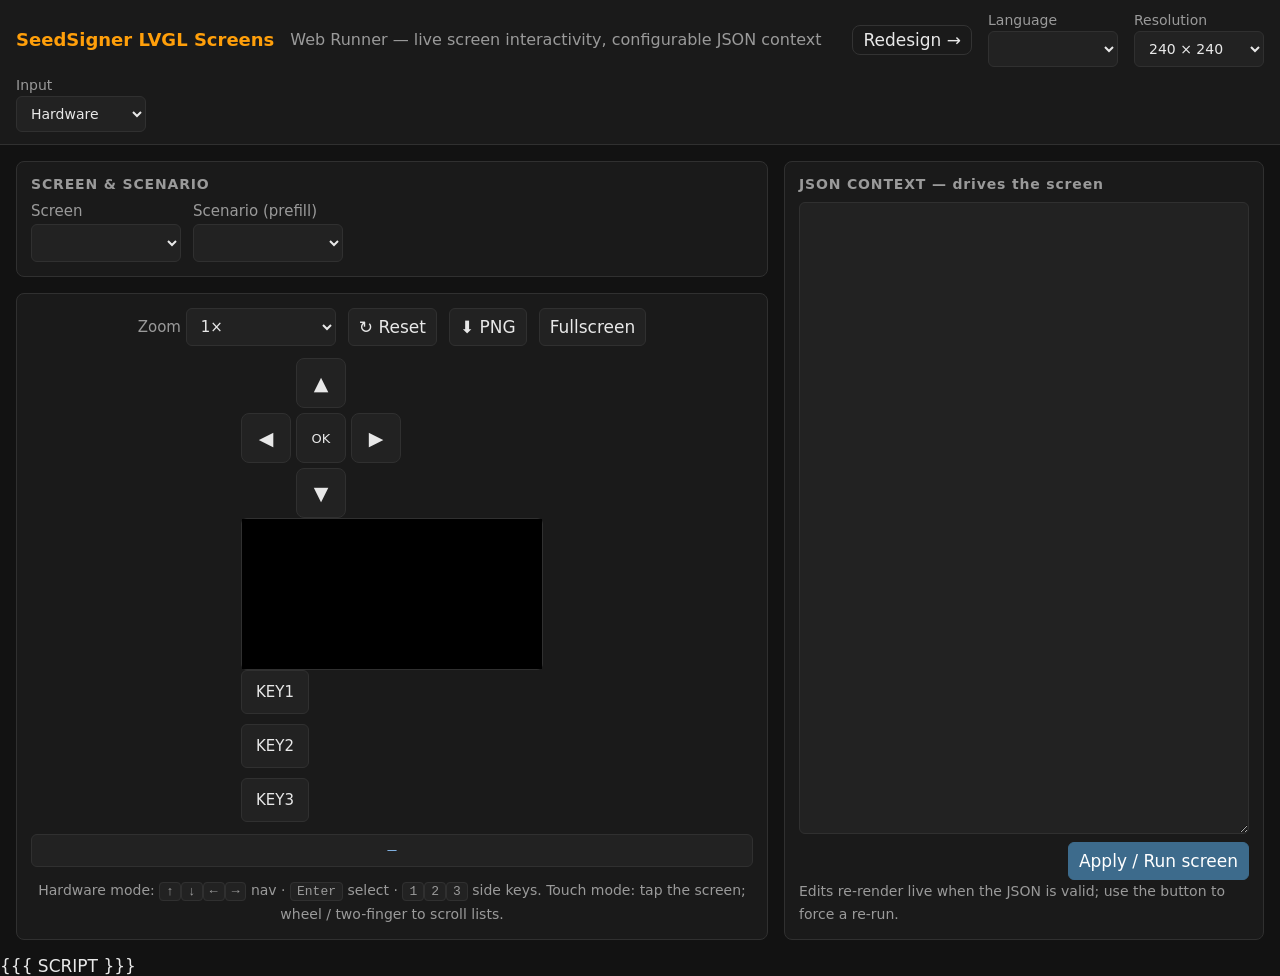
<file: tools/apps/web_runner/shell.html>
<!doctype html>
<html lang="en">
<head>
<meta charset="utf-8">
<meta name="viewport" content="width=device-width, initial-scale=1, maximum-scale=1, user-scalable=no">
<title>Web Runner &mdash; SeedSigner LVGL Screens</title>
<style>
  :root {
    --bg: #121212; --panel: #1a1a1a; --panel2: #222; --line: #303030;
    --text: #e8e8e8; --dim: #9a9a9a; --accent: #ff9f0a; --blue: #3d6b8c;
    --err: #e0533d; --ok: #4f9e54;
  }
  * { box-sizing: border-box; }
  html, body { margin: 0; padding: 0; background: var(--bg); color: var(--text);
    font-family: system-ui, -apple-system, "Segoe UI", Roboto, sans-serif; font-size: 17px; }
  header { display: flex; align-items: center; flex-wrap: wrap; gap: 10px 16px; padding: 12px 16px;
    border-bottom: 1px solid var(--line); background: var(--panel); }
  header .brand { color: var(--accent); font-weight: 700; font-size: 18px; text-decoration: none; }
  header a.brand:hover { opacity: .85; }
  header .rest { color: var(--dim); font-size: 16px; margin-right: auto; }
  /* Display-setting selectors (language / resolution / input) sit in the header in the
     SAME position as the screen gallery so the two tools read as one UI: a small
     flex-column label above each select, pushed to the right by .rest's auto margin. */
  header label { display: flex; flex-direction: column; gap: 3px; font-size: 14px; }
  header select { min-width: 130px; }

  /* Responsive: side-by-side columns when there's room, stacked otherwise
     (JSON editor flows to the bottom of the single column when it wraps). */
  /* align-items: stretch so the JSON column matches the height of the main
     column (its two cards) when they sit side by side; in the wrapped single
     column each card keeps its natural height. */
  main { display: flex; flex-wrap: wrap; justify-content: center; align-items: stretch;
    gap: 16px; padding: 16px; }
  .col-main { flex: 1 1 520px; min-width: 300px; max-width: 940px;
    display: flex; flex-direction: column; align-items: center; gap: 16px; }
  .col-json { flex: 1 1 340px; min-width: 280px; max-width: 480px;
    display: flex; flex-direction: column; }
  .col-json .card { flex: 1; display: flex; flex-direction: column; }
  /* Fill the JSON card's height; min-height is the floor when stacked. */
  .col-json #json-editor { flex: 1 1 auto; }
  .card { background: var(--panel); border: 1px solid var(--line); border-radius: 8px;
    padding: 14px; width: 100%; }
  /* Highlight whichever card currently holds focus (screen/scenario selectors,
     the LVGL stage, or the JSON editor) so it's clear where input is going. */
  .card.active { outline: 2px solid var(--accent); outline-offset: 2px; }
  /* The active-card outline is the focus cue for the JSON editor; suppress the
     textarea's own focus ring so it isn't doubly highlighted. */
  #json-editor:focus { outline: none; }
  .card h2 { margin: 0 0 10px; font-size: 14px; text-transform: uppercase;
    letter-spacing: .06em; color: var(--dim); font-weight: 600; }
  label { font-size: 15px; color: var(--dim); }
  select, button, textarea { font: inherit; color: var(--text); background: var(--panel2);
    border: 1px solid var(--line); border-radius: 6px; padding: 8px 10px; }
  select { min-width: 150px; }
  .row { display: flex; flex-wrap: wrap; gap: 12px; align-items: center; }
  .row > label { display: flex; flex-direction: column; gap: 4px; }
  button { cursor: pointer; }
  button:hover { border-color: #555; }
  button.primary { background: var(--blue); border-color: var(--blue); color: #fff; }
  textarea { width: 100%; min-height: 260px; resize: vertical; tab-size: 2;
    font-family: ui-monospace, SFMono-Regular, Menlo, Consolas, monospace; font-size: 15px;
    white-space: pre; overflow: auto; }
  #json-error { min-height: 18px; font-size: 15px; color: var(--err); white-space: pre-wrap; }
  #json-error.ok { color: var(--ok); }

  /* Device viewport area: D-pad (left) | screen | KEY1-3 (right), like the hat. */
  #stage { display: flex; flex-direction: column; align-items: center; gap: 12px; }
  /* #play layout is chosen in JS (relayout): D-pad left / screen / KEY1-3 right
     when there's room to flank, else stacked (screen on top, controls in a row
     directly below — never above). Result line is a sibling AFTER #play. */
  #play { max-width: 100%; }
  #play.flank  { display: flex; flex-direction: row; align-items: center;
    justify-content: center; gap: 24px; }
  #play.center { display: flex; align-items: center; justify-content: center; }
  #play.stack  { display: grid; justify-content: center; align-items: center;
    gap: 14px 24px; grid-template-columns: auto auto;
    grid-template-areas: "canvas canvas" "dpad keys"; }
  #play.stack #dpad { grid-area: dpad; }
  #play.stack #canvas-wrap { grid-area: canvas; }
  #play.stack #sidekeys { grid-area: keys; }
  #canvas-wrap { position: relative; background: #000; border: 1px solid var(--line);
    border-radius: 6px; line-height: 0; max-width: 100%; min-width: 0; }
  /* Never let the preview spill past its column: cap to the wrapper width and
     keep aspect via height:auto (JS sets an explicit size in fullscreen). */
  canvas#canvas { display: block; image-rendering: pixelated; image-rendering: crisp-edges;
    touch-action: none; outline: none; background: #000; max-width: 100%; }

  /* Most-recent result, shown directly under the display (like the native status bar).
     Fades out a couple seconds after each result (same as the fullscreen toast) so a
     fresh result is visibly distinct from a stale previous one. */
  #result-line { width: 100%; text-align: center; font-family: ui-monospace, Menlo, Consolas, monospace;
    font-size: 15px; color: #80b0e0; background: var(--panel2); border: 1px solid var(--line);
    border-radius: 6px; padding: 7px 9px; min-height: 32px;
    opacity: 1; transition: opacity .5s ease; }
  #result-line .tag { color: var(--accent); margin-right: 8px; }

  /* On-screen hardware controls (joystick + side buttons) */
  .dpad { display: grid; grid-template-columns: repeat(3, 50px); grid-template-rows: repeat(3, 50px); gap: 5px; }
  .dpad button { width: 50px; height: 50px; border-radius: 8px; font-size: 19px; padding: 0; }
  .dpad .center { font-size: 13px; }
  .sidekeys { display: flex; flex-direction: column; gap: 10px; }
  .sidekeys button { width: 68px; height: 44px; font-size: 15px; }
  .hw-control.hidden { display: none; }

  /* Normal view: zoom sits inline in the bar; the ⚙ gear is hidden. In fullscreen it
     collapses behind the gear (pinned top-left) as an overlay popout, reclaiming
     vertical space (phone landscape). Language / resolution / input live in the header. */
  #settings-btn { display: none; }
  #settings-panel { display: flex; gap: 14px; flex-wrap: wrap; align-items: center; }
  /* Only collapse the selectors behind the ⚙ popout when fullscreen vertical
     space is tight (e.g. phone landscape). With room — desktop/tablet — they
     stay inline in the bar. */
  @media (max-height: 600px) {
    #stage:fullscreen #settings-btn { display: inline-block; position: fixed; top: 14px; left: 14px;
      z-index: 31; background: rgba(0,0,0,.6); }
    #stage:fullscreen #settings-panel { position: fixed; top: 58px; left: 14px; z-index: 30;
      background: var(--panel); border: 1px solid var(--line); border-radius: 8px; padding: 12px;
      box-shadow: 0 8px 24px rgba(0,0,0,.55); max-width: 92vw; }
    #stage:fullscreen #settings-panel.hidden { display: none; }
  }

  #fs-exit { display: none; }

  /* Transient result toast — only used in fullscreen (where the persistent
     result line is hidden). Lives inside #stage so it renders in fullscreen.
     Fades out a couple seconds after each result. */
  #result-toast { display: none; position: fixed; left: 50%; bottom: 26px;
    transform: translateX(-50%); background: rgba(18,18,18,.92); border: 1px solid var(--line);
    border-radius: 8px; padding: 9px 18px; font-family: ui-monospace, Menlo, Consolas, monospace;
    font-size: 15px; color: #80b0e0; opacity: 0; transition: opacity .5s ease;
    pointer-events: none; z-index: 20; max-width: 90vw; white-space: nowrap;
    overflow: hidden; text-overflow: ellipsis; }
  #result-toast .tag { color: var(--accent); margin-right: 8px; }
  #stage:fullscreen #result-toast, #stage:-webkit-full-screen #result-toast { display: block; }

  /* Fullscreen: fills the viewport, keeps the top controls (resolution / input
     mode / zoom), and honors the zoom value but scales a too-large zoom down so
     the screen always fits. Results show via the transient toast. */
  #stage:fullscreen, #stage:-webkit-full-screen {
    background: var(--bg); width: 100vw; height: 100vh; padding: 12px;
    justify-content: safe center; overflow: auto; }
  #stage:fullscreen .hint, #stage:fullscreen #result-line,
  #stage:fullscreen #fs-btn { display: none; }
  /* Fullscreen flank: keep the LVGL window centered between the controls — equal
     side columns so the screen sits in the middle regardless of control widths. */
  #stage:fullscreen #play.flank { display: grid; grid-template-columns: 1fr auto 1fr;
    align-items: center; justify-items: center; gap: 0 28px; width: 100%; }
  #stage:fullscreen #play.flank #dpad { justify-self: end; }
  #stage:fullscreen #play.flank #sidekeys { justify-self: start; }
  #stage:fullscreen #fs-exit { display: flex; align-items: center; justify-content: center;
    position: fixed; top: 14px; right: 14px; z-index: 31; width: 40px; height: 40px;
    padding: 0; font-size: 20px; line-height: 1; border-radius: 50%;
    background: rgba(0,0,0,.6); opacity: .9; }

  .hint { font-size: 14px; color: var(--dim); line-height: 1.6; text-align: center; }
  kbd { background: var(--panel2); border: 1px solid var(--line); border-radius: 4px;
    padding: 1px 6px; font-size: 13px; }
</style>
</head>
<body>
<header>
  <a class="brand" href="../" title="Back to the gallery">SeedSigner LVGL Screens</a>
  <span class="rest">Web Runner &mdash; live screen interactivity, configurable JSON context</span>
  <!-- easyuxd fork: switch to the Redesign Design Studio (context/design-studio.md). -->
  <a href="../redesign/" title="easyuxd Redesign (portrait, touch)"
     style="color: var(--text); text-decoration: none; border: 1px solid #333; border-radius: 8px; padding: 4px 10px;">Redesign &rarr;</a>
  <!-- Display settings live in the header, in the SAME position as the screen gallery,
       so the two tools read as one UI. Screen + scenario pickers (web-runner-only) are
       in the card below; zoom stays by the stage. IDs are unchanged — the JS finds
       these by id regardless of where they sit. -->
  <label>Language
    <select id="locale-select"></select>
  </label>
  <label>Resolution
    <select id="res-select">
      <option value="240x240">240 × 240</option>
      <option value="320x240">320 × 240</option>
      <option value="480x320">480 × 320</option>
      <option value="800x480">800 × 480</option>
      <option value="1280x720">1280 × 720</option>
    </select>
  </label>
  <label>Input
    <select id="mode-select">
      <option value="1">Hardware</option>
      <option value="0">Touch</option>
    </select>
  </label>
</header>

<main>
 <div class="col-main">
  <!-- 1. Screen & scenario selectors (language / resolution / input are in the header) -->
  <div class="card">
    <h2>Screen &amp; scenario</h2>
    <div class="row">
      <label>Screen
        <select id="screen-select"></select>
      </label>
      <label>Scenario (prefill)
        <select id="scenario-select"></select>
      </label>
    </div>
  </div>

  <!-- 2. The screen rendering itself -->
  <section id="stage" class="card">
    <div id="top-bar" class="row" style="justify-content:center; position:relative;">
      <button id="settings-btn" title="Display settings" aria-expanded="false">⚙ Settings</button>
      <div id="settings-panel" class="hidden">
        <label>Zoom
          <select id="zoom-select">
            <option value="1" selected>1×</option>
            <option value="2">2×</option>
            <option value="3">3×</option>
            <option value="4">4×</option>
          </select>
        </label>
      </div>
      <button id="reset-btn" title="Re-run the current screen from scratch — re-trigger a toast / animation and reset any in-screen state, without a page reload">↻ Reset</button>
      <button id="dl-btn" title="Download this screen as a PNG (for a PR / issue)">⬇ PNG</button>
      <button id="fs-btn">Fullscreen</button>
    </div>

    <div id="play">
      <!-- D-pad on the LEFT (like the Waveshare display hat) -->
      <div class="dpad hw-control" id="dpad">
        <span></span>
        <button data-key="UP" title="Up">▲</button>
        <span></span>
        <button data-key="LEFT" title="Left">◀</button>
        <button data-key="ENTER" class="center" title="Select">OK</button>
        <button data-key="RIGHT" title="Right">▶</button>
        <span></span>
        <button data-key="DOWN" title="Down">▼</button>
        <span></span>
      </div>

      <div id="canvas-wrap">
        <canvas id="canvas" tabindex="0" oncontextmenu="event.preventDefault()"></canvas>
      </div>

      <!-- KEY1/2/3 on the RIGHT -->
      <div class="sidekeys hw-control" id="sidekeys">
        <button data-key="K1">KEY1</button>
        <button data-key="K2">KEY2</button>
        <button data-key="K3">KEY3</button>
      </div>
    </div>

    <div id="result-line">&mdash;</div>
    <div id="result-toast"></div>

    <div class="hint">
      Hardware mode: <kbd>↑</kbd><kbd>↓</kbd><kbd>←</kbd><kbd>→</kbd> nav &middot;
      <kbd>Enter</kbd> select &middot; <kbd>1</kbd><kbd>2</kbd><kbd>3</kbd> side keys.
      Touch mode: tap the screen; wheel / two-finger to scroll lists.
    </div>

    <button id="fs-exit" title="Exit fullscreen" aria-label="Exit fullscreen">✕</button>
  </section>
 </div><!-- /col-main -->

 <!-- 3. The JSON context (drives the screen). Second column when wide; wraps
      to the bottom of the single column when narrow. -->
 <div class="col-json">
  <div class="card">
    <h2>JSON context <span style="text-transform:none;color:var(--dim)">— drives the screen</span></h2>
    <textarea id="json-editor" spellcheck="false" autocapitalize="off" autocomplete="off"></textarea>
    <div class="row" style="margin-top:8px; justify-content: space-between;">
      <div id="json-error">&nbsp;</div>
      <button id="apply-btn" class="primary">Apply / Run screen</button>
    </div>
    <div class="hint" style="text-align:left;">Edits re-render live when the JSON is valid; use the button to force a re-run.</div>
  </div>
 </div><!-- /col-json -->
</main>

<script type="text/javascript">
  // ---- LVGL key codes (must match lvgl.h) ----
  var LV_KEY = { UP: 17, DOWN: 18, RIGHT: 19, LEFT: 20, ENTER: 10 };
  var AUX_KEY = { K1: 49, K2: 50, K3: 51 };   // aux side-keys = char codes '1'/'2'/'3'

  var app = {
    ready: false,
    displayW: 240, displayH: 240,
    zoom: 1,
    isTouch: false,
    liveRender: true,
    debounceTimer: null, toastTimer: null,
    loadScreen: null, setResolution: null, setInputMode: null, sendKey: null, scroll: null,
  };

  // SDL (emscripten) clobbers document.title with the SDL window title ("seedsigner-web") when
  // main() creates the window — AFTER the HTML <title> renders, so the tab shows the right title
  // then reverts. Capture our intended title now and re-assert it in ssOnReady (fired at the end
  // of main(), the same synchronous task as the clobber, so it wins before any repaint — no flash).
  var PAGE_TITLE = document.title;

  var Module = {
    canvas: document.getElementById('canvas'),
    print:   function (t) { console.log(t); },
    printErr: function (t) { console.warn(t); },
  };

  function stageEl() { return document.getElementById('stage'); }
  function isFullscreen() {
    return document.fullscreenElement === stageEl() || document.webkitFullscreenElement === stageEl();
  }

  // ---- Scenario catalog (fetched per locale, expanded client-side) ----
  // The page fetches the RAW localized scenarios.json for a locale and expands
  // each screen's base context + variations here — same RFC 7396 merge-patch the
  // C runner_core and gen_scenarios.py use — so a scenario/translation edit is a
  // static-file swap with no rebuild.
  function mergePatch(target, patch) {
    if (patch && typeof patch === 'object' && !Array.isArray(patch)) {
      var out = (target && typeof target === 'object' && !Array.isArray(target)) ? Object.assign({}, target) : {};
      Object.keys(patch).forEach(function (k) {
        if (patch[k] === null) delete out[k];
        else out[k] = mergePatch(out[k], patch[k]);
      });
      return out;
    }
    return patch;
  }
  function slugify(name) {
    var s = (name || '').replace(/[^0-9A-Za-z_]+/g, '_').replace(/^_+|_+$/g, '');
    return s || 'variation';
  }
  function buildCatalog(root) {
    var cat = {};
    Object.keys(root || {}).forEach(function (screen) {
      var def = root[screen] || {};
      var base = def.context || {};
      // Carry the tool-only screenshot.render_as_landscape flag (portrait-authored screens
      // presented rotated to landscape, e.g. the pillarboxed scan chrome). It sits at the
      // screen level; a variation may override it with its own screenshot block.
      var baseRotate = !!(def.screenshot && def.screenshot.render_as_landscape);
      var entries = [{ name: '(default)', context: base, rotate: baseRotate }];
      (def.variations || []).forEach(function (v) {
        var rot = (v.screenshot && typeof v.screenshot.render_as_landscape === 'boolean')
                    ? v.screenshot.render_as_landscape : baseRotate;
        entries.push({ name: slugify(v.name || 'variation'), context: mergePatch(base, v.context || {}), rotate: rot });
      });
      cat[screen] = entries;
    });
    return cat;
  }

  // ---- Deep-link state (URL query params) ----
  // The current selections (language, screen, scenario, resolution, input mode,
  // zoom) are mirrored into the address bar so a refresh / shared link restores
  // exactly where you were. Query params (not hash) — they're client-side, so
  // this works unchanged on GitHub Pages.
  function parseUrl() {
    var p = new URLSearchParams(window.location.search);
    return {
      lang: p.get('lang'), screen: p.get('screen'), scenario: p.get('scenario'),
      res: p.get('res'), mode: p.get('mode'), zoom: p.get('zoom'),
    };
  }

  // ---- Hooks called from C (web_runner.cpp) ----
  window.ssOnReady = function (w, h) {
    app.displayW = w; app.displayH = h;
    document.title = PAGE_TITLE;   // re-assert our tab title (SDL clobbered it — see PAGE_TITLE)
    app.loadScreen    = Module.cwrap('ss_load_screen', 'number', ['string', 'string']);
    app.setResolution = Module.cwrap('ss_set_resolution', null, ['number', 'number']);
    app.setPresentRotation = Module.cwrap('ss_set_present_rotation', null, ['number']);
    app.setInputMode  = Module.cwrap('ss_set_input_mode', null, ['number']);
    app.sendKey       = Module.cwrap('ss_send_key', null, ['number']);
    app.scroll        = Module.cwrap('ss_scroll', null, ['number']);
    // Locale packs (option B): the shared loader tells us which files to fetch
    // (ss_pack_files); JS stages each fetched blob (ss_stage_blob) then calls
    // ss_load_staged once to drive the same loader every host uses.
    app.registerManifest = Module.cwrap('ss_register_manifest', 'number', ['number', 'number']);
    app.packFiles  = Module.cwrap('ss_pack_files', 'string', ['string']);
    app.stageBlob  = Module.cwrap('ss_stage_blob', null, ['string', 'number', 'number']);
    app.loadStaged = Module.cwrap('ss_load_staged', 'number', ['string']);
    // Locale picker: stage one endonym image per image row, keyed by (locale, file).
    app.stageEndonym = Module.cwrap('ss_stage_endonym', null, ['string', 'string', 'number', 'number']);
    // Framebuffer capture (download-PNG button): current size + a byte offset to the
    // RGB565 plane in the WASM heap. JS expands it to RGBA on an offscreen 2D canvas —
    // the live WebGL canvas can't be toBlob()'d (returns black without preserveDrawingBuffer).
    app.getWidth       = Module.cwrap('ss_get_width', 'number', []);
    app.getHeight      = Module.cwrap('ss_get_height', 'number', []);
    app.getFramebuffer = Module.cwrap('ss_get_framebuffer', 'number', []);
    app.renderNow      = Module.cwrap('ss_render_now', null, []);
    app.ready = true;
    relayout();
    initUI();
  };
  window.ssOnResize = function (w, h) { app.displayW = w; app.displayH = h; relayout(); };
  window.ssOnResult = function (ev) {
    var tag = '', body = '';
    if (ev.type === 'button') { tag = (ev.kind === 'reserved') ? 'RET' : 'BODY'; body = '[' + ev.index + '] ' + ev.label; }
    else if (ev.type === 'text') { tag = 'TEXT'; body = ev.text; }
    else if (ev.type === 'aux') { tag = 'KEY'; body = ev.key; }
    var html = '<span class="tag">' + tag + '</span>' + body.replace(/</g, '&lt;');
    // Show the result, then fade it out after ~1.8s so a fresh result is visibly
    // distinct from a stale previous one (re-showing it restarts the fade, so even
    // an identical repeated result reads as a new event). Fullscreen uses the
    // transient toast; windowed view fades the persistent result line itself.
    var line = document.getElementById('result-line');
    line.innerHTML = html;
    var el = isFullscreen() ? document.getElementById('result-toast') : line;
    if (el !== line) el.innerHTML = html;
    el.style.opacity = '1';
    clearTimeout(app.toastTimer);
    app.toastTimer = setTimeout(function () { el.style.opacity = '0'; }, 1800);
  };

  // ---- Layout + canvas sizing ----
  // Picks the #play arrangement (flank / stack / center) by measuring whether
  // the screen + side controls fit across the available width, then sizes the
  // canvas so it never overflows its column. Windowed honors the zoom dropdown
  // (capped to fit); fullscreen auto-fits the landscape space.
  var DPAD_W = 165, KEYS_W = 84, CTRL_GAP = 24;
  function relayout() {
    var c = document.getElementById('canvas');
    var play = document.getElementById('play');
    var fs = isFullscreen();
    var controlsW = app.isTouch ? 0 : (DPAD_W + KEYS_W + 2 * CTRL_GAP);

    var availW;
    if (fs) {
      availW = Math.max(80, window.innerWidth - 32);
    } else {
      var colMain = document.querySelector('.col-main');
      availW = Math.max(80, (colMain ? colMain.clientWidth : window.innerWidth) - 30);
    }

    // Flank only if the screen (at the chosen zoom) fits beside the controls;
    // else stack the controls in a row directly below the screen.
    var intendedW = app.displayW * app.zoom;
    var mode = app.isTouch ? 'center' : ((intendedW + controlsW <= availW) ? 'flank' : 'stack');
    play.className = mode;

    // Honor the zoom dropdown, but cap so the screen never overflows: by the
    // column width when windowed, and additionally by the viewport height (minus
    // the top controls bar and, when stacked, the controls row) in fullscreen —
    // so a zoom larger than the displayable area is scaled down to guarantee fit.
    var widthBudget = Math.max(80, (mode === 'flank') ? (availW - controlsW) : availW);
    var scale = Math.min(app.zoom, widthBudget / app.displayW);
    if (fs) {
      // Short fullscreen collapses the top bar to an overlay ⚙ (≈no layout
      // height); with room it stays an inline bar (~56px). Plus a stacked
      // controls row when the screen is too wide to flank.
      var hReserve = (window.innerHeight <= 600 ? 16 : 56) + (mode === 'stack' ? 156 : 0);
      var availH = Math.max(80, window.innerHeight - 32 - hReserve);
      scale = Math.min(scale, availH / app.displayH);
    }
    scale = Math.max(scale, 0.1);
    c.style.width  = Math.round(app.displayW * scale) + 'px';
    c.style.height = Math.round(app.displayH * scale) + 'px';
  }

  // ---- UI wiring ----
  function initUI() {
    var screenSel = document.getElementById('screen-select');
    var scenSel   = document.getElementById('scenario-select');
    var editor    = document.getElementById('json-editor');
    var errBox    = document.getElementById('json-error');
    var modeSel   = document.getElementById('mode-select');
    var localeSel = document.getElementById('locale-select');
    var resSel    = document.getElementById('res-select');
    var zoomSel   = document.getElementById('zoom-select');
    var canvas    = document.getElementById('canvas');
    var catalog   = {};   // expanded catalog for the active locale (loaded async)
    var fontCache = {};   // 'locale/file' -> Uint8Array; lets re-register skip re-fetch
    var endonymCache = {}; // 'locale/file' -> Uint8Array|null; picker endonym images (null = missing)
    var manifestDone = {}; // locale -> true once its manifest.json has been fetched+registered (or 404'd)
    var pendingState = parseUrl();   // deep-link state to restore on first load
    // Cache-bust runtime-fetched assets (scenarios, fonts, locale index) per page
    // load. GitHub Pages sends a fixed Cache-Control we can't override, so without
    // this a redeploy's updated translations/fonts can be served stale from the
    // browser cache. One token per load → a refresh always fetches fresh; within a
    // load, fontCache still dedupes repeated registrations. The .wasm/.js bundle
    // (fixed names) is a separate concern — a hard refresh picks up a rebuilt one.
    var ASSET_BUST = '?_=' + Date.now();

    // Screens are identical across locales (only text differs); repopulate the
    // screen <select> from the current catalog, preserving the selection.
    function rebuildScreenOptions() {
      var prev = screenSel.value;
      screenSel.innerHTML = '';
      // Alphabetical by screen name (the catalog itself is in registry order). Names are
      // all lowercase snake_case, so a default lexicographic sort reads as expected.
      Object.keys(catalog).sort().forEach(function (name) {
        var o = document.createElement('option'); o.value = name; o.textContent = name;
        screenSel.appendChild(o);
      });
      if (prev && catalog[prev]) screenSel.value = prev;
    }

    function populateScenarios(screen) {
      scenSel.innerHTML = '';
      (catalog[screen] || []).forEach(function (s, i) {
        var o = document.createElement('option'); o.value = i; o.textContent = s.name;
        scenSel.appendChild(o);
      });
    }
    function currentContextText() {
      var idx = parseInt(scenSel.value, 10) || 0;
      var entry = (catalog[screenSel.value] || [])[idx];
      return JSON.stringify(entry ? entry.context : {}, null, 2);
    }
    function setError(msg, ok) { errBox.textContent = msg || ' '; errBox.className = ok ? 'ok' : ''; }
    function render(jsonText) {
      if (!app.ready) return;
      // Portrait-authored screens (the pillarboxed scan chrome) render in the panel's native
      // portrait and present rotated to landscape. Apply per current scenario BEFORE loading,
      // so the display is in the right orientation when the screen builds. Reset (0) for every
      // other screen so leaving a rotated one restores the landscape canvas.
      if (app.setPresentRotation) {
        var ridx = parseInt(scenSel.value, 10) || 0;
        var rentry = (catalog[screenSel.value] || [])[ridx];
        app.setPresentRotation(rentry && rentry.rotate ? 1 : 0);
      }
      // The locale picker draws each pack language's name from a pre-rendered
      // endonym IMAGE (no runtime font); those blobs must be staged before the
      // screen builds, so it takes the async path below.
      if (screenSel.value === 'locale_picker_screen') { renderPicker(jsonText); return; }
      var rc = app.loadScreen(screenSel.value, jsonText);
      if (rc === 1) setError('Rendered ✓', true);
      else if (rc === 0) setError('Unknown screen: ' + screenSel.value, false);
      else setError('Screen rejected the JSON (kept previous render).', false);
    }

    // Stage the picker's endonym images, then load it. Each image row names its
    // blob explicitly ("image":"endonym_320.bin") or asks for the active height
    // ("image":true → endonym_<displayH>.bin — the SAME name the C screen derives
    // from active_profile().height). Fetch every needed blob up front (await),
    // then stage + load in one flush (mirrors applyLocaleFonts). A missing blob is
    // cached as null and skipped — the row falls back to its live text.
    async function renderPicker(jsonText) {
      try {
        var ctx = JSON.parse(jsonText);
        var rows = (ctx && ctx.rows) || [];
        var H = app.displayH;
        var needed = [];  // {locale, file}
        for (var i = 0; i < rows.length; i++) {
          var row = rows[i];
          if (!row || !row.locale || !row.image) continue;   // live text row
          var file = (typeof row.image === 'string') ? row.image : ('endonym_' + H + '.bin');
          needed.push({ locale: row.locale, file: file });
        }
        for (var j = 0; j < needed.length; j++) {
          var key = needed[j].locale + '/' + needed[j].file;
          if (endonymCache[key] === undefined) {
            var resp = await fetch('assets/lang-packs/' + needed[j].locale + '/' + needed[j].file + ASSET_BUST);
            endonymCache[key] = resp.ok ? new Uint8Array(await resp.arrayBuffer()) : null;
          }
        }
        // --- no awaits past this point (stage + load in one microtask flush) ---
        for (var k = 0; k < needed.length; k++) {
          var kk = needed[k].locale + '/' + needed[k].file;
          var bytes = endonymCache[kk];
          if (!bytes) continue;
          var ptr = Module._malloc(bytes.length);
          Module.HEAPU8.set(bytes, ptr);   // re-access HEAPU8 post-malloc (growth-safe)
          app.stageEndonym(needed[k].locale, needed[k].file, ptr, bytes.length);
          Module._free(ptr);               // C side copied the bytes
        }
        var rc = app.loadScreen('locale_picker_screen', jsonText);
        if (rc === 1) setError('Rendered ✓', true);
        else if (rc === 0) setError('Unknown screen: locale_picker_screen', false);
        else setError('Screen rejected the JSON (kept previous render).', false);
      } catch (e) {
        setError('Picker: ' + (e && e.message ? e.message : e), false);
      }
    }
    function applyEditor() {
      try { JSON.parse(editor.value); }
      catch (e) { setError('Invalid JSON: ' + e.message, false); return; }
      render(editor.value);
    }
    function updateControlsVisibility() {
      app.isTouch = modeSel.value === '0';
      document.getElementById('dpad').classList.toggle('hidden', app.isTouch);
      document.getElementById('sidekeys').classList.toggle('hidden', app.isTouch);
      relayout();
    }

    // ---- Framebuffer capture → PNG download ----
    // The shared capture primitive (same one the web gallery grids): read the RGB565
    // framebuffer straight from the WASM heap and expand it to RGBA on an offscreen 2D
    // canvas, using the EXACT shift the SDL present uses (runner_sdl.cpp) so the file
    // matches the on-screen pixels. `rotateCW` presents portrait-authored screens 90° CW
    // into a landscape canvas, mirroring frame()'s SDL_RenderCopyEx. Returns the canvas.
    function paintFramebuffer(rotateCW) {
      var w = app.getWidth(), h = app.getHeight();
      var ptr = app.getFramebuffer();                       // byte offset into the WASM heap
      // Re-view HEAPU16 at call time — memory growth swaps the backing ArrayBuffer.
      var fb = new Uint16Array(Module.HEAPU16.buffer, ptr, w * h);
      var img = new ImageData(w, h), d = img.data;
      for (var i = 0, p = 0; i < w * h; i++, p += 4) {
        var c = fb[i];
        d[p]     = (c >> 11) << 3;          // R: top 5 bits
        d[p + 1] = ((c >> 5) & 0x3F) << 2;  // G: middle 6 bits
        d[p + 2] = (c & 0x1F) << 3;         // B: low 5 bits
        d[p + 3] = 255;
      }
      var src = document.createElement('canvas');
      src.width = w; src.height = h;
      src.getContext('2d').putImageData(img, 0, 0);
      if (!rotateCW) return src;
      // Rotate the native-portrait plane 90° CW onto a landscape canvas (dims swap).
      var out = document.createElement('canvas');
      out.width = h; out.height = w;
      var ctx = out.getContext('2d');
      ctx.translate(out.width / 2, out.height / 2);
      ctx.rotate(Math.PI / 2);
      ctx.drawImage(src, -w / 2, -h / 2);
      return out;
    }
    // Whether the current scenario is portrait-authored (presented rotated) — the same
    // flag render() applies via ss_set_present_rotation.
    function currentRotate() {
      var idx = parseInt(scenSel.value, 10) || 0;
      var entry = (catalog[screenSel.value] || [])[idx];
      return !!(entry && entry.rotate);
    }
    function downloadPng() {
      if (!app.ready || !app.getFramebuffer) return;
      if (app.renderNow) app.renderNow();   // settle to a fully-painted frame first
      var canvas = paintFramebuffer(currentRotate());
      var name = [screenSel.value || 'screen', currentScenarioName() || 'default',
                  resSel.value, app.locale].filter(Boolean).join('__')
                 .replace(/[^0-9A-Za-z_.-]+/g, '_');
      canvas.toBlob(function (blob) {
        if (!blob) { setError('PNG capture failed.', false); return; }
        var a = document.createElement('a');
        a.href = URL.createObjectURL(blob);
        a.download = name + '.png';
        document.body.appendChild(a); a.click(); a.remove();
        setTimeout(function () { URL.revokeObjectURL(a.href); }, 1000);
      }, 'image/png');
    }

    // ---- Deep-link state ----
    function currentScenarioName() {
      var idx = parseInt(scenSel.value, 10) || 0;
      var entry = (catalog[screenSel.value] || [])[idx];
      return entry ? entry.name : null;
    }
    function selectScenarioByName(name) {
      if (name == null) return;
      var list = catalog[screenSel.value] || [];
      for (var i = 0; i < list.length; i++) {
        if (list[i].name === name) { scenSel.value = String(i); return; }
      }
      // unknown name -> leave the default (first) scenario selected
    }
    // Mirror the current selections into the address bar (replaceState = in place,
    // no history spam). Omits empties so the URL stays tidy.
    function updateUrl() {
      var p = new URLSearchParams();
      if (app.locale)       p.set('lang', app.locale);
      if (screenSel.value)  p.set('screen', screenSel.value);
      var sn = currentScenarioName(); if (sn && sn !== '(default)') p.set('scenario', sn);
      if (resSel.value)     p.set('res', resSel.value);
      if (modeSel.value)    p.set('mode', modeSel.value);
      if (zoomSel.value)    p.set('zoom', zoomSel.value);
      window.history.replaceState(null, '', window.location.pathname + '?' + p.toString());
    }
    // Restore resolution / input mode / zoom from deep-link state BEFORE fonts load
    // (font px is per-resolution). Each is validated against its <select> options.
    function applyDisplaySettings(state) {
      if (state.res) {
        var okRes = false;
        Array.prototype.forEach.call(resSel.options, function (o) { if (o.value === state.res) okRes = true; });
        if (okRes) {
          resSel.value = state.res;
          var p = state.res.split('x');
          app.setResolution(parseInt(p[0], 10), parseInt(p[1], 10));
        }
      }
      if (state.mode === '0' || state.mode === '1') {
        modeSel.value = state.mode;
        app.setInputMode(parseInt(state.mode, 10));
      }
      if (state.zoom) {
        var z = parseInt(state.zoom, 10);
        if (z >= 1 && z <= 4) { zoomSel.value = String(z); app.zoom = z; }
      }
      updateControlsVisibility();
    }

    // ---- Locales ----
    // Load the active locale's pack via the shared loader (option B): ask which
    // files it needs (ss_pack_files — .ttf packs + runs.json for complex scripts),
    // fetch each ONCE, stage them all, then call ss_load_staged. Latin-baseline
    // locales get an empty list and just fall back to the compiled-in OpenSans floor.
    async function applyLocaleFonts(locale) {
      // ss_pack_files is a pure query (doesn't touch live fonts), so fetch EVERY
      // needed blob up front, caching across calls. Only once all bytes are in hand
      // do we stage + load — with no await in between. Two payoffs:
      //  - no use-after-free: the loader's clear-old + register-new happens inside
      //    ss_load_staged with no JS await around it, so no animation frame redraws
      //    the old screen with a freed font (this hung the page when switching
      //    between two scrolling-title locales);
      //  - no box flash on resize: a reload for an already-fetched locale hits the
      //    cache (no await), so stage→load→reload land in one microtask flush before
      //    the next frame, instead of drawing one frame in the baked baseline (which
      //    shows pack glyphs — Greek/Cyrillic/CJK/Devanagari — as .notdef boxes).
      // Screens bakes no locale table: a locale only reports pack files once its
      // manifest.json is registered (ss_register_manifest). Fetch + register it first —
      // English + baked-Latin locales carry no manifest, so a 404 just means "baked
      // floor" (files stays []). Registration is idempotent by code; do it at most once
      // per locale. This precedes the no-await staging region and never touches live fonts.
      if (!manifestDone[locale]) {
        try {
          var mresp = await fetch('assets/lang-packs/' + locale + '/manifest.json' + ASSET_BUST);
          if (mresp.ok) {
            var mbytes = new Uint8Array(await mresp.arrayBuffer());
            var mptr = Module._malloc(mbytes.length);
            Module.HEAPU8.set(mbytes, mptr);   // re-access HEAPU8 post-malloc (growth-safe)
            app.registerManifest(mptr, mbytes.length);
            Module._free(mptr);
          }
        } catch (e) { /* no manifest => baked-floor locale */ }
        manifestDone[locale] = true;
      }
      var files;
      try { files = JSON.parse(app.packFiles(locale)); } catch (e) { files = []; }
      for (var i = 0; i < files.length; i++) {
        var key = locale + '/' + files[i];
        if (!fontCache[key]) {
          var resp = await fetch('assets/lang-packs/' + locale + '/' + files[i] + ASSET_BUST);
          if (!resp.ok) throw new Error('pack ' + files[i] + ' (' + resp.status + ')');
          fontCache[key] = new Uint8Array(await resp.arrayBuffer());
        }
      }
      // --- no awaits past this point ---
      for (var j = 0; j < files.length; j++) {
        var bytes = fontCache[locale + '/' + files[j]];
        var ptr = Module._malloc(bytes.length);
        Module.HEAPU8.set(bytes, ptr);   // re-access HEAPU8 post-malloc (growth-safe)
        app.stageBlob(files[j], ptr, bytes.length);
        Module._free(ptr);               // C side copied the bytes
      }
      app.loadStaged(locale);            // drives the shared loader; clears staging
    }

    // Switch UI language: fetch + expand the locale's scenario catalog, apply its
    // fonts, then repopulate + re-render. The current screen + scenario are kept
    // across the switch; `restore` (deep-link state, first load only) overrides
    // them with the screen/scenario from the URL.
    function setLocale(locale, restore) {
      app.locale = locale;
      if (localeSel.value !== locale) localeSel.value = locale;
      // Capture the target screen/scenario BEFORE the catalog is swapped.
      var wantScreen   = (restore && restore.screen)   || screenSel.value;
      var wantScenario = (restore && restore.scenario != null) ? restore.scenario : currentScenarioName();
      return fetch('assets/scenarios/' + locale + '.json' + ASSET_BUST)
        .then(function (r) { if (!r.ok) throw new Error('scenarios ' + r.status); return r.json(); })
        .then(function (root) {
          catalog = buildCatalog(root);
          rebuildScreenOptions();
          if (wantScreen && catalog[wantScreen]) screenSel.value = wantScreen;
          return applyLocaleFonts(locale);
        })
        .then(function () {
          populateScenarios(screenSel.value);
          selectScenarioByName(wantScenario);
          editor.value = currentContextText();
          applyEditor();
          updateUrl();
        })
        .catch(function (e) { setError('Locale "' + locale + '": ' + e.message, false); });
    }

    function loadLocales() {
      return fetch('assets/scenarios/locales.json' + ASSET_BUST)
        .then(function (r) { return r.json(); })
        .then(function (list) {
          var codes = [];
          (list || []).forEach(function (l) {
            var o = document.createElement('option'); o.value = l.code; o.textContent = l.name;
            localeSel.appendChild(o); codes.push(l.code);
          });
          // Deep-link language wins if it's a known locale; otherwise default to
          // English (the dev reference) even though the list is alphabetical.
          app.locale = (pendingState.lang && codes.indexOf(pendingState.lang) >= 0)
            ? pendingState.lang
            : (codes.indexOf('en') >= 0 ? 'en' : ((list && list[0]) ? list[0].code : 'en'));
        })
        .catch(function () {
          // No index (e.g. opened without assets): fall back to a lone English entry.
          var o = document.createElement('option'); o.value = 'en'; o.textContent = 'English';
          localeSel.appendChild(o); app.locale = 'en';
        });
    }

    localeSel.addEventListener('change', function () { setLocale(this.value); });

    screenSel.addEventListener('change', function () {
      populateScenarios(screenSel.value); scenSel.value = '0';
      editor.value = currentContextText(); applyEditor(); updateUrl();
    });
    scenSel.addEventListener('change', function () { editor.value = currentContextText(); applyEditor(); updateUrl(); });
    editor.addEventListener('input', function () {
      if (!app.liveRender) return;
      clearTimeout(app.debounceTimer);
      app.debounceTimer = setTimeout(applyEditor, 250);
    });
    document.getElementById('apply-btn').addEventListener('click', applyEditor);
    // Reset = re-run the current screen from scratch with the current JSON (same path as
    // Apply / Run screen), surfaced up by the stage so re-triggering a toast / animation or
    // clearing in-screen state is one click and doesn't need a full page reload.
    document.getElementById('reset-btn').addEventListener('click', applyEditor);

    resSel.addEventListener('change', function () {
      var p = this.value.split('x');
      app.setResolution(parseInt(p[0], 10), parseInt(p[1], 10));
      // Font px is per-resolution, so re-register the locale's packs, then render.
      applyLocaleFonts(app.locale).then(applyEditor);
      updateUrl();
    });
    modeSel.addEventListener('change', function () {
      app.setInputMode(parseInt(this.value, 10));
      updateControlsVisibility();
      updateUrl();
    });
    zoomSel.addEventListener('change', function () {
      app.zoom = parseInt(this.value, 10); relayout();
      updateUrl();
    });

    // Fullscreen enter/exit + landscape orientation (best-effort).
    function enterFullscreen() {
      var st = stageEl();
      (st.requestFullscreen || st.webkitRequestFullscreen).call(st);
      if (screen.orientation && screen.orientation.lock) {
        screen.orientation.lock('landscape').catch(function () {});
      }
    }
    function exitFullscreen() {
      (document.exitFullscreen || document.webkitExitFullscreen).call(document);
      if (screen.orientation && screen.orientation.unlock) {
        try { screen.orientation.unlock(); } catch (e) {}
      }
    }
    document.getElementById('fs-btn').addEventListener('click', function () {
      isFullscreen() ? exitFullscreen() : enterFullscreen();
    });
    document.getElementById('dl-btn').addEventListener('click', downloadPng);
    document.getElementById('fs-exit').addEventListener('click', exitFullscreen);
    document.addEventListener('fullscreenchange', relayout);
    document.addEventListener('webkitfullscreenchange', relayout);
    window.addEventListener('resize', relayout);
    window.addEventListener('orientationchange', relayout);

    // Display-settings popout (resolution / input mode / zoom).
    var settingsBtn = document.getElementById('settings-btn');
    var settingsPanel = document.getElementById('settings-panel');
    function setSettingsOpen(open) {
      settingsPanel.classList.toggle('hidden', !open);
      settingsBtn.setAttribute('aria-expanded', open ? 'true' : 'false');
    }
    settingsBtn.addEventListener('click', function () {
      setSettingsOpen(settingsPanel.classList.contains('hidden'));
    });
    settingsPanel.addEventListener('change', function () { setSettingsOpen(false); });  // close after a pick
    document.addEventListener('pointerdown', function (e) {
      if (settingsPanel.classList.contains('hidden')) return;
      if (settingsBtn.contains(e.target) || settingsPanel.contains(e.target)) return;
      setSettingsOpen(false);
    });
    document.addEventListener('keydown', function (e) {
      if (e.key === 'Escape') setSettingsOpen(false);
    });

    // Mouse-wheel / trackpad two-finger scroll over the canvas → scroll the list.
    // Proportional to deltaY (normalized across deltaMode) and heavily dampened,
    // otherwise high-frequency trackpad events scroll far too fast.
    canvas.addEventListener('wheel', function (e) {
      if (!app.ready) return;
      e.preventDefault();
      var dy = e.deltaY;
      var factor;
      if (e.deltaMode === 1) { dy *= 16; factor = 0.2; }            // mouse wheel (lines)
      else if (e.deltaMode === 2) { dy *= (app.displayH || 240); factor = 0.2; }  // pages
      else if (Math.abs(dy) >= 50) { factor = 0.2; }               // mouse wheel (big px notch)
      else { factor = 0.7; }                                       // trackpad 2-finger (small px)
      // scroll_active(+) reveals content above, so invert the sign.
      var amount = Math.round(-dy * factor);
      if (amount !== 0) app.scroll(amount);
    }, { passive: false });

    // On-screen hardware controls (press + hold-to-repeat).
    function keyFor(name) { return (LV_KEY[name] != null) ? LV_KEY[name] : (AUX_KEY[name] != null ? AUX_KEY[name] : 0); }
    document.querySelectorAll('#play button[data-key]').forEach(function (btn) {
      var code = keyFor(btn.getAttribute('data-key'));
      var holdTimer = null, repeatTimer = null;
      function fire() { if (app.ready && code) app.sendKey(code); }
      function start(e) {
        e.preventDefault(); canvas.focus(); fire();
        holdTimer = setTimeout(function () { repeatTimer = setInterval(fire, 90); }, 350);
      }
      function stop() { clearTimeout(holdTimer); clearInterval(repeatTimer); holdTimer = repeatTimer = null; }
      btn.addEventListener('pointerdown', start);
      btn.addEventListener('pointerup', stop);
      btn.addEventListener('pointerleave', stop);
      btn.addEventListener('pointercancel', stop);
    });
    // Keyboard nav requires the canvas to hold focus (SDL keyboard is scoped to
    // it), so focus it on click.
    canvas.addEventListener('pointerdown', function () { this.focus(); });

    // Outline whichever card currently holds focus — the screen/scenario
    // selectors, the LVGL stage (canvas or its controls), or the JSON editor.
    var cards = Array.prototype.slice.call(document.querySelectorAll('main .card'));
    document.addEventListener('focusin', function (e) {
      var active = e.target && e.target.closest ? e.target.closest('.card') : null;
      cards.forEach(function (c) { c.classList.toggle('active', c === active); });
    });

    // Clicking anywhere in a card (not just on a control) activates it by
    // focusing that card's primary input — so the whole card is the hit target.
    function wireCardClick(card, primary) {
      if (!card || !primary) return;
      card.addEventListener('pointerdown', function (e) {
        // Let native controls handle their own focus/cursor; otherwise focus the primary.
        if (!e.target.closest('select, button, input, textarea, a')) primary.focus();
      });
    }
    wireCardClick(document.getElementById('stage'), canvas);
    wireCardClick(document.querySelector('.col-json .card'), editor);
    wireCardClick(document.querySelector('.col-main > .card'), screenSel);

    // Auto-select touch mode on touch devices — unless the URL pins a mode (which
    // applyDisplaySettings restores below).
    if (!pendingState.mode && ('ontouchstart' in window || navigator.maxTouchPoints > 0)) {
      modeSel.value = '0';
      app.setInputMode(0);
    }

    // Restore resolution / input mode / zoom from the URL BEFORE loading fonts
    // (font px is per-resolution), then load the locale (which also restores the
    // screen + scenario from the URL on this first call) and do the first render.
    applyDisplaySettings(pendingState);
    loadLocales().then(function () { return setLocale(app.locale, pendingState); });

    // In hardware mode, focus the screen on load so arrow keys work immediately
    // (no need to discover that you must click it first).
    if (!app.isTouch) canvas.focus();
  }
</script>

{{{ SCRIPT }}}
</body>
</html>
</file>
